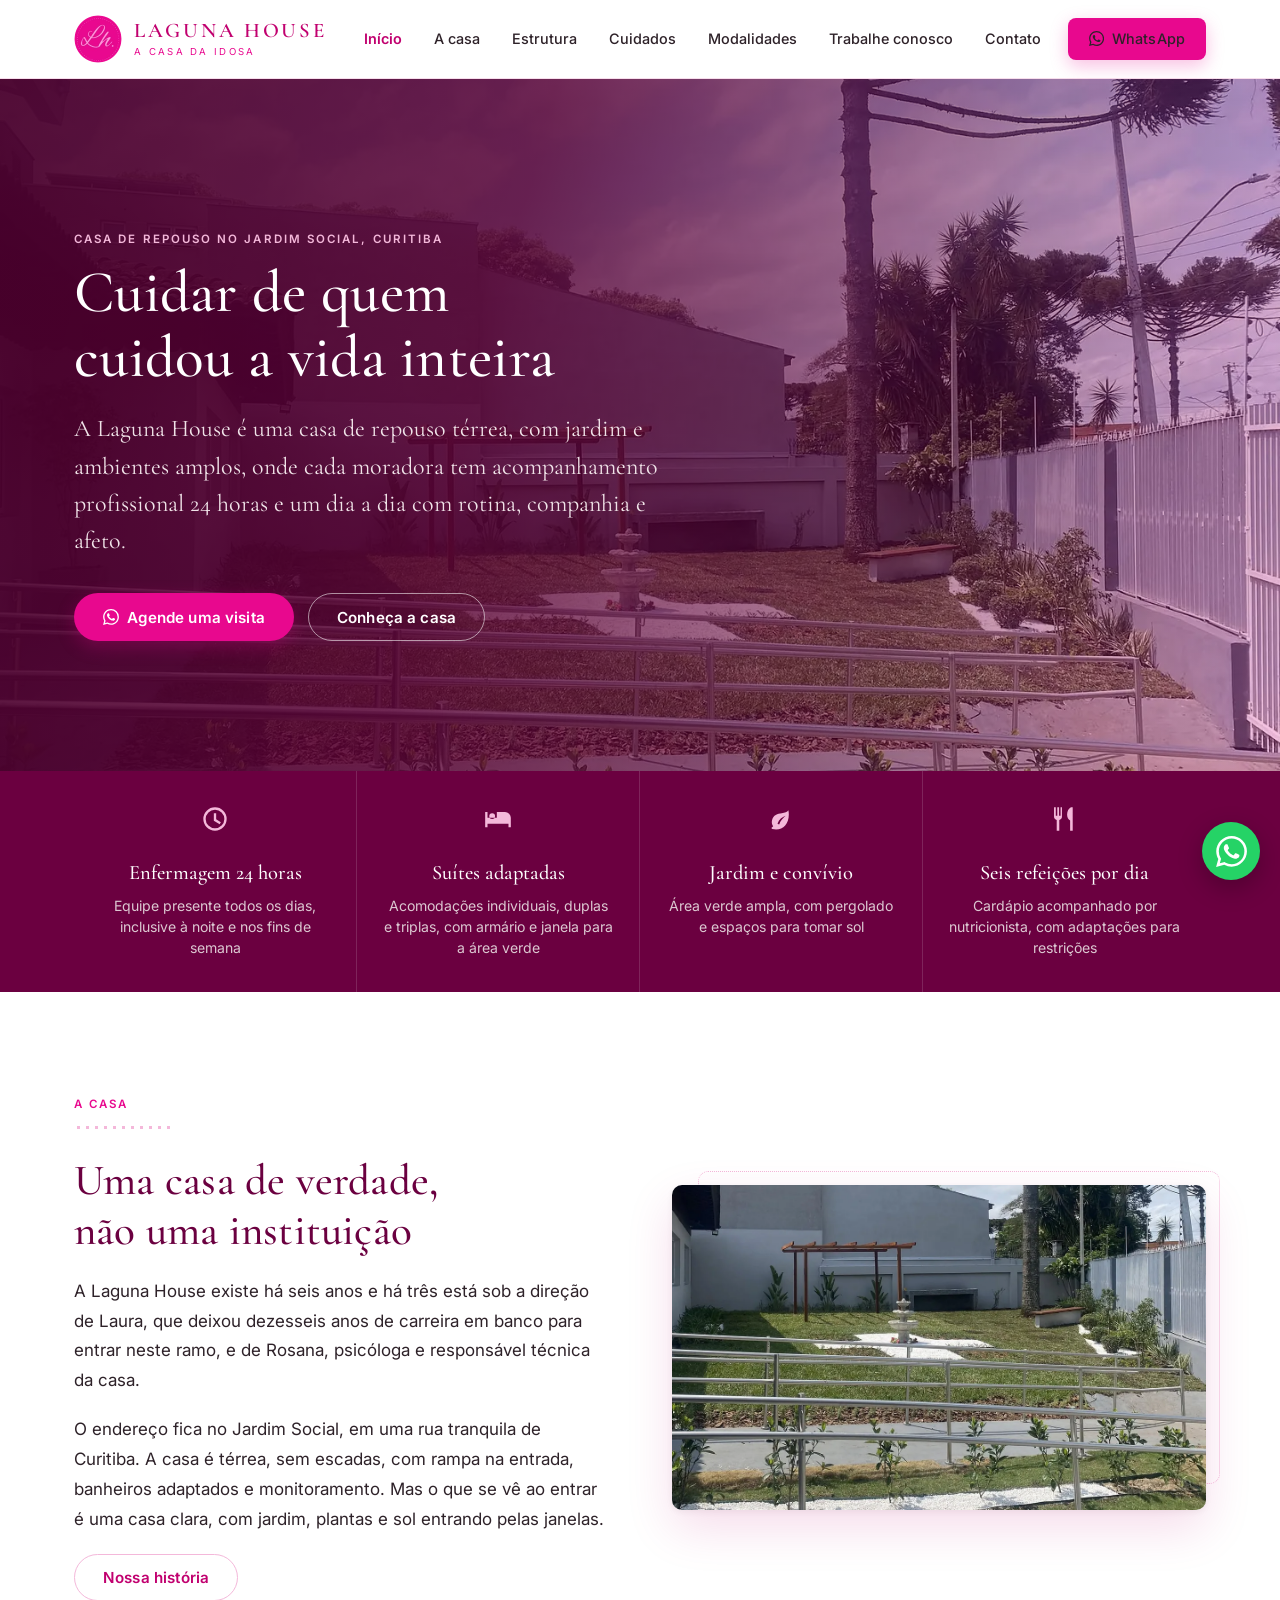
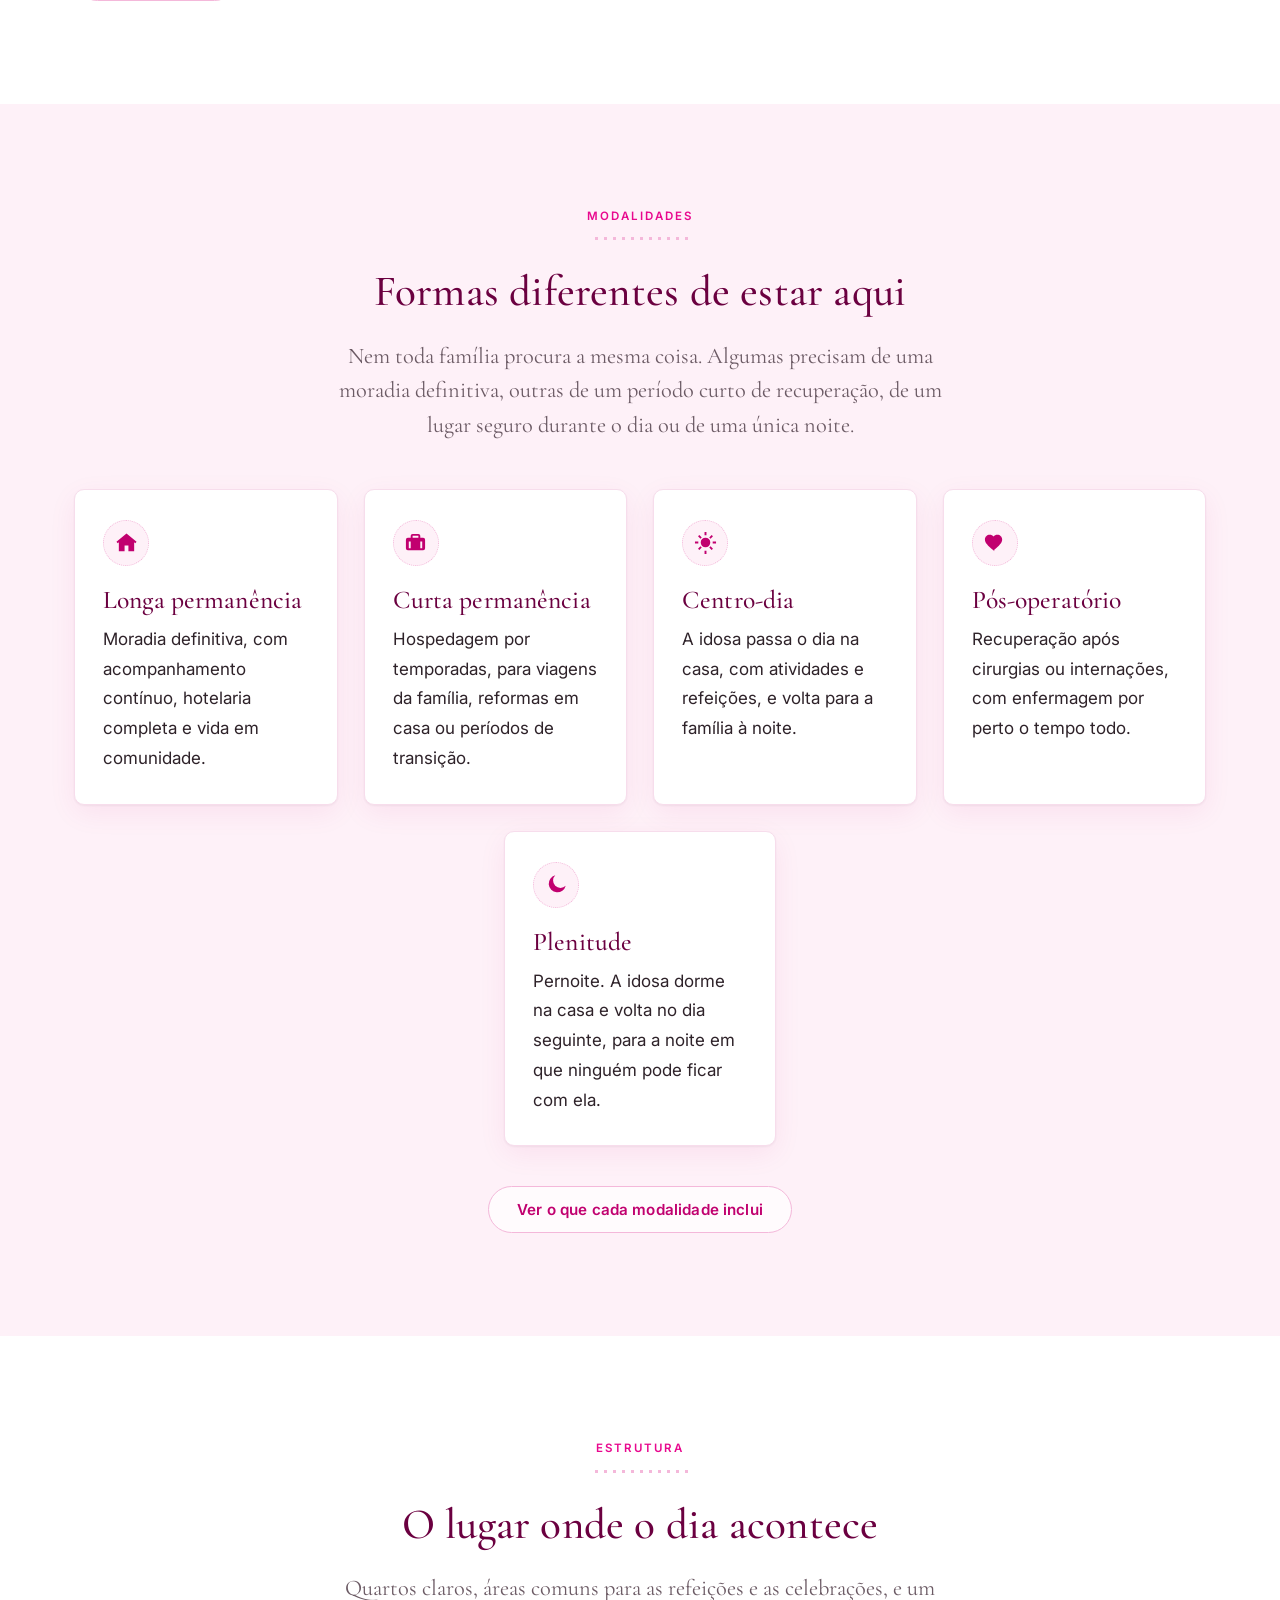
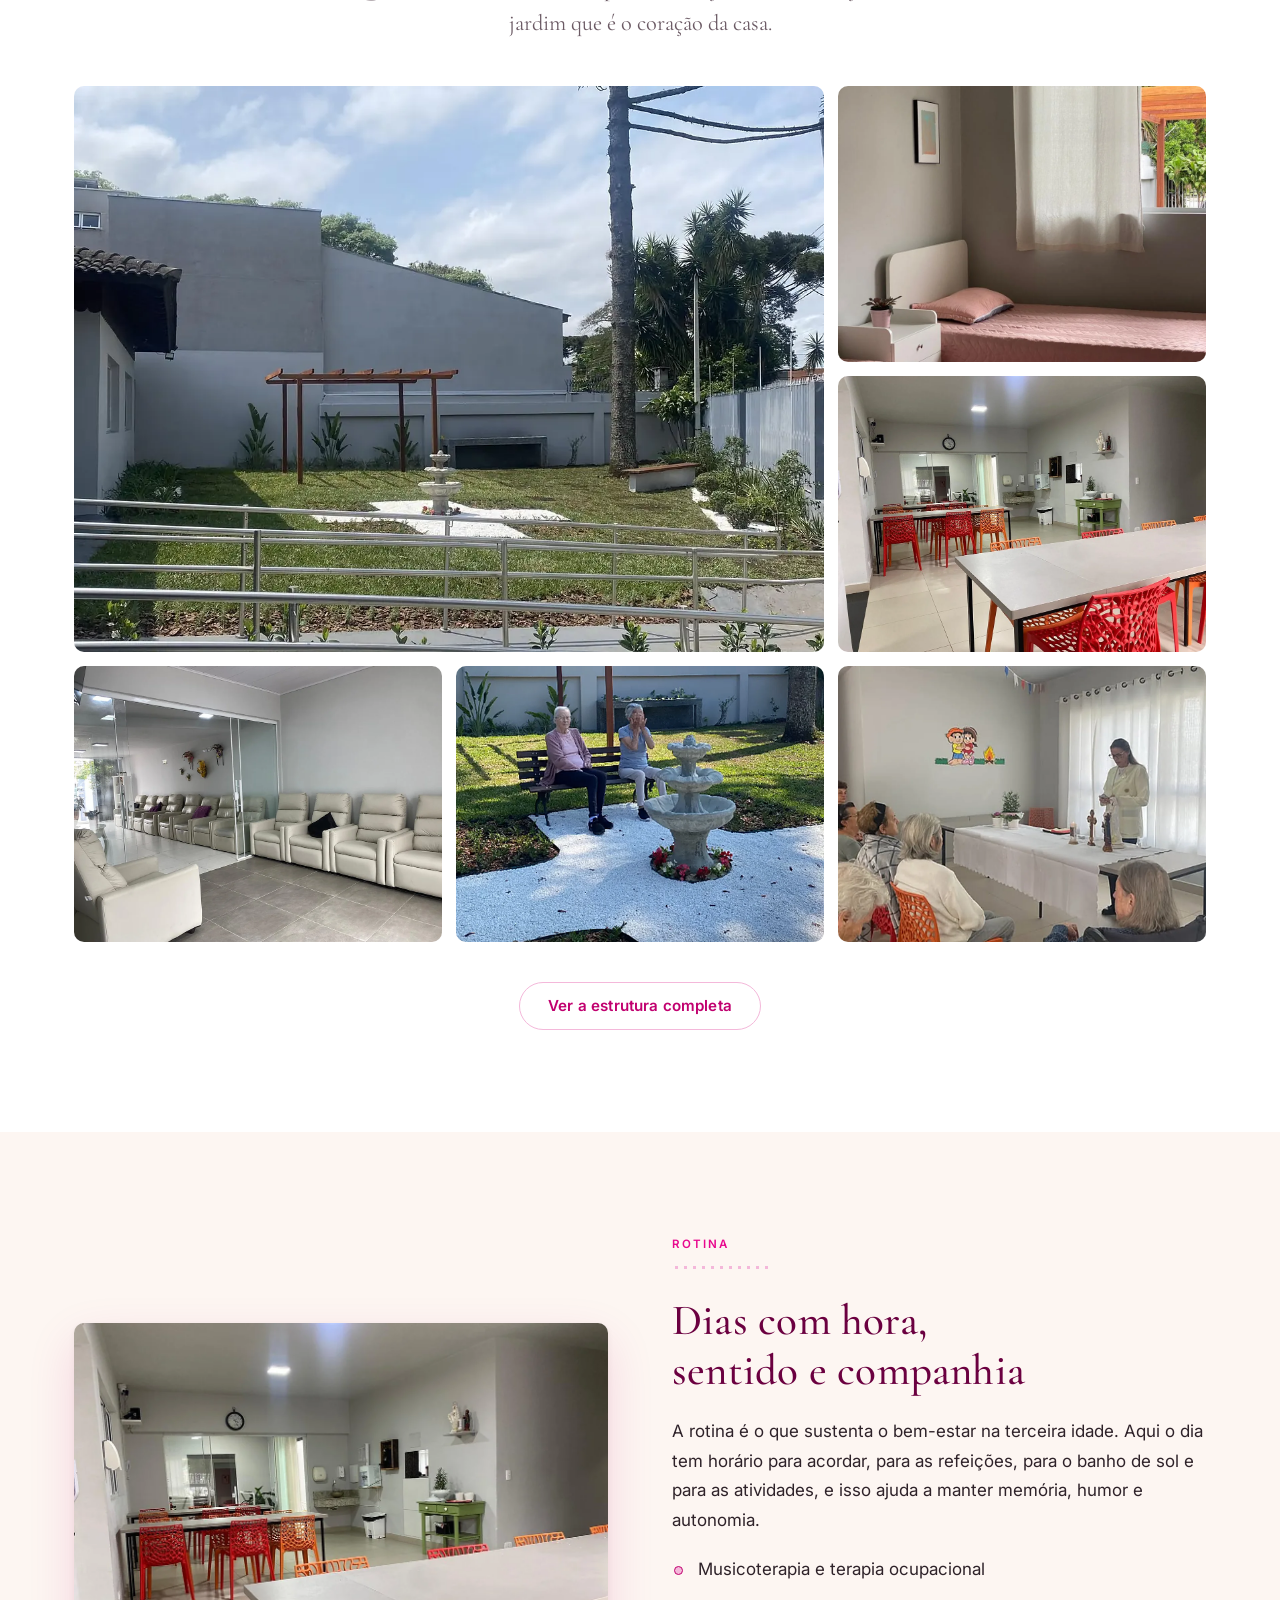
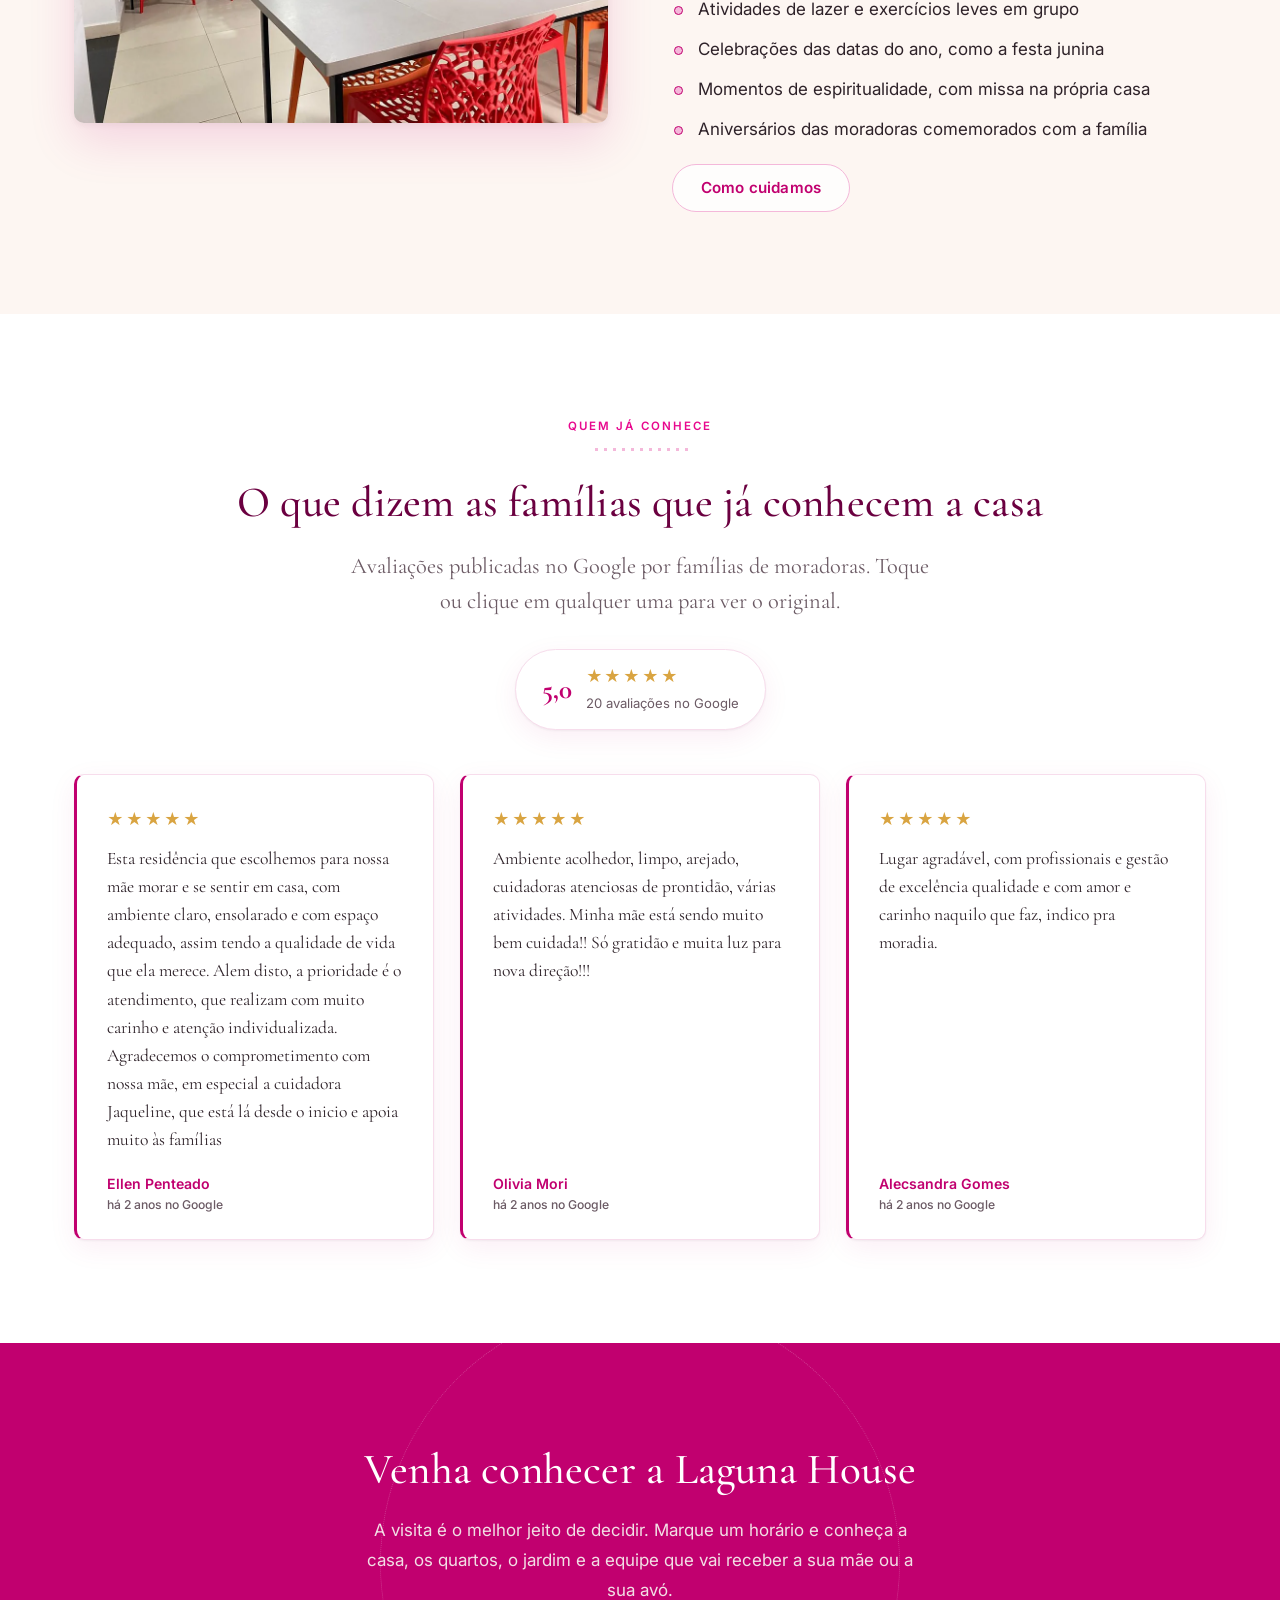
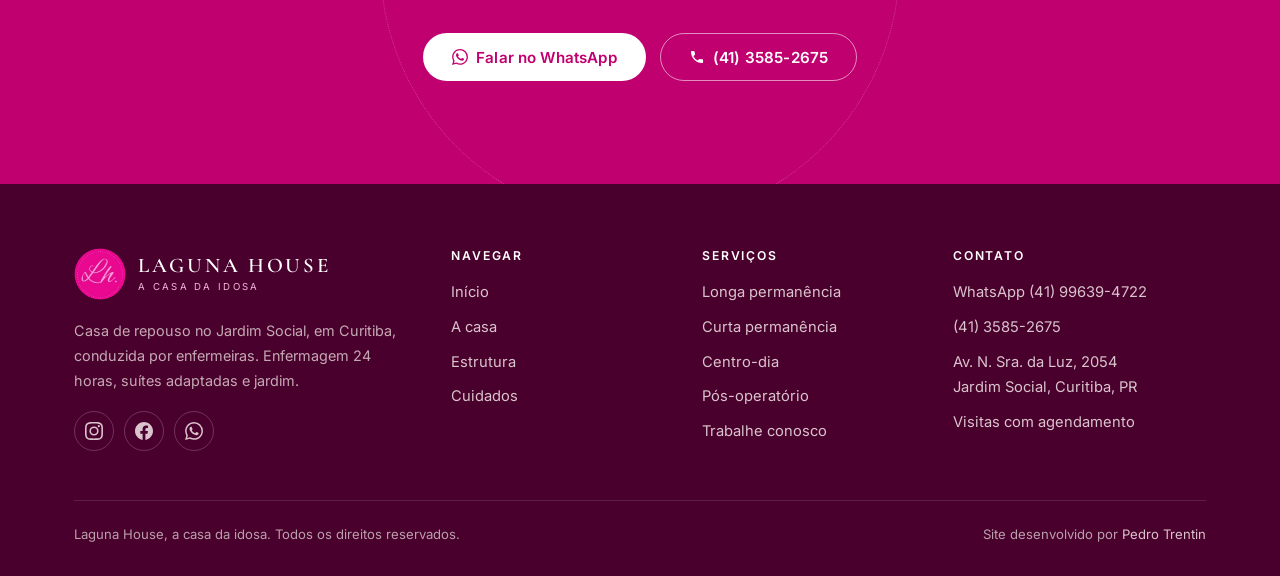
<file: index.html>
<!doctype html>
<html lang="pt-BR">
<head>
<meta charset="utf-8">
<meta name="viewport" content="width=device-width,initial-scale=1">
<title>Laguna House, casa de repouso no Jardim Social, Curitiba</title>
<meta name="description" content="Casa de repouso feminina no Jardim Social, em Curitiba. Enfermagem 24 horas, suítes adaptadas, jardim e seis refeições por dia. Agende uma visita.">
<meta name="author" content="Laguna House">
<meta name="robots" content="index,follow">
<link rel="canonical" href="https://casaderepousolaguna.com.br/">
<meta property="og:type" content="website">
<meta property="og:locale" content="pt_BR">
<meta property="og:site_name" content="Laguna House">
<meta property="og:title" content="Laguna House, casa de repouso no Jardim Social, Curitiba">
<meta property="og:description" content="Casa de repouso feminina no Jardim Social, em Curitiba. Enfermagem 24 horas, suítes adaptadas, jardim e seis refeições por dia. Agende uma visita.">
<meta property="og:url" content="https://casaderepousolaguna.com.br/">
<meta property="og:image" content="https://casaderepousolaguna.com.br/img/og-rosa.jpg">
<meta property="og:image:width" content="1200">
<meta property="og:image:height" content="630">
<meta name="twitter:card" content="summary_large_image">
<meta name="geo.region" content="BR-PR">
<meta name="geo.placename" content="Curitiba">
<meta name="theme-color" content="#82002D">
<link rel="icon" href="/favicon.ico" sizes="any"><link rel="apple-touch-icon" href="/img/apple-touch-icon-rosa.png"><script type="application/ld+json">
{"@context":"https://schema.org","@type":"AssistedLivingResidence","name":"Laguna House",
"alternateName":"A Casa da Idosa","url":"https://casaderepousolaguna.com.br","image":"https://casaderepousolaguna.com.br/img/og-rosa.jpg","telephone":"+55 41 3585-2675",
"priceRange":"$$","address":{"@type":"PostalAddress","streetAddress":"Av. Nossa Senhora da Luz, 2054",
"addressLocality":"Curitiba","addressRegion":"PR","addressCountry":"BR"},
"areaServed":"Curitiba e Região Metropolitana","sameAs":["https://www.instagram.com/lagunahousecasadaidosa","https://www.facebook.com/profile.php?id=61567400305772"]}
</script>
<link rel="preconnect" href="https://fonts.googleapis.com">
<link rel="preconnect" href="https://fonts.gstatic.com" crossorigin>
<link href="https://fonts.googleapis.com/css2?family=Cormorant+Garamond:wght@400;500;600&family=Inter:wght@400;500;600&display=swap" rel="stylesheet">
<link rel="stylesheet" href="assets/site.css">
</head>
<body>
<a class="pular" href="#conteudo">Pular para o conteúdo</a>
<header class="topo">
  <div class="wrap topo-in">
    <a class="marca" href="index.html" aria-label="Laguna House, página inicial">
      <img src="img/selo-rosa-96.webp" alt="" width="48" height="48">
      <span class="marca-txt"><span class="marca-nome">Laguna House</span><span class="marca-sub">A casa da idosa</span></span>
    </a>
    <button class="menu-btn" aria-label="Abrir menu" aria-expanded="false" aria-controls="menu">
      <svg viewBox="0 0 24 24" aria-hidden="true"><path d="M3 6h18v2H3V6zm0 5h18v2H3v-2zm0 5h18v2H3v-2z"/></svg>
    </button>
    <nav class="nav" id="menu" aria-label="Menu principal">
      <a href="index.html" data-rota="index" class="ativo">Início</a>
      <a href="sobre.html" data-rota="sobre">A casa</a>
      <a href="estrutura.html" data-rota="estrutura">Estrutura</a>
      <a href="cuidados.html" data-rota="cuidados">Cuidados</a>
      <a href="modalidades.html" data-rota="modalidades">Modalidades</a>
      <a href="trabalhe-conosco.html" data-rota="trabalhe-conosco">Trabalhe conosco</a>
      <a href="contato.html" data-rota="contato">Contato</a>
      <a class="btn btn-primario" href="https://wa.me/5541996394722?text=Ol%C3%A1%21%20Vim%20pelo%20site%20e%20gostaria%20de%20informa%C3%A7%C3%B5es%20sobre%20a%20Laguna%20House." target="_blank" rel="noopener"><svg class="ico" viewBox="0 0 24 24" aria-hidden="true" focusable="false"><path d="M17.5 14.4c-.3-.15-1.76-.87-2.03-.97-.27-.1-.47-.15-.67.15-.2.3-.77.97-.94 1.16-.17.2-.35.22-.64.08-.3-.15-1.26-.47-2.4-1.48-.88-.79-1.48-1.76-1.65-2.06-.17-.3-.02-.46.13-.6.13-.14.3-.35.44-.53.15-.17.2-.3.3-.5.1-.19.05-.37-.02-.52-.08-.15-.67-1.61-.92-2.2-.24-.58-.49-.5-.67-.51h-.57c-.2 0-.52.07-.79.37-.27.3-1.04 1.02-1.04 2.48s1.07 2.87 1.21 3.07c.15.2 2.1 3.2 5.08 4.49.71.3 1.26.49 1.7.62.71.23 1.36.2 1.87.12.57-.09 1.75-.72 2-1.41.25-.7.25-1.29.18-1.42-.08-.12-.28-.2-.57-.34m-5.42 7.4a9.87 9.87 0 0 1-5.03-1.38l-.36-.21-3.74.98 1-3.65-.24-.37A9.86 9.86 0 0 1 2.2 11.9C2.2 6.45 6.63 2.02 12.08 2.02a9.82 9.82 0 0 1 6.99 2.9 9.83 9.83 0 0 1 2.89 6.99c0 5.45-4.44 9.88-9.88 9.88m8.41-18.3A11.82 11.82 0 0 0 12.08 0C5.52 0 .19 5.34.18 11.9c0 2.1.55 4.14 1.59 5.95L.08 24l6.3-1.65a11.88 11.88 0 0 0 5.69 1.45h.01c6.55 0 11.89-5.34 11.89-11.9a11.82 11.82 0 0 0-3.48-8.4z"/></svg> WhatsApp</a>
    </nav>
  </div>
</header><main id="conteudo"><section class="hero">
  <img class="fundo" src="img/fachada.webp" alt="Jardim da Laguna House, com araucária, pergolado de madeira e chafariz, visto da rampa de acesso" fetchpriority="high" width="1800" height="1012">
  <div class="wrap">
    <div class="hero-in">
      <span class="etiqueta">Casa de repouso no Jardim Social, Curitiba</span>
      <h1>Cuidar de quem cuidou a vida inteira</h1>
      <p>A Laguna House é uma casa de repouso térrea, com jardim e ambientes amplos, onde cada moradora tem acompanhamento profissional 24 horas e um dia a dia com rotina, companhia e afeto.</p>
      <div class="btns">
        <a class="btn btn-primario" href="https://wa.me/5541996394722?text=Ol%C3%A1%21%20Vim%20pelo%20site%20e%20gostaria%20de%20informa%C3%A7%C3%B5es%20sobre%20a%20Laguna%20House." target="_blank" rel="noopener"><svg class="ico" viewBox="0 0 24 24" aria-hidden="true" focusable="false"><path d="M17.5 14.4c-.3-.15-1.76-.87-2.03-.97-.27-.1-.47-.15-.67.15-.2.3-.77.97-.94 1.16-.17.2-.35.22-.64.08-.3-.15-1.26-.47-2.4-1.48-.88-.79-1.48-1.76-1.65-2.06-.17-.3-.02-.46.13-.6.13-.14.3-.35.44-.53.15-.17.2-.3.3-.5.1-.19.05-.37-.02-.52-.08-.15-.67-1.61-.92-2.2-.24-.58-.49-.5-.67-.51h-.57c-.2 0-.52.07-.79.37-.27.3-1.04 1.02-1.04 2.48s1.07 2.87 1.21 3.07c.15.2 2.1 3.2 5.08 4.49.71.3 1.26.49 1.7.62.71.23 1.36.2 1.87.12.57-.09 1.75-.72 2-1.41.25-.7.25-1.29.18-1.42-.08-.12-.28-.2-.57-.34m-5.42 7.4a9.87 9.87 0 0 1-5.03-1.38l-.36-.21-3.74.98 1-3.65-.24-.37A9.86 9.86 0 0 1 2.2 11.9C2.2 6.45 6.63 2.02 12.08 2.02a9.82 9.82 0 0 1 6.99 2.9 9.83 9.83 0 0 1 2.89 6.99c0 5.45-4.44 9.88-9.88 9.88m8.41-18.3A11.82 11.82 0 0 0 12.08 0C5.52 0 .19 5.34.18 11.9c0 2.1.55 4.14 1.59 5.95L.08 24l6.3-1.65a11.88 11.88 0 0 0 5.69 1.45h.01c6.55 0 11.89-5.34 11.89-11.9a11.82 11.82 0 0 0-3.48-8.4z"/></svg> Agende uma visita</a>
        <a class="btn btn-vazado-claro" href="estrutura.html">Conheça a casa</a>
      </div>
    </div>
  </div>
</section>

<section class="faixa">
  <div class="wrap">
    <div class="grade g4">
      <div class="item"><svg class="ico" viewBox="0 0 24 24" aria-hidden="true" focusable="false"><path d="M12 2a10 10 0 1 0 0 20 10 10 0 0 0 0-20zm0 18a8 8 0 1 1 0-16 8 8 0 0 1 0 16zm1-13h-2v6.4l5 3 1-1.7-4-2.4V7z"/></svg><strong>Enfermagem 24 horas</strong><span>Equipe presente todos os dias, inclusive à noite e nos fins de semana</span></div>
      <div class="item"><svg class="ico" viewBox="0 0 24 24" aria-hidden="true" focusable="false"><path d="M3 6H1v13h2v-3h18v3h2v-8a5 5 0 0 0-5-5h-7v5H3V6zm4 1a2.5 2.5 0 1 1 0 5 2.5 2.5 0 0 1 0-5z"/></svg><strong>Suítes adaptadas</strong><span>Acomodações individuais, duplas e triplas, com armário e janela para a área verde</span></div>
      <div class="item"><svg class="ico" viewBox="0 0 24 24" aria-hidden="true" focusable="false"><path d="M4.5 20.5c7.9 2 14.2-3.2 14.2-12.4 0-1.2-.1-2.4-.4-3.5-1.1 1.7-2.9 2.2-5.6 2.5C9 7.6 5.4 8.6 4.3 13c-.5 2 0 3.9 1 5.2l-1.6 1.5.8.8zM9 16c1.3-3.6 3.9-5.8 7-6.8-2.2 1.9-4.4 4.2-5.6 7.6L9 16z"/></svg><strong>Jardim e convívio</strong><span>Área verde ampla, com pergolado e espaços para tomar sol</span></div>
      <div class="item"><svg class="ico" viewBox="0 0 24 24" aria-hidden="true" focusable="false"><path d="M8.2 2v7.2H6.9V2H5.4v7.2H4.1V2H2.6v8.1c0 1.4 1 2.5 2.3 2.8V22h2.2v-9.1c1.3-.3 2.3-1.4 2.3-2.8V2H8.2zm8.9 0c-2 1-3.3 3.4-3.3 6.2 0 2.4 1 4.3 2.6 5.1V22h2.2V2h-1.5z"/></svg><strong>Seis refeições por dia</strong><span>Cardápio acompanhado por nutricionista, com adaptações para restrições</span></div>
    </div>
  </div>
</section>

<section class="sec">
  <div class="wrap">
    <div class="duo">
      <div class="duo-txt">
        <span class="etiqueta">A casa</span>
        <div class="fio"></div>
        <h2>Uma casa de verdade, não uma instituição</h2>
        <p>A Laguna House existe há seis anos e há três está sob a direção de Laura, que deixou dezesseis anos de carreira em banco para entrar neste ramo, e de Rosana, psicóloga e responsável técnica da casa.</p>
        <p>O endereço fica no Jardim Social, em uma rua tranquila de Curitiba. A casa é térrea, sem escadas, com rampa na entrada, banheiros adaptados e monitoramento. Mas o que se vê ao entrar é uma casa clara, com jardim, plantas e sol entrando pelas janelas.</p>
        
        <div class="btns"><a class="btn btn-secundario" href="sobre.html">Nossa história</a></div>
      </div>
      <div class="moldura">
        <img src="img/jardim.webp" alt="Jardim da Laguna House com araucária, pergolado de madeira e chafariz" loading="lazy" width="1400" height="852">
      </div>
    </div>
  </div>
</section>

<section class="sec sec-lilas">
  <div class="wrap">
    <div class="centro" style="max-width:640px;margin:0 auto 46px">
      <span class="etiqueta">Modalidades</span>
      <div class="fio"></div>
      <h2>Formas diferentes de estar aqui</h2>
      <p class="chamada">Nem toda família procura a mesma coisa. Algumas precisam de uma moradia definitiva, outras de um período curto de recuperação, de um lugar seguro durante o dia ou de uma única noite.</p>
    </div>
    <div class="grade fluida">
      <article class="cartao">
        <div class="cartao-selo"><svg class="ico" viewBox="0 0 24 24" aria-hidden="true" focusable="false"><path d="M12 2.7 1.5 11.3l1.3 1.5L4 11.8V21h6v-6h4v6h6v-9.2l1.2 1 1.3-1.5L12 2.7z"/></svg></div>
        <h3>Longa permanência</h3>
        <p>Moradia definitiva, com acompanhamento contínuo, hotelaria completa e vida em comunidade.</p>
      </article>
      <article class="cartao">
        <div class="cartao-selo"><svg class="ico" viewBox="0 0 24 24" aria-hidden="true" focusable="false"><path d="M9 3h6a2 2 0 0 1 2 2v2h3a2 2 0 0 1 2 2v9a2 2 0 0 1-2 2H4a2 2 0 0 1-2-2V9a2 2 0 0 1 2-2h3V5a2 2 0 0 1 2-2zm0 4h6V5H9v2zm-2 4H5v7h2v-7zm12 0h-2v7h2v-7z"/></svg></div>
        <h3>Curta permanência</h3>
        <p>Hospedagem por temporadas, para viagens da família, reformas em casa ou períodos de transição.</p>
      </article>
      <article class="cartao">
        <div class="cartao-selo"><svg class="ico" viewBox="0 0 24 24" aria-hidden="true" focusable="false"><path d="M12 7a5 5 0 1 0 0 10 5 5 0 0 0 0-10zm-1-6h2v3.5h-2V1zm0 19.5h2V24h-2v-3.5zM1 11h3.5v2H1v-2zm18.5 0H23v2h-3.5v-2zM4.2 5.6l1.4-1.4 2.5 2.5-1.4 1.4-2.5-2.5zm11.7 11.7 1.4-1.4 2.5 2.5-1.4 1.4-2.5-2.5zM18.4 4.2l1.4 1.4-2.5 2.5-1.4-1.4 2.5-2.5zM6.7 15.9l1.4 1.4-2.5 2.5-1.4-1.4 2.5-2.5z"/></svg></div>
        <h3>Centro-dia</h3>
        <p>A idosa passa o dia na casa, com atividades e refeições, e volta para a família à noite.</p>
      </article>
      <article class="cartao">
        <div class="cartao-selo"><svg class="ico" viewBox="0 0 24 24" aria-hidden="true" focusable="false"><path d="M12 21.2 10.5 19.9C5.1 15.1 2 12.3 2 8.8 2 6 4.2 3.8 7 3.8c1.6 0 3.1.7 4 1.9.9-1.2 2.4-1.9 4-1.9 2.8 0 5 2.2 5 5 0 3.5-3.1 6.3-8.5 11.1L12 21.2z"/></svg></div>
        <h3>Pós-operatório</h3>
        <p>Recuperação após cirurgias ou internações, com enfermagem por perto o tempo todo.</p>
      </article>
      <article class="cartao">
        <div class="cartao-selo"><svg class="ico" viewBox="0 0 24 24" aria-hidden="true" focusable="false"><path d="M21.6 13.3A9 9 0 1 1 10.7 2.4a7 7 0 0 0 10.9 10.9z"/></svg></div>
        <h3>Plenitude</h3>
        <p>Pernoite. A idosa dorme na casa e volta no dia seguinte, para a noite em que ninguém pode ficar com ela.</p>
      </article>
    </div>
    <div class="centro" style="margin-top:40px"><a class="btn btn-secundario" href="modalidades.html">Ver o que cada modalidade inclui</a></div>
  </div>
</section>

<section class="sec">
  <div class="wrap">
    <div class="centro" style="max-width:640px;margin:0 auto 46px">
      <span class="etiqueta">Estrutura</span>
      <div class="fio"></div>
      <h2>O lugar onde o dia acontece</h2>
      <p class="chamada">Quartos claros, áreas comuns para as refeições e as celebrações, e um jardim que é o coração da casa.</p>
    </div>
    <div class="galeria">
      <figure class="g-destaque"><img src="img/fachada.webp" alt="Jardim visto da rampa de acesso, com araucária e chafariz" loading="lazy"><figcaption>O jardim, visto da rampa de acesso</figcaption></figure>
      <figure><img src="img/quarto-duplo-card.webp" alt="Suíte com duas camas e janela para a área verde" loading="lazy"><figcaption>Suíte com vista para o jardim</figcaption></figure>
      <figure><img src="img/refeitorio-card.webp" alt="Refeitório com mesas amplas e cadeiras coloridas" loading="lazy"><figcaption>Refeitório</figcaption></figure>
      <figure><img src="img/convivencia-card.webp" alt="Sala de convivência com poltronas reclináveis" loading="lazy"><figcaption>Sala de convivência</figcaption></figure>
      <figure><img src="img/convivio-jardim.webp" alt="Moradoras sentadas em banco no jardim, ao lado do chafariz" loading="lazy"><figcaption>Manhã de sol no jardim</figcaption></figure>
      <figure><img src="img/festa-junina.webp" alt="Festa junina na sala de convivência" loading="lazy"><figcaption>Festa junina na sala de convivência</figcaption></figure>
    </div>
    <div class="centro" style="margin-top:40px"><a class="btn btn-secundario" href="estrutura.html">Ver a estrutura completa</a></div>
  </div>
</section>

<section class="sec sec-creme">
  <div class="wrap">
    <div class="duo inverso">
      <div class="duo-txt">
        <span class="etiqueta">Rotina</span>
        <div class="fio"></div>
        <h2>Dias com hora, sentido e companhia</h2>
        <p>A rotina é o que sustenta o bem-estar na terceira idade. Aqui o dia tem horário para acordar, para as refeições, para o banho de sol e para as atividades, e isso ajuda a manter memória, humor e autonomia.</p>
        <ul class="lista">
          <li>Musicoterapia e terapia ocupacional</li>
          <li>Atividades de lazer e exercícios leves em grupo</li>
          <li>Celebrações das datas do ano, como a festa junina</li>
          <li>Momentos de espiritualidade, com missa na própria casa</li>
          <li>Aniversários das moradoras comemorados com a família</li>
        </ul>
        
        <div class="btns"><a class="btn btn-secundario" href="cuidados.html">Como cuidamos</a></div>
      </div>
      <div class="moldura">
        <img src="img/refeitorio-card.webp" alt="Refeitório da casa, com mesas amplas e espaço de circulação" loading="lazy" width="1100" height="825">
      </div>
    </div>
  </div>
</section>

<section class="sec">
  <div class="wrap centro">
    <span class="etiqueta">Quem já conhece</span>
    <div class="fio"></div>
    <h2>O que dizem as famílias que já conhecem a casa</h2>
    <p class="chamada" style="max-width:600px;margin:0 auto 30px">Avaliações publicadas no Google por famílias de moradoras. Toque ou clique em qualquer uma para ver o original.</p>
    <div style="margin:0 0 44px"><a class="nota-google" href="https://maps.app.goo.gl/RefsH612ohSBY5xH7" target="_blank" rel="noopener"><strong>5,0</strong><span><span class="estrelas" aria-hidden="true">★★★★★</span><br><span class="nota-total">20 avaliações no Google</span></span></a></div>
    <div class="grade g3"><a class="citacao" href="https://maps.app.goo.gl/RefsH612ohSBY5xH7" target="_blank" rel="noopener"><div class="estrelas" aria-hidden="true">★★★★★</div><p>Esta residência que escolhemos para nossa mãe morar e se sentir em casa, com ambiente claro, ensolarado e com espaço adequado, assim tendo a qualidade de vida que ela merece. Alem disto, a prioridade é o atendimento, que realizam com muito carinho e atenção individualizada. Agradecemos o comprometimento com nossa mãe, em especial a cuidadora Jaqueline, que está lá desde o inicio e apoia muito às famílias</p><div class="autor">Ellen Penteado <span>há 2 anos no Google</span></div></a><a class="citacao" href="https://maps.app.goo.gl/AbohMbVJFXfRyCQq6" target="_blank" rel="noopener"><div class="estrelas" aria-hidden="true">★★★★★</div><p>Ambiente acolhedor, limpo, arejado, cuidadoras atenciosas de prontidão, várias atividades. Minha mãe está sendo muito bem cuidada!! Só gratidão e muita luz para nova direção!!!</p><div class="autor">Olivia Mori <span>há 2 anos no Google</span></div></a><a class="citacao" href="https://maps.app.goo.gl/1jtPCSABnLnyJkj8A" target="_blank" rel="noopener"><div class="estrelas" aria-hidden="true">★★★★★</div><p>Lugar agradável, com profissionais e gestão de excelência qualidade e com amor e carinho naquilo que faz, indico pra moradia.</p><div class="autor">Alecsandra Gomes <span>há 2 anos no Google</span></div></a></div>
    
  </div>
</section>

<section class="sec cta-final">
  <div class="wrap">
    <h2>Venha conhecer a Laguna House</h2>
    <p>A visita é o melhor jeito de decidir. Marque um horário e conheça a casa, os quartos, o jardim e a equipe que vai receber a sua mãe ou a sua avó.</p>
    <div class="btns centro" style="justify-content:center;margin-top:28px">
      <a class="btn btn-claro" href="https://wa.me/5541996394722?text=Ol%C3%A1%21%20Vim%20pelo%20site%20e%20gostaria%20de%20informa%C3%A7%C3%B5es%20sobre%20a%20Laguna%20House." target="_blank" rel="noopener"><svg class="ico" viewBox="0 0 24 24" aria-hidden="true" focusable="false"><path d="M17.5 14.4c-.3-.15-1.76-.87-2.03-.97-.27-.1-.47-.15-.67.15-.2.3-.77.97-.94 1.16-.17.2-.35.22-.64.08-.3-.15-1.26-.47-2.4-1.48-.88-.79-1.48-1.76-1.65-2.06-.17-.3-.02-.46.13-.6.13-.14.3-.35.44-.53.15-.17.2-.3.3-.5.1-.19.05-.37-.02-.52-.08-.15-.67-1.61-.92-2.2-.24-.58-.49-.5-.67-.51h-.57c-.2 0-.52.07-.79.37-.27.3-1.04 1.02-1.04 2.48s1.07 2.87 1.21 3.07c.15.2 2.1 3.2 5.08 4.49.71.3 1.26.49 1.7.62.71.23 1.36.2 1.87.12.57-.09 1.75-.72 2-1.41.25-.7.25-1.29.18-1.42-.08-.12-.28-.2-.57-.34m-5.42 7.4a9.87 9.87 0 0 1-5.03-1.38l-.36-.21-3.74.98 1-3.65-.24-.37A9.86 9.86 0 0 1 2.2 11.9C2.2 6.45 6.63 2.02 12.08 2.02a9.82 9.82 0 0 1 6.99 2.9 9.83 9.83 0 0 1 2.89 6.99c0 5.45-4.44 9.88-9.88 9.88m8.41-18.3A11.82 11.82 0 0 0 12.08 0C5.52 0 .19 5.34.18 11.9c0 2.1.55 4.14 1.59 5.95L.08 24l6.3-1.65a11.88 11.88 0 0 0 5.69 1.45h.01c6.55 0 11.89-5.34 11.89-11.9a11.82 11.82 0 0 0-3.48-8.4z"/></svg> Falar no WhatsApp</a>
      <a class="btn btn-vazado-claro" href="tel:+554135852675"><svg class="ico" viewBox="0 0 24 24" aria-hidden="true" focusable="false"><path d="M6.6 10.8a15.1 15.1 0 0 0 6.6 6.6l2.2-2.2c.3-.3.7-.4 1.1-.2 1.2.4 2.4.6 3.7.6.6 0 1 .4 1 1V20c0 .6-.4 1-1 1A17 17 0 0 1 3 4c0-.6.4-1 1-1h3.5c.6 0 1 .4 1 1 0 1.3.2 2.5.6 3.7.1.4 0 .8-.2 1.1l-2.3 2z"/></svg> (41) 3585-2675</a>
    </div>
  </div>
</section>
</main><footer class="rodape">
  <div class="wrap">
    <div class="rodape-grade">
      <div>
        <a class="marca" href="index.html">
          <img src="img/selo-rosa-96.webp" alt="" width="52" height="52">
          <span class="marca-txt"><span class="marca-nome">Laguna House</span><span class="marca-sub">A casa da idosa</span></span>
        </a>
        <p class="rodape-sobre">Casa de repouso no Jardim Social, em Curitiba, conduzida por enfermeiras. Enfermagem 24 horas, suítes adaptadas e jardim.</p>
        <div class="redes">
          <a href="https://www.instagram.com/lagunahousecasadaidosa" target="_blank" rel="noopener" aria-label="Instagram da Laguna House"><svg class="" viewBox="0 0 24 24" aria-hidden="true" focusable="false"><path d="M12 2.16c3.2 0 3.58.01 4.85.07 3.25.15 4.77 1.7 4.92 4.92.06 1.27.07 1.65.07 4.85 0 3.2-.01 3.58-.07 4.85-.15 3.23-1.66 4.77-4.92 4.92-1.27.06-1.64.07-4.85.07-3.2 0-3.58-.01-4.85-.07-3.26-.15-4.77-1.7-4.92-4.92-.06-1.27-.07-1.64-.07-4.85 0-3.2.01-3.58.07-4.85.15-3.23 1.66-4.77 4.92-4.92 1.27-.06 1.65-.07 4.85-.07zm0-2.16C8.74 0 8.33.01 7.05.07 2.7.27.28 2.69.07 7.05.01 8.33 0 8.74 0 12s.01 3.67.07 4.95c.2 4.36 2.62 6.78 6.98 6.98 1.28.06 1.69.07 4.95.07s3.67-.01 4.95-.07c4.35-.2 6.78-2.62 6.98-6.98.06-1.28.07-1.69.07-4.95s-.01-3.67-.07-4.95c-.2-4.35-2.62-6.78-6.98-6.98C15.67.01 15.26 0 12 0zm0 5.84a6.16 6.16 0 1 0 0 12.32 6.16 6.16 0 0 0 0-12.32zM12 16a4 4 0 1 1 0-8 4 4 0 0 1 0 8zm6.4-11.85a1.44 1.44 0 1 0 0 2.89 1.44 1.44 0 0 0 0-2.89z"/></svg></a>
          <a href="https://www.facebook.com/profile.php?id=61567400305772" target="_blank" rel="noopener" aria-label="Facebook da Laguna House"><svg class="" viewBox="0 0 24 24" aria-hidden="true" focusable="false"><path d="M24 12.07C24 5.44 18.63.07 12 .07S0 5.44 0 12.07c0 5.99 4.39 10.95 10.13 11.85v-8.38H7.08v-3.47h3.05V9.43c0-3.01 1.79-4.67 4.53-4.67 1.31 0 2.69.24 2.69.24v2.95h-1.52c-1.49 0-1.95.93-1.95 1.87v2.25h3.33l-.54 3.47h-2.8v8.38C19.61 23.02 24 18.06 24 12.07z"/></svg></a>
          <a href="https://wa.me/5541996394722?text=Ol%C3%A1%21%20Vim%20pelo%20site%20e%20gostaria%20de%20informa%C3%A7%C3%B5es%20sobre%20a%20Laguna%20House." target="_blank" rel="noopener" aria-label="WhatsApp da Laguna House"><svg class="" viewBox="0 0 24 24" aria-hidden="true" focusable="false"><path d="M17.5 14.4c-.3-.15-1.76-.87-2.03-.97-.27-.1-.47-.15-.67.15-.2.3-.77.97-.94 1.16-.17.2-.35.22-.64.08-.3-.15-1.26-.47-2.4-1.48-.88-.79-1.48-1.76-1.65-2.06-.17-.3-.02-.46.13-.6.13-.14.3-.35.44-.53.15-.17.2-.3.3-.5.1-.19.05-.37-.02-.52-.08-.15-.67-1.61-.92-2.2-.24-.58-.49-.5-.67-.51h-.57c-.2 0-.52.07-.79.37-.27.3-1.04 1.02-1.04 2.48s1.07 2.87 1.21 3.07c.15.2 2.1 3.2 5.08 4.49.71.3 1.26.49 1.7.62.71.23 1.36.2 1.87.12.57-.09 1.75-.72 2-1.41.25-.7.25-1.29.18-1.42-.08-.12-.28-.2-.57-.34m-5.42 7.4a9.87 9.87 0 0 1-5.03-1.38l-.36-.21-3.74.98 1-3.65-.24-.37A9.86 9.86 0 0 1 2.2 11.9C2.2 6.45 6.63 2.02 12.08 2.02a9.82 9.82 0 0 1 6.99 2.9 9.83 9.83 0 0 1 2.89 6.99c0 5.45-4.44 9.88-9.88 9.88m8.41-18.3A11.82 11.82 0 0 0 12.08 0C5.52 0 .19 5.34.18 11.9c0 2.1.55 4.14 1.59 5.95L.08 24l6.3-1.65a11.88 11.88 0 0 0 5.69 1.45h.01c6.55 0 11.89-5.34 11.89-11.9a11.82 11.82 0 0 0-3.48-8.4z"/></svg></a>
        </div>
      </div>
      <div>
        <h4>Navegar</h4>
        <ul>
          <li><a href="index.html">Início</a></li>
          <li><a href="sobre.html">A casa</a></li>
          <li><a href="estrutura.html">Estrutura</a></li>
          <li><a href="cuidados.html">Cuidados</a></li>
        </ul>
      </div>
      <div>
        <h4>Serviços</h4>
        <ul>
          <li><a href="modalidades.html">Longa permanência</a></li>
          <li><a href="modalidades.html">Curta permanência</a></li>
          <li><a href="modalidades.html">Centro-dia</a></li>
          <li><a href="modalidades.html">Pós-operatório</a></li>
          <li><a href="trabalhe-conosco.html">Trabalhe conosco</a></li>
        </ul>
      </div>
      <div>
        <h4>Contato</h4>
        <ul>
          <li><a href="https://wa.me/5541996394722?text=Ol%C3%A1%21%20Vim%20pelo%20site%20e%20gostaria%20de%20informa%C3%A7%C3%B5es%20sobre%20a%20Laguna%20House." target="_blank" rel="noopener">WhatsApp (41) 99639-4722</a></li>
          <li><a href="tel:+554135852675">(41) 3585-2675</a></li>
          <li><a href="https://www.google.com/maps/search/?api=1&query=Av.+Nossa+Senhora+da+Luz,+2054,+Jardim+Social,+Curitiba+PR" target="_blank" rel="noopener">Av. N. Sra. da Luz, 2054<br>Jardim Social, Curitiba, PR</a></li>
          <li>Visitas com agendamento</li>
        </ul>
      </div>
    </div>
    <div class="rodape-base">
      <span>Laguna House, a casa da idosa. Todos os direitos reservados.</span>
      <span>Site desenvolvido por <a href="https://www.instagram.com/ph.trentin" target="_blank" rel="noopener">Pedro Trentin</a></span>
    </div>
  </div>
</footer>
<a class="zap" href="https://wa.me/5541996394722?text=Ol%C3%A1%21%20Vim%20pelo%20site%20e%20gostaria%20de%20informa%C3%A7%C3%B5es%20sobre%20a%20Laguna%20House." target="_blank" rel="noopener" aria-label="Falar no WhatsApp"><svg class="" viewBox="0 0 24 24" aria-hidden="true" focusable="false"><path d="M17.5 14.4c-.3-.15-1.76-.87-2.03-.97-.27-.1-.47-.15-.67.15-.2.3-.77.97-.94 1.16-.17.2-.35.22-.64.08-.3-.15-1.26-.47-2.4-1.48-.88-.79-1.48-1.76-1.65-2.06-.17-.3-.02-.46.13-.6.13-.14.3-.35.44-.53.15-.17.2-.3.3-.5.1-.19.05-.37-.02-.52-.08-.15-.67-1.61-.92-2.2-.24-.58-.49-.5-.67-.51h-.57c-.2 0-.52.07-.79.37-.27.3-1.04 1.02-1.04 2.48s1.07 2.87 1.21 3.07c.15.2 2.1 3.2 5.08 4.49.71.3 1.26.49 1.7.62.71.23 1.36.2 1.87.12.57-.09 1.75-.72 2-1.41.25-.7.25-1.29.18-1.42-.08-.12-.28-.2-.57-.34m-5.42 7.4a9.87 9.87 0 0 1-5.03-1.38l-.36-.21-3.74.98 1-3.65-.24-.37A9.86 9.86 0 0 1 2.2 11.9C2.2 6.45 6.63 2.02 12.08 2.02a9.82 9.82 0 0 1 6.99 2.9 9.83 9.83 0 0 1 2.89 6.99c0 5.45-4.44 9.88-9.88 9.88m8.41-18.3A11.82 11.82 0 0 0 12.08 0C5.52 0 .19 5.34.18 11.9c0 2.1.55 4.14 1.59 5.95L.08 24l6.3-1.65a11.88 11.88 0 0 0 5.69 1.45h.01c6.55 0 11.89-5.34 11.89-11.9a11.82 11.82 0 0 0-3.48-8.4z"/></svg></a>
<script src="assets/site.js"></script></body></html>
</file>
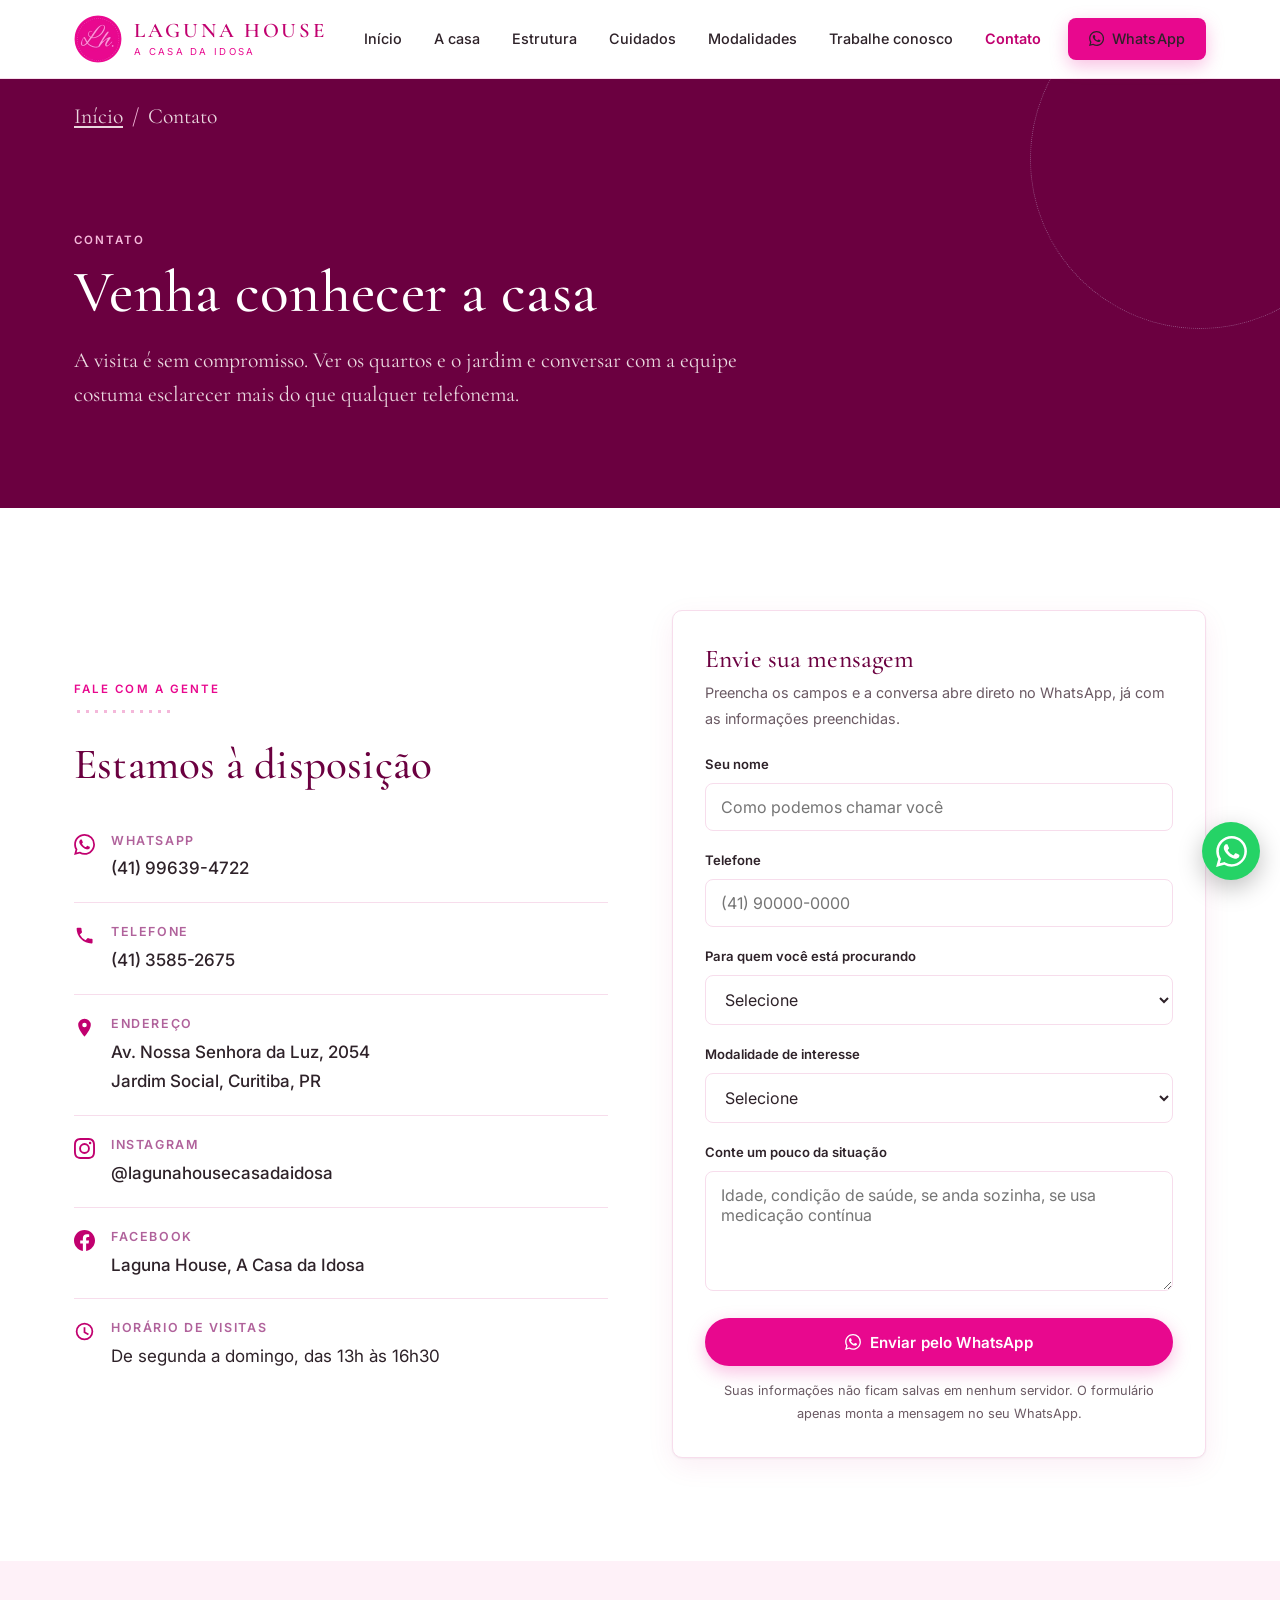
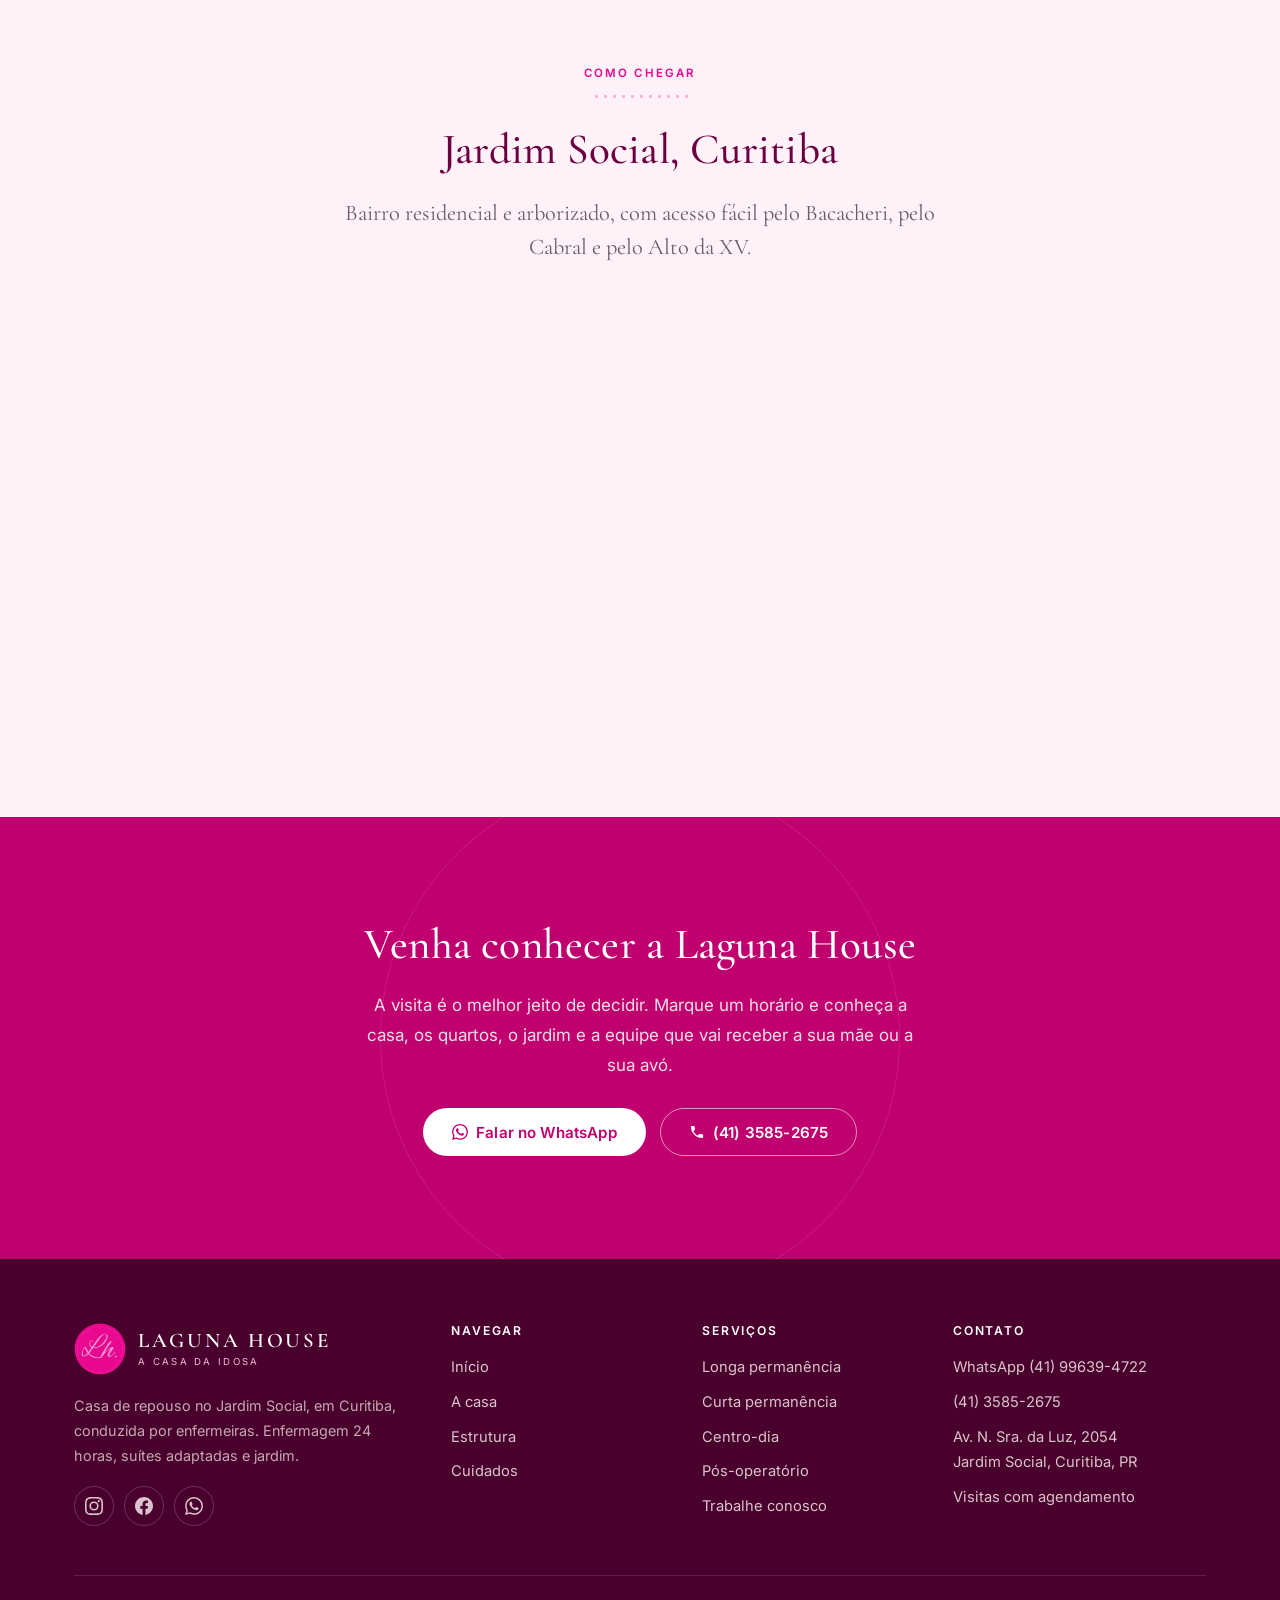
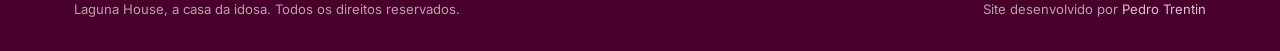
<file: contato.html>
<!doctype html>
<html lang="pt-BR">
<head>
<meta charset="utf-8">
<meta name="viewport" content="width=device-width,initial-scale=1">
<title>Contato e localização | Laguna House</title>
<meta name="description" content="WhatsApp (41) 99639-4722, telefone (41) 3585-2675 e endereço na Av. Nossa Senhora da Luz, 2054, Jardim Social, Curitiba. Agende uma visita.">
<meta name="author" content="Laguna House">
<meta name="robots" content="index,follow">
<link rel="canonical" href="https://casaderepousolaguna.com.br/contato.html">
<meta property="og:type" content="website">
<meta property="og:locale" content="pt_BR">
<meta property="og:site_name" content="Laguna House">
<meta property="og:title" content="Contato e localização | Laguna House">
<meta property="og:description" content="WhatsApp (41) 99639-4722, telefone (41) 3585-2675 e endereço na Av. Nossa Senhora da Luz, 2054, Jardim Social, Curitiba. Agende uma visita.">
<meta property="og:url" content="https://casaderepousolaguna.com.br/contato.html">
<meta property="og:image" content="https://casaderepousolaguna.com.br/img/og-rosa.jpg">
<meta property="og:image:width" content="1200">
<meta property="og:image:height" content="630">
<meta name="twitter:card" content="summary_large_image">
<meta name="geo.region" content="BR-PR">
<meta name="geo.placename" content="Curitiba">
<meta name="theme-color" content="#82002D">
<link rel="icon" href="/favicon.ico" sizes="any"><link rel="apple-touch-icon" href="/img/apple-touch-icon-rosa.png">
<link rel="preconnect" href="https://fonts.googleapis.com">
<link rel="preconnect" href="https://fonts.gstatic.com" crossorigin>
<link href="https://fonts.googleapis.com/css2?family=Cormorant+Garamond:wght@400;500;600&family=Inter:wght@400;500;600&display=swap" rel="stylesheet">
<link rel="stylesheet" href="assets/site.css">
</head>
<body>
<a class="pular" href="#conteudo">Pular para o conteúdo</a>
<header class="topo">
  <div class="wrap topo-in">
    <a class="marca" href="index.html" aria-label="Laguna House, página inicial">
      <img src="img/selo-rosa-96.webp" alt="" width="48" height="48">
      <span class="marca-txt"><span class="marca-nome">Laguna House</span><span class="marca-sub">A casa da idosa</span></span>
    </a>
    <button class="menu-btn" aria-label="Abrir menu" aria-expanded="false" aria-controls="menu">
      <svg viewBox="0 0 24 24" aria-hidden="true"><path d="M3 6h18v2H3V6zm0 5h18v2H3v-2zm0 5h18v2H3v-2z"/></svg>
    </button>
    <nav class="nav" id="menu" aria-label="Menu principal">
      <a href="index.html" data-rota="index">Início</a>
      <a href="sobre.html" data-rota="sobre">A casa</a>
      <a href="estrutura.html" data-rota="estrutura">Estrutura</a>
      <a href="cuidados.html" data-rota="cuidados">Cuidados</a>
      <a href="modalidades.html" data-rota="modalidades">Modalidades</a>
      <a href="trabalhe-conosco.html" data-rota="trabalhe-conosco">Trabalhe conosco</a>
      <a href="contato.html" data-rota="contato" class="ativo">Contato</a>
      <a class="btn btn-primario" href="https://wa.me/5541996394722?text=Ol%C3%A1%21%20Vim%20pelo%20site%20e%20gostaria%20de%20informa%C3%A7%C3%B5es%20sobre%20a%20Laguna%20House." target="_blank" rel="noopener"><svg class="ico" viewBox="0 0 24 24" aria-hidden="true" focusable="false"><path d="M17.5 14.4c-.3-.15-1.76-.87-2.03-.97-.27-.1-.47-.15-.67.15-.2.3-.77.97-.94 1.16-.17.2-.35.22-.64.08-.3-.15-1.26-.47-2.4-1.48-.88-.79-1.48-1.76-1.65-2.06-.17-.3-.02-.46.13-.6.13-.14.3-.35.44-.53.15-.17.2-.3.3-.5.1-.19.05-.37-.02-.52-.08-.15-.67-1.61-.92-2.2-.24-.58-.49-.5-.67-.51h-.57c-.2 0-.52.07-.79.37-.27.3-1.04 1.02-1.04 2.48s1.07 2.87 1.21 3.07c.15.2 2.1 3.2 5.08 4.49.71.3 1.26.49 1.7.62.71.23 1.36.2 1.87.12.57-.09 1.75-.72 2-1.41.25-.7.25-1.29.18-1.42-.08-.12-.28-.2-.57-.34m-5.42 7.4a9.87 9.87 0 0 1-5.03-1.38l-.36-.21-3.74.98 1-3.65-.24-.37A9.86 9.86 0 0 1 2.2 11.9C2.2 6.45 6.63 2.02 12.08 2.02a9.82 9.82 0 0 1 6.99 2.9 9.83 9.83 0 0 1 2.89 6.99c0 5.45-4.44 9.88-9.88 9.88m8.41-18.3A11.82 11.82 0 0 0 12.08 0C5.52 0 .19 5.34.18 11.9c0 2.1.55 4.14 1.59 5.95L.08 24l6.3-1.65a11.88 11.88 0 0 0 5.69 1.45h.01c6.55 0 11.89-5.34 11.89-11.9a11.82 11.82 0 0 0-3.48-8.4z"/></svg> WhatsApp</a>
    </nav>
  </div>
</header><main id="conteudo"><section class="hero-int">
  <div class="wrap">
    <p class="trilha"><a href="index.html">Início</a> <span>/</span> Contato</p>
    <div class="hero-int-in">
      <span class="etiqueta">Contato</span>
      <h1>Venha conhecer a casa</h1>
      <p>A visita é sem compromisso. Ver os quartos e o jardim e conversar com a equipe costuma esclarecer mais do que qualquer telefonema.</p>
    </div>
  </div>
</section>

<section class="sec">
  <div class="wrap">
    <div class="duo">
      <div class="duo-txt">
        <span class="etiqueta">Fale com a gente</span>
        <div class="fio"></div>
        <h2>Estamos à disposição</h2>
        <ul class="linhas-contato">
          <li><svg class="ico" viewBox="0 0 24 24" aria-hidden="true" focusable="false"><path d="M17.5 14.4c-.3-.15-1.76-.87-2.03-.97-.27-.1-.47-.15-.67.15-.2.3-.77.97-.94 1.16-.17.2-.35.22-.64.08-.3-.15-1.26-.47-2.4-1.48-.88-.79-1.48-1.76-1.65-2.06-.17-.3-.02-.46.13-.6.13-.14.3-.35.44-.53.15-.17.2-.3.3-.5.1-.19.05-.37-.02-.52-.08-.15-.67-1.61-.92-2.2-.24-.58-.49-.5-.67-.51h-.57c-.2 0-.52.07-.79.37-.27.3-1.04 1.02-1.04 2.48s1.07 2.87 1.21 3.07c.15.2 2.1 3.2 5.08 4.49.71.3 1.26.49 1.7.62.71.23 1.36.2 1.87.12.57-.09 1.75-.72 2-1.41.25-.7.25-1.29.18-1.42-.08-.12-.28-.2-.57-.34m-5.42 7.4a9.87 9.87 0 0 1-5.03-1.38l-.36-.21-3.74.98 1-3.65-.24-.37A9.86 9.86 0 0 1 2.2 11.9C2.2 6.45 6.63 2.02 12.08 2.02a9.82 9.82 0 0 1 6.99 2.9 9.83 9.83 0 0 1 2.89 6.99c0 5.45-4.44 9.88-9.88 9.88m8.41-18.3A11.82 11.82 0 0 0 12.08 0C5.52 0 .19 5.34.18 11.9c0 2.1.55 4.14 1.59 5.95L.08 24l6.3-1.65a11.88 11.88 0 0 0 5.69 1.45h.01c6.55 0 11.89-5.34 11.89-11.9a11.82 11.82 0 0 0-3.48-8.4z"/></svg><div><strong>WhatsApp</strong><a href="https://wa.me/5541996394722?text=Ol%C3%A1%21%20Vim%20pelo%20site%20e%20gostaria%20de%20informa%C3%A7%C3%B5es%20sobre%20a%20Laguna%20House." target="_blank" rel="noopener">(41) 99639-4722</a></div></li>
          <li><svg class="ico" viewBox="0 0 24 24" aria-hidden="true" focusable="false"><path d="M6.6 10.8a15.1 15.1 0 0 0 6.6 6.6l2.2-2.2c.3-.3.7-.4 1.1-.2 1.2.4 2.4.6 3.7.6.6 0 1 .4 1 1V20c0 .6-.4 1-1 1A17 17 0 0 1 3 4c0-.6.4-1 1-1h3.5c.6 0 1 .4 1 1 0 1.3.2 2.5.6 3.7.1.4 0 .8-.2 1.1l-2.3 2z"/></svg><div><strong>Telefone</strong><a href="tel:+554135852675">(41) 3585-2675</a></div></li>
          <li><svg class="ico" viewBox="0 0 24 24" aria-hidden="true" focusable="false"><path d="M12 2a7.2 7.2 0 0 0-7.2 7.2C4.8 14.6 12 22.5 12 22.5s7.2-7.9 7.2-13.3A7.2 7.2 0 0 0 12 2zm0 9.8a2.6 2.6 0 1 1 0-5.2 2.6 2.6 0 0 1 0 5.2z"/></svg><div><strong>Endereço</strong><a href="https://www.google.com/maps/search/?api=1&query=Av.+Nossa+Senhora+da+Luz,+2054,+Jardim+Social,+Curitiba+PR" target="_blank" rel="noopener">Av. Nossa Senhora da Luz, 2054<br>Jardim Social, Curitiba, PR</a></div></li>
          <li><svg class="ico" viewBox="0 0 24 24" aria-hidden="true" focusable="false"><path d="M12 2.16c3.2 0 3.58.01 4.85.07 3.25.15 4.77 1.7 4.92 4.92.06 1.27.07 1.65.07 4.85 0 3.2-.01 3.58-.07 4.85-.15 3.23-1.66 4.77-4.92 4.92-1.27.06-1.64.07-4.85.07-3.2 0-3.58-.01-4.85-.07-3.26-.15-4.77-1.7-4.92-4.92-.06-1.27-.07-1.64-.07-4.85 0-3.2.01-3.58.07-4.85.15-3.23 1.66-4.77 4.92-4.92 1.27-.06 1.65-.07 4.85-.07zm0-2.16C8.74 0 8.33.01 7.05.07 2.7.27.28 2.69.07 7.05.01 8.33 0 8.74 0 12s.01 3.67.07 4.95c.2 4.36 2.62 6.78 6.98 6.98 1.28.06 1.69.07 4.95.07s3.67-.01 4.95-.07c4.35-.2 6.78-2.62 6.98-6.98.06-1.28.07-1.69.07-4.95s-.01-3.67-.07-4.95c-.2-4.35-2.62-6.78-6.98-6.98C15.67.01 15.26 0 12 0zm0 5.84a6.16 6.16 0 1 0 0 12.32 6.16 6.16 0 0 0 0-12.32zM12 16a4 4 0 1 1 0-8 4 4 0 0 1 0 8zm6.4-11.85a1.44 1.44 0 1 0 0 2.89 1.44 1.44 0 0 0 0-2.89z"/></svg><div><strong>Instagram</strong><a href="https://www.instagram.com/lagunahousecasadaidosa" target="_blank" rel="noopener">@lagunahousecasadaidosa</a></div></li>
          <li><svg class="ico" viewBox="0 0 24 24" aria-hidden="true" focusable="false"><path d="M24 12.07C24 5.44 18.63.07 12 .07S0 5.44 0 12.07c0 5.99 4.39 10.95 10.13 11.85v-8.38H7.08v-3.47h3.05V9.43c0-3.01 1.79-4.67 4.53-4.67 1.31 0 2.69.24 2.69.24v2.95h-1.52c-1.49 0-1.95.93-1.95 1.87v2.25h3.33l-.54 3.47h-2.8v8.38C19.61 23.02 24 18.06 24 12.07z"/></svg><div><strong>Facebook</strong><a href="https://www.facebook.com/profile.php?id=61567400305772" target="_blank" rel="noopener">Laguna House, A Casa da Idosa</a></div></li>
          <li><svg class="ico" viewBox="0 0 24 24" aria-hidden="true" focusable="false"><path d="M12 2a10 10 0 1 0 0 20 10 10 0 0 0 0-20zm0 18a8 8 0 1 1 0-16 8 8 0 0 1 0 16zm1-13h-2v6.4l5 3 1-1.7-4-2.4V7z"/></svg><div><strong>Horário de visitas</strong><span>De segunda a domingo, das 13h às 16h30</span></div></li>
        </ul>
        
      </div>
      <div>
        <form class="form" data-zap="5541996394722" data-titulo="Contato pelo site da Laguna House">
          <h3 style="margin-bottom:.2em">Envie sua mensagem</h3>
          <p style="font-size:.9rem;color:var(--tinta-suave);margin-bottom:22px">Preencha os campos e a conversa abre direto no WhatsApp, já com as informações preenchidas.</p>
          <div class="campo">
            <label for="c-nome">Seu nome</label>
            <input id="c-nome" name="nome" type="text" required placeholder="Como podemos chamar você">
          </div>
          <div class="campo">
            <label for="c-tel">Telefone</label>
            <input id="c-tel" name="telefone" type="tel" placeholder="(41) 90000-0000">
          </div>
          <div class="campo">
            <label for="c-parentesco">Para quem você está procurando</label>
            <select id="c-parentesco" name="parentesco">
              <option value="">Selecione</option>
              <option>Minha mãe</option>
              <option>Minha avó</option>
              <option>Minha tia</option>
              <option>Para mim</option>
              <option>Outro</option>
            </select>
          </div>
          <div class="campo">
            <label for="c-modalidade">Modalidade de interesse</label>
            <select id="c-modalidade" name="modalidade">
              <option value="">Selecione</option>
              <option>Longa permanência</option>
              <option>Curta permanência</option>
              <option>Centro-dia</option>
              <option>Pós-operatório</option>
              <option>Ainda não sei</option>
            </select>
          </div>
          <div class="campo">
            <label for="c-msg">Conte um pouco da situação</label>
            <textarea id="c-msg" name="mensagem" placeholder="Idade, condição de saúde, se anda sozinha, se usa medicação contínua"></textarea>
          </div>
          <button class="btn btn-primario" type="submit"><svg class="ico" viewBox="0 0 24 24" aria-hidden="true" focusable="false"><path d="M17.5 14.4c-.3-.15-1.76-.87-2.03-.97-.27-.1-.47-.15-.67.15-.2.3-.77.97-.94 1.16-.17.2-.35.22-.64.08-.3-.15-1.26-.47-2.4-1.48-.88-.79-1.48-1.76-1.65-2.06-.17-.3-.02-.46.13-.6.13-.14.3-.35.44-.53.15-.17.2-.3.3-.5.1-.19.05-.37-.02-.52-.08-.15-.67-1.61-.92-2.2-.24-.58-.49-.5-.67-.51h-.57c-.2 0-.52.07-.79.37-.27.3-1.04 1.02-1.04 2.48s1.07 2.87 1.21 3.07c.15.2 2.1 3.2 5.08 4.49.71.3 1.26.49 1.7.62.71.23 1.36.2 1.87.12.57-.09 1.75-.72 2-1.41.25-.7.25-1.29.18-1.42-.08-.12-.28-.2-.57-.34m-5.42 7.4a9.87 9.87 0 0 1-5.03-1.38l-.36-.21-3.74.98 1-3.65-.24-.37A9.86 9.86 0 0 1 2.2 11.9C2.2 6.45 6.63 2.02 12.08 2.02a9.82 9.82 0 0 1 6.99 2.9 9.83 9.83 0 0 1 2.89 6.99c0 5.45-4.44 9.88-9.88 9.88m8.41-18.3A11.82 11.82 0 0 0 12.08 0C5.52 0 .19 5.34.18 11.9c0 2.1.55 4.14 1.59 5.95L.08 24l6.3-1.65a11.88 11.88 0 0 0 5.69 1.45h.01c6.55 0 11.89-5.34 11.89-11.9a11.82 11.82 0 0 0-3.48-8.4z"/></svg> Enviar pelo WhatsApp</button>
          <p class="aviso-form">Suas informações não ficam salvas em nenhum servidor. O formulário apenas monta a mensagem no seu WhatsApp.</p>
        </form>
        
      </div>
    </div>
  </div>
</section>

<section class="sec sec-lilas">
  <div class="wrap">
    <div class="centro" style="max-width:620px;margin:0 auto 40px">
      <span class="etiqueta">Como chegar</span>
      <div class="fio"></div>
      <h2>Jardim Social, Curitiba</h2>
      <p class="chamada">Bairro residencial e arborizado, com acesso fácil pelo Bacacheri, pelo Cabral e pelo Alto da XV.</p>
    </div>
    <iframe class="mapa" loading="lazy" title="Mapa com a localização da Laguna House" referrerpolicy="no-referrer-when-downgrade" allowfullscreen src="https://www.google.com/maps?q=Av.+Nossa+Senhora+da+Luz,+2054,+Jardim+Social,+Curitiba+-+PR&output=embed"></iframe>
  </div>
</section>

<section class="sec cta-final">
  <div class="wrap">
    <h2>Venha conhecer a Laguna House</h2>
    <p>A visita é o melhor jeito de decidir. Marque um horário e conheça a casa, os quartos, o jardim e a equipe que vai receber a sua mãe ou a sua avó.</p>
    <div class="btns centro" style="justify-content:center;margin-top:28px">
      <a class="btn btn-claro" href="https://wa.me/5541996394722?text=Ol%C3%A1%21%20Vim%20pelo%20site%20e%20gostaria%20de%20informa%C3%A7%C3%B5es%20sobre%20a%20Laguna%20House." target="_blank" rel="noopener"><svg class="ico" viewBox="0 0 24 24" aria-hidden="true" focusable="false"><path d="M17.5 14.4c-.3-.15-1.76-.87-2.03-.97-.27-.1-.47-.15-.67.15-.2.3-.77.97-.94 1.16-.17.2-.35.22-.64.08-.3-.15-1.26-.47-2.4-1.48-.88-.79-1.48-1.76-1.65-2.06-.17-.3-.02-.46.13-.6.13-.14.3-.35.44-.53.15-.17.2-.3.3-.5.1-.19.05-.37-.02-.52-.08-.15-.67-1.61-.92-2.2-.24-.58-.49-.5-.67-.51h-.57c-.2 0-.52.07-.79.37-.27.3-1.04 1.02-1.04 2.48s1.07 2.87 1.21 3.07c.15.2 2.1 3.2 5.08 4.49.71.3 1.26.49 1.7.62.71.23 1.36.2 1.87.12.57-.09 1.75-.72 2-1.41.25-.7.25-1.29.18-1.42-.08-.12-.28-.2-.57-.34m-5.42 7.4a9.87 9.87 0 0 1-5.03-1.38l-.36-.21-3.74.98 1-3.65-.24-.37A9.86 9.86 0 0 1 2.2 11.9C2.2 6.45 6.63 2.02 12.08 2.02a9.82 9.82 0 0 1 6.99 2.9 9.83 9.83 0 0 1 2.89 6.99c0 5.45-4.44 9.88-9.88 9.88m8.41-18.3A11.82 11.82 0 0 0 12.08 0C5.52 0 .19 5.34.18 11.9c0 2.1.55 4.14 1.59 5.95L.08 24l6.3-1.65a11.88 11.88 0 0 0 5.69 1.45h.01c6.55 0 11.89-5.34 11.89-11.9a11.82 11.82 0 0 0-3.48-8.4z"/></svg> Falar no WhatsApp</a>
      <a class="btn btn-vazado-claro" href="tel:+554135852675"><svg class="ico" viewBox="0 0 24 24" aria-hidden="true" focusable="false"><path d="M6.6 10.8a15.1 15.1 0 0 0 6.6 6.6l2.2-2.2c.3-.3.7-.4 1.1-.2 1.2.4 2.4.6 3.7.6.6 0 1 .4 1 1V20c0 .6-.4 1-1 1A17 17 0 0 1 3 4c0-.6.4-1 1-1h3.5c.6 0 1 .4 1 1 0 1.3.2 2.5.6 3.7.1.4 0 .8-.2 1.1l-2.3 2z"/></svg> (41) 3585-2675</a>
    </div>
  </div>
</section>
</main><footer class="rodape">
  <div class="wrap">
    <div class="rodape-grade">
      <div>
        <a class="marca" href="index.html">
          <img src="img/selo-rosa-96.webp" alt="" width="52" height="52">
          <span class="marca-txt"><span class="marca-nome">Laguna House</span><span class="marca-sub">A casa da idosa</span></span>
        </a>
        <p class="rodape-sobre">Casa de repouso no Jardim Social, em Curitiba, conduzida por enfermeiras. Enfermagem 24 horas, suítes adaptadas e jardim.</p>
        <div class="redes">
          <a href="https://www.instagram.com/lagunahousecasadaidosa" target="_blank" rel="noopener" aria-label="Instagram da Laguna House"><svg class="" viewBox="0 0 24 24" aria-hidden="true" focusable="false"><path d="M12 2.16c3.2 0 3.58.01 4.85.07 3.25.15 4.77 1.7 4.92 4.92.06 1.27.07 1.65.07 4.85 0 3.2-.01 3.58-.07 4.85-.15 3.23-1.66 4.77-4.92 4.92-1.27.06-1.64.07-4.85.07-3.2 0-3.58-.01-4.85-.07-3.26-.15-4.77-1.7-4.92-4.92-.06-1.27-.07-1.64-.07-4.85 0-3.2.01-3.58.07-4.85.15-3.23 1.66-4.77 4.92-4.92 1.27-.06 1.65-.07 4.85-.07zm0-2.16C8.74 0 8.33.01 7.05.07 2.7.27.28 2.69.07 7.05.01 8.33 0 8.74 0 12s.01 3.67.07 4.95c.2 4.36 2.62 6.78 6.98 6.98 1.28.06 1.69.07 4.95.07s3.67-.01 4.95-.07c4.35-.2 6.78-2.62 6.98-6.98.06-1.28.07-1.69.07-4.95s-.01-3.67-.07-4.95c-.2-4.35-2.62-6.78-6.98-6.98C15.67.01 15.26 0 12 0zm0 5.84a6.16 6.16 0 1 0 0 12.32 6.16 6.16 0 0 0 0-12.32zM12 16a4 4 0 1 1 0-8 4 4 0 0 1 0 8zm6.4-11.85a1.44 1.44 0 1 0 0 2.89 1.44 1.44 0 0 0 0-2.89z"/></svg></a>
          <a href="https://www.facebook.com/profile.php?id=61567400305772" target="_blank" rel="noopener" aria-label="Facebook da Laguna House"><svg class="" viewBox="0 0 24 24" aria-hidden="true" focusable="false"><path d="M24 12.07C24 5.44 18.63.07 12 .07S0 5.44 0 12.07c0 5.99 4.39 10.95 10.13 11.85v-8.38H7.08v-3.47h3.05V9.43c0-3.01 1.79-4.67 4.53-4.67 1.31 0 2.69.24 2.69.24v2.95h-1.52c-1.49 0-1.95.93-1.95 1.87v2.25h3.33l-.54 3.47h-2.8v8.38C19.61 23.02 24 18.06 24 12.07z"/></svg></a>
          <a href="https://wa.me/5541996394722?text=Ol%C3%A1%21%20Vim%20pelo%20site%20e%20gostaria%20de%20informa%C3%A7%C3%B5es%20sobre%20a%20Laguna%20House." target="_blank" rel="noopener" aria-label="WhatsApp da Laguna House"><svg class="" viewBox="0 0 24 24" aria-hidden="true" focusable="false"><path d="M17.5 14.4c-.3-.15-1.76-.87-2.03-.97-.27-.1-.47-.15-.67.15-.2.3-.77.97-.94 1.16-.17.2-.35.22-.64.08-.3-.15-1.26-.47-2.4-1.48-.88-.79-1.48-1.76-1.65-2.06-.17-.3-.02-.46.13-.6.13-.14.3-.35.44-.53.15-.17.2-.3.3-.5.1-.19.05-.37-.02-.52-.08-.15-.67-1.61-.92-2.2-.24-.58-.49-.5-.67-.51h-.57c-.2 0-.52.07-.79.37-.27.3-1.04 1.02-1.04 2.48s1.07 2.87 1.21 3.07c.15.2 2.1 3.2 5.08 4.49.71.3 1.26.49 1.7.62.71.23 1.36.2 1.87.12.57-.09 1.75-.72 2-1.41.25-.7.25-1.29.18-1.42-.08-.12-.28-.2-.57-.34m-5.42 7.4a9.87 9.87 0 0 1-5.03-1.38l-.36-.21-3.74.98 1-3.65-.24-.37A9.86 9.86 0 0 1 2.2 11.9C2.2 6.45 6.63 2.02 12.08 2.02a9.82 9.82 0 0 1 6.99 2.9 9.83 9.83 0 0 1 2.89 6.99c0 5.45-4.44 9.88-9.88 9.88m8.41-18.3A11.82 11.82 0 0 0 12.08 0C5.52 0 .19 5.34.18 11.9c0 2.1.55 4.14 1.59 5.95L.08 24l6.3-1.65a11.88 11.88 0 0 0 5.69 1.45h.01c6.55 0 11.89-5.34 11.89-11.9a11.82 11.82 0 0 0-3.48-8.4z"/></svg></a>
        </div>
      </div>
      <div>
        <h4>Navegar</h4>
        <ul>
          <li><a href="index.html">Início</a></li>
          <li><a href="sobre.html">A casa</a></li>
          <li><a href="estrutura.html">Estrutura</a></li>
          <li><a href="cuidados.html">Cuidados</a></li>
        </ul>
      </div>
      <div>
        <h4>Serviços</h4>
        <ul>
          <li><a href="modalidades.html">Longa permanência</a></li>
          <li><a href="modalidades.html">Curta permanência</a></li>
          <li><a href="modalidades.html">Centro-dia</a></li>
          <li><a href="modalidades.html">Pós-operatório</a></li>
          <li><a href="trabalhe-conosco.html">Trabalhe conosco</a></li>
        </ul>
      </div>
      <div>
        <h4>Contato</h4>
        <ul>
          <li><a href="https://wa.me/5541996394722?text=Ol%C3%A1%21%20Vim%20pelo%20site%20e%20gostaria%20de%20informa%C3%A7%C3%B5es%20sobre%20a%20Laguna%20House." target="_blank" rel="noopener">WhatsApp (41) 99639-4722</a></li>
          <li><a href="tel:+554135852675">(41) 3585-2675</a></li>
          <li><a href="https://www.google.com/maps/search/?api=1&query=Av.+Nossa+Senhora+da+Luz,+2054,+Jardim+Social,+Curitiba+PR" target="_blank" rel="noopener">Av. N. Sra. da Luz, 2054<br>Jardim Social, Curitiba, PR</a></li>
          <li>Visitas com agendamento</li>
        </ul>
      </div>
    </div>
    <div class="rodape-base">
      <span>Laguna House, a casa da idosa. Todos os direitos reservados.</span>
      <span>Site desenvolvido por <a href="https://www.instagram.com/ph.trentin" target="_blank" rel="noopener">Pedro Trentin</a></span>
    </div>
  </div>
</footer>
<a class="zap" href="https://wa.me/5541996394722?text=Ol%C3%A1%21%20Vim%20pelo%20site%20e%20gostaria%20de%20informa%C3%A7%C3%B5es%20sobre%20a%20Laguna%20House." target="_blank" rel="noopener" aria-label="Falar no WhatsApp"><svg class="" viewBox="0 0 24 24" aria-hidden="true" focusable="false"><path d="M17.5 14.4c-.3-.15-1.76-.87-2.03-.97-.27-.1-.47-.15-.67.15-.2.3-.77.97-.94 1.16-.17.2-.35.22-.64.08-.3-.15-1.26-.47-2.4-1.48-.88-.79-1.48-1.76-1.65-2.06-.17-.3-.02-.46.13-.6.13-.14.3-.35.44-.53.15-.17.2-.3.3-.5.1-.19.05-.37-.02-.52-.08-.15-.67-1.61-.92-2.2-.24-.58-.49-.5-.67-.51h-.57c-.2 0-.52.07-.79.37-.27.3-1.04 1.02-1.04 2.48s1.07 2.87 1.21 3.07c.15.2 2.1 3.2 5.08 4.49.71.3 1.26.49 1.7.62.71.23 1.36.2 1.87.12.57-.09 1.75-.72 2-1.41.25-.7.25-1.29.18-1.42-.08-.12-.28-.2-.57-.34m-5.42 7.4a9.87 9.87 0 0 1-5.03-1.38l-.36-.21-3.74.98 1-3.65-.24-.37A9.86 9.86 0 0 1 2.2 11.9C2.2 6.45 6.63 2.02 12.08 2.02a9.82 9.82 0 0 1 6.99 2.9 9.83 9.83 0 0 1 2.89 6.99c0 5.45-4.44 9.88-9.88 9.88m8.41-18.3A11.82 11.82 0 0 0 12.08 0C5.52 0 .19 5.34.18 11.9c0 2.1.55 4.14 1.59 5.95L.08 24l6.3-1.65a11.88 11.88 0 0 0 5.69 1.45h.01c6.55 0 11.89-5.34 11.89-11.9a11.82 11.82 0 0 0-3.48-8.4z"/></svg></a>
<script src="assets/site.js"></script></body></html>
</file>
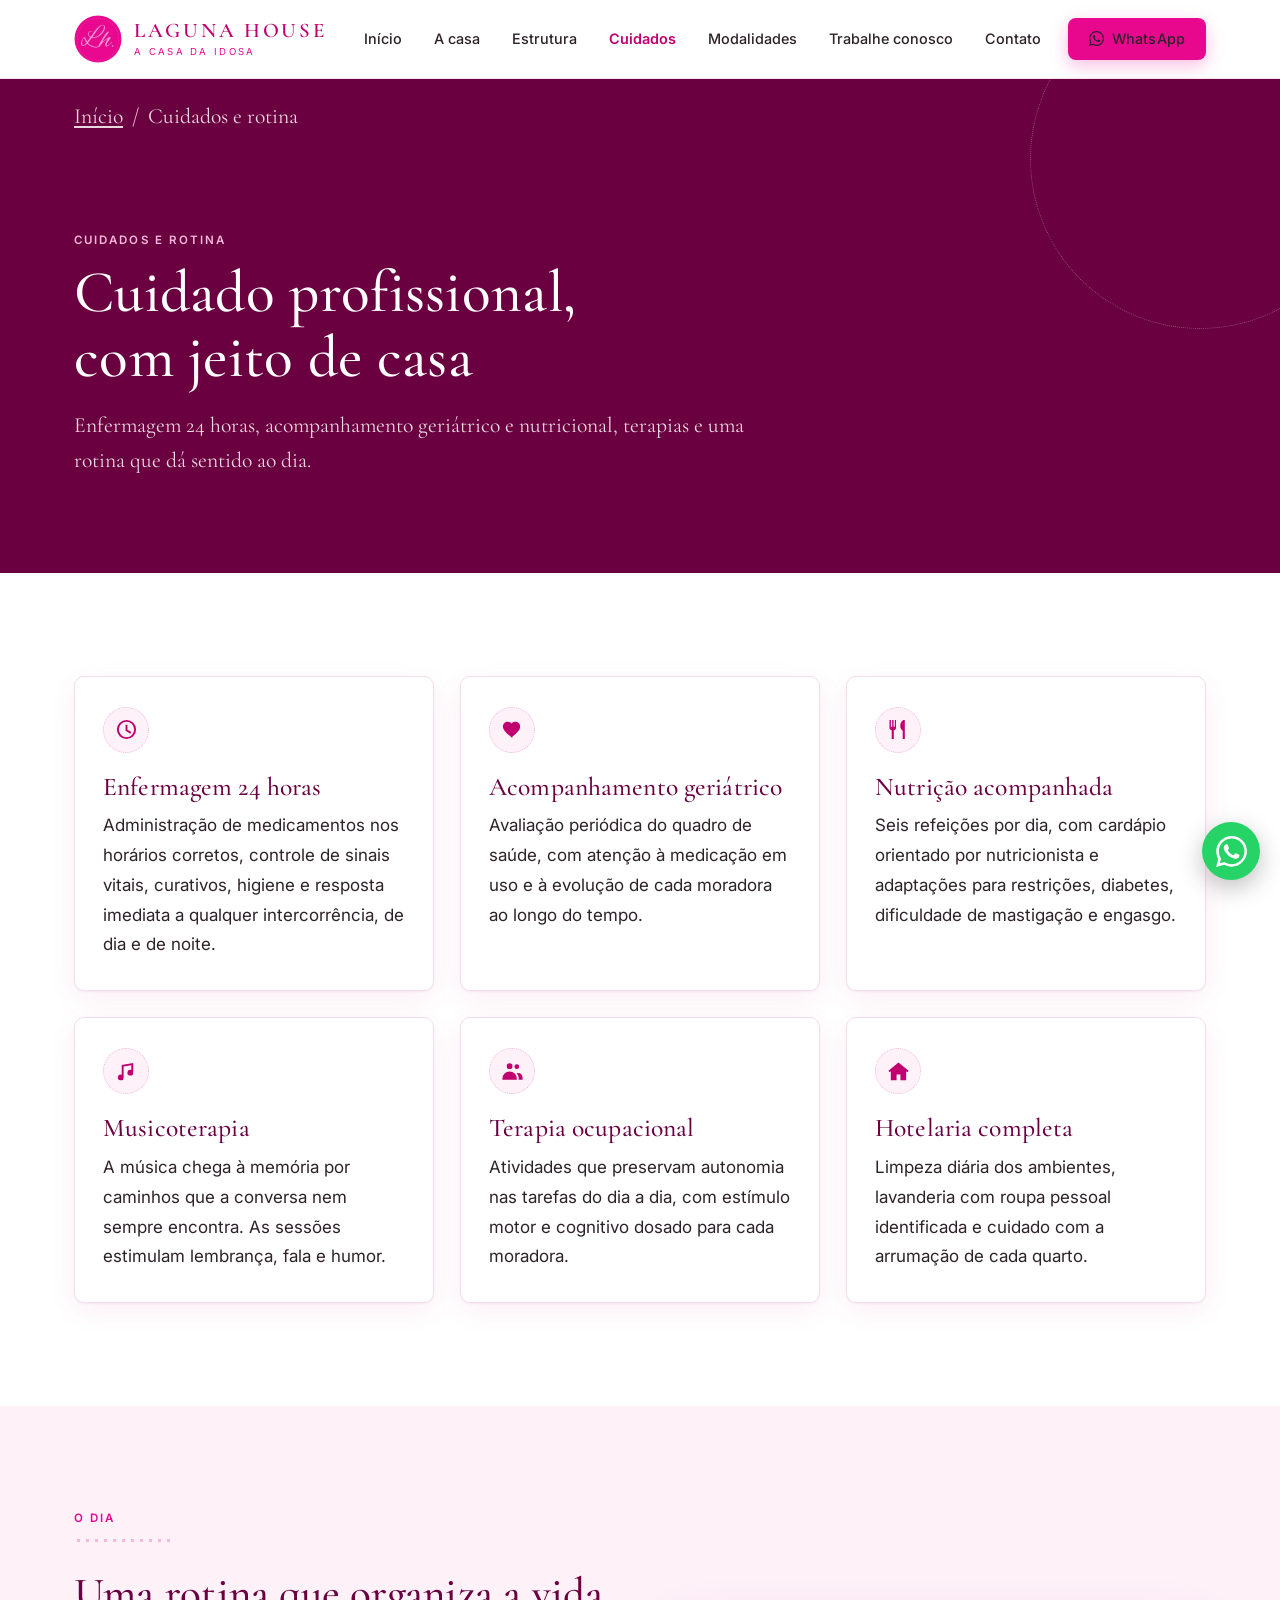
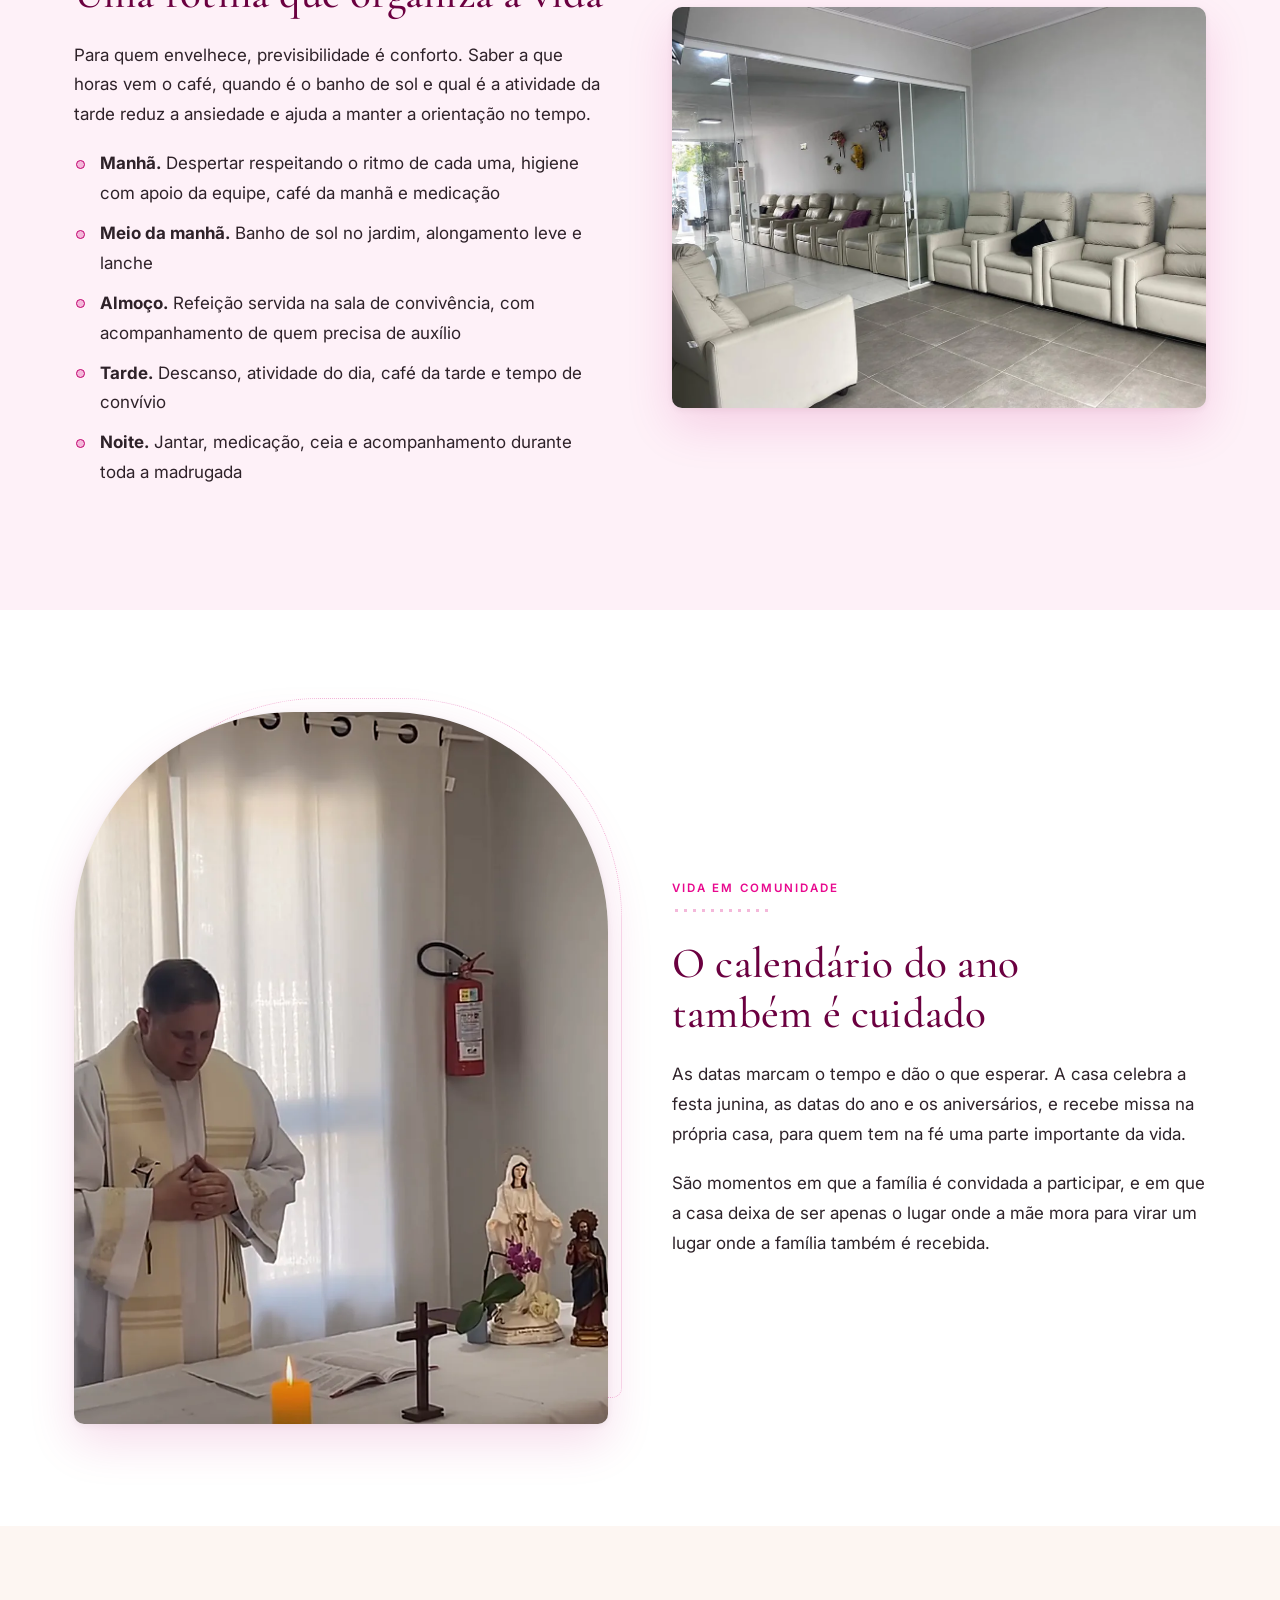
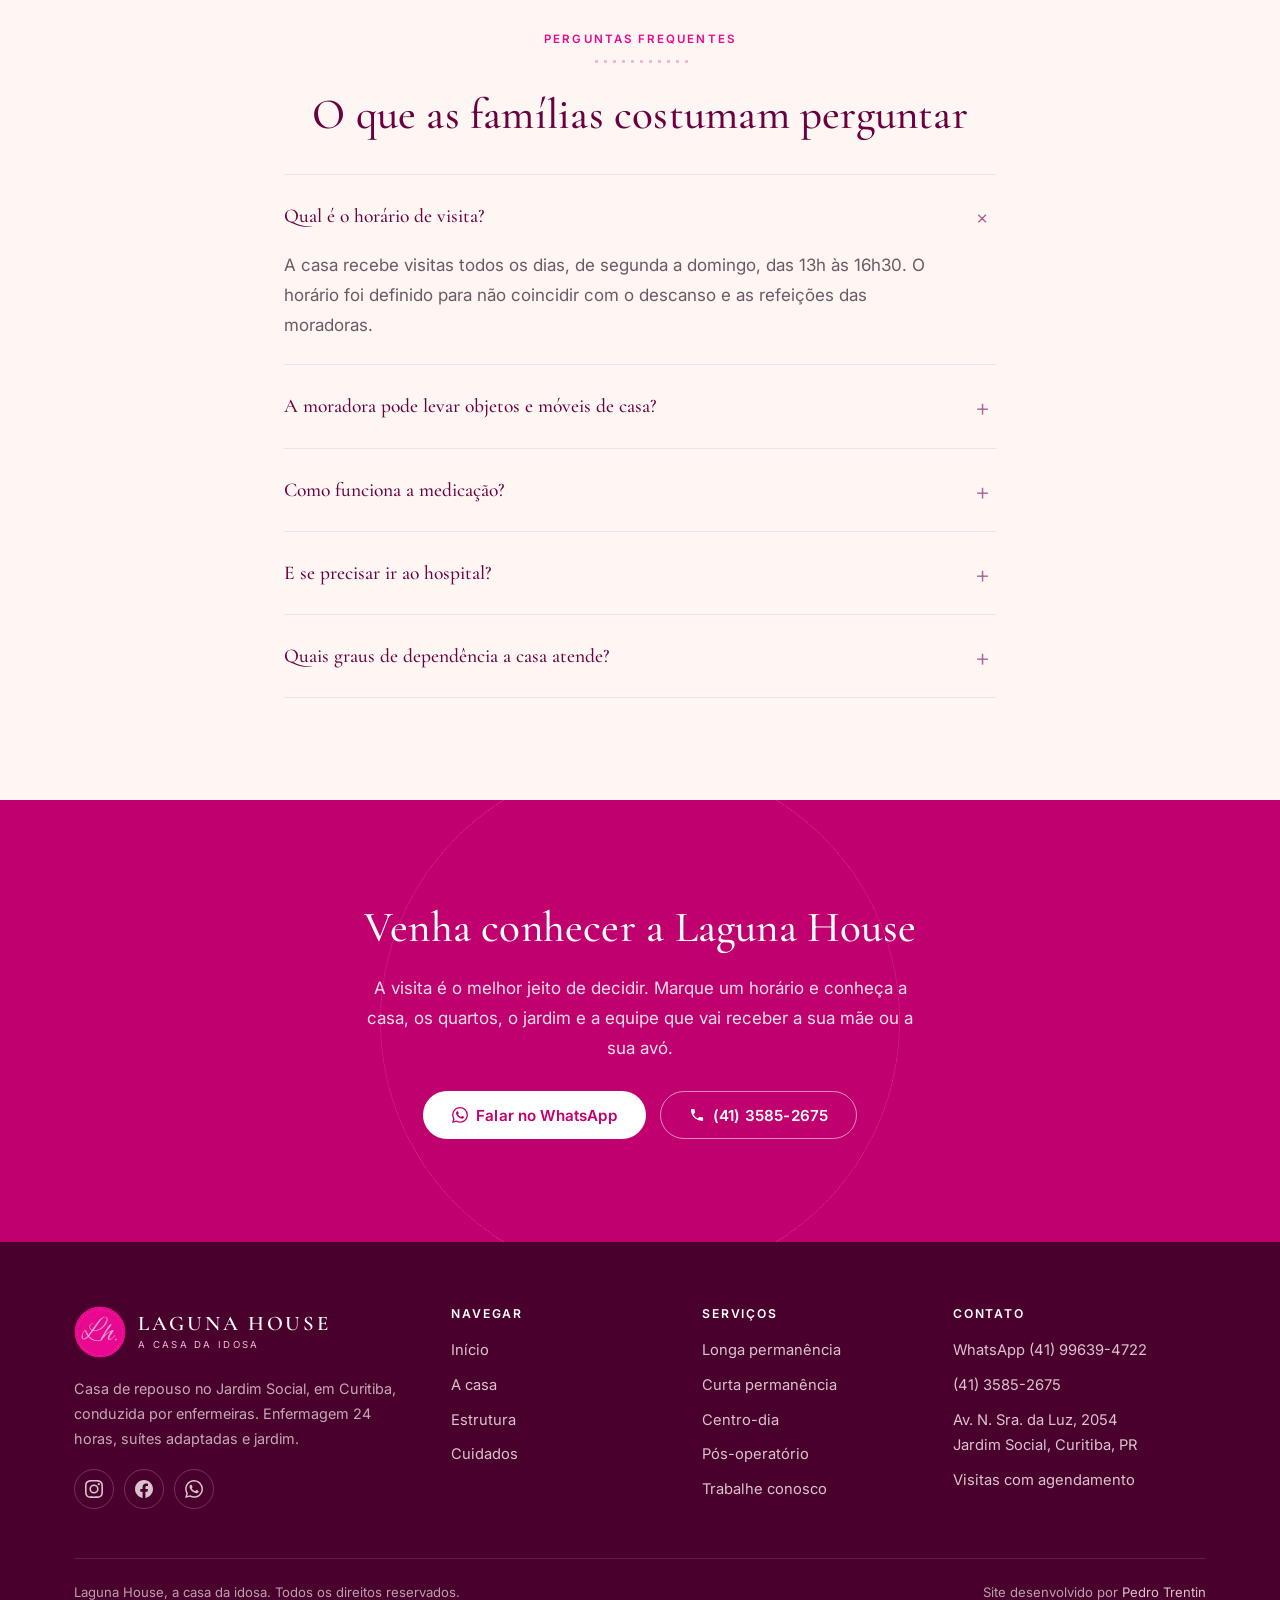
<file: cuidados.html>
<!doctype html>
<html lang="pt-BR">
<head>
<meta charset="utf-8">
<meta name="viewport" content="width=device-width,initial-scale=1">
<title>Cuidados e rotina | Laguna House</title>
<meta name="description" content="Enfermagem 24 horas, acompanhamento geriátrico e nutricional, musicoterapia, terapia ocupacional e uma rotina pensada para a terceira idade.">
<meta name="author" content="Laguna House">
<meta name="robots" content="index,follow">
<link rel="canonical" href="https://casaderepousolaguna.com.br/cuidados.html">
<meta property="og:type" content="website">
<meta property="og:locale" content="pt_BR">
<meta property="og:site_name" content="Laguna House">
<meta property="og:title" content="Cuidados e rotina | Laguna House">
<meta property="og:description" content="Enfermagem 24 horas, acompanhamento geriátrico e nutricional, musicoterapia, terapia ocupacional e uma rotina pensada para a terceira idade.">
<meta property="og:url" content="https://casaderepousolaguna.com.br/cuidados.html">
<meta property="og:image" content="https://casaderepousolaguna.com.br/img/og-rosa.jpg">
<meta property="og:image:width" content="1200">
<meta property="og:image:height" content="630">
<meta name="twitter:card" content="summary_large_image">
<meta name="geo.region" content="BR-PR">
<meta name="geo.placename" content="Curitiba">
<meta name="theme-color" content="#82002D">
<link rel="icon" href="/favicon.ico" sizes="any"><link rel="apple-touch-icon" href="/img/apple-touch-icon-rosa.png">
<link rel="preconnect" href="https://fonts.googleapis.com">
<link rel="preconnect" href="https://fonts.gstatic.com" crossorigin>
<link href="https://fonts.googleapis.com/css2?family=Cormorant+Garamond:wght@400;500;600&family=Inter:wght@400;500;600&display=swap" rel="stylesheet">
<link rel="stylesheet" href="assets/site.css">
</head>
<body>
<a class="pular" href="#conteudo">Pular para o conteúdo</a>
<header class="topo">
  <div class="wrap topo-in">
    <a class="marca" href="index.html" aria-label="Laguna House, página inicial">
      <img src="img/selo-rosa-96.webp" alt="" width="48" height="48">
      <span class="marca-txt"><span class="marca-nome">Laguna House</span><span class="marca-sub">A casa da idosa</span></span>
    </a>
    <button class="menu-btn" aria-label="Abrir menu" aria-expanded="false" aria-controls="menu">
      <svg viewBox="0 0 24 24" aria-hidden="true"><path d="M3 6h18v2H3V6zm0 5h18v2H3v-2zm0 5h18v2H3v-2z"/></svg>
    </button>
    <nav class="nav" id="menu" aria-label="Menu principal">
      <a href="index.html" data-rota="index">Início</a>
      <a href="sobre.html" data-rota="sobre">A casa</a>
      <a href="estrutura.html" data-rota="estrutura">Estrutura</a>
      <a href="cuidados.html" data-rota="cuidados" class="ativo">Cuidados</a>
      <a href="modalidades.html" data-rota="modalidades">Modalidades</a>
      <a href="trabalhe-conosco.html" data-rota="trabalhe-conosco">Trabalhe conosco</a>
      <a href="contato.html" data-rota="contato">Contato</a>
      <a class="btn btn-primario" href="https://wa.me/5541996394722?text=Ol%C3%A1%21%20Vim%20pelo%20site%20e%20gostaria%20de%20informa%C3%A7%C3%B5es%20sobre%20a%20Laguna%20House." target="_blank" rel="noopener"><svg class="ico" viewBox="0 0 24 24" aria-hidden="true" focusable="false"><path d="M17.5 14.4c-.3-.15-1.76-.87-2.03-.97-.27-.1-.47-.15-.67.15-.2.3-.77.97-.94 1.16-.17.2-.35.22-.64.08-.3-.15-1.26-.47-2.4-1.48-.88-.79-1.48-1.76-1.65-2.06-.17-.3-.02-.46.13-.6.13-.14.3-.35.44-.53.15-.17.2-.3.3-.5.1-.19.05-.37-.02-.52-.08-.15-.67-1.61-.92-2.2-.24-.58-.49-.5-.67-.51h-.57c-.2 0-.52.07-.79.37-.27.3-1.04 1.02-1.04 2.48s1.07 2.87 1.21 3.07c.15.2 2.1 3.2 5.08 4.49.71.3 1.26.49 1.7.62.71.23 1.36.2 1.87.12.57-.09 1.75-.72 2-1.41.25-.7.25-1.29.18-1.42-.08-.12-.28-.2-.57-.34m-5.42 7.4a9.87 9.87 0 0 1-5.03-1.38l-.36-.21-3.74.98 1-3.65-.24-.37A9.86 9.86 0 0 1 2.2 11.9C2.2 6.45 6.63 2.02 12.08 2.02a9.82 9.82 0 0 1 6.99 2.9 9.83 9.83 0 0 1 2.89 6.99c0 5.45-4.44 9.88-9.88 9.88m8.41-18.3A11.82 11.82 0 0 0 12.08 0C5.52 0 .19 5.34.18 11.9c0 2.1.55 4.14 1.59 5.95L.08 24l6.3-1.65a11.88 11.88 0 0 0 5.69 1.45h.01c6.55 0 11.89-5.34 11.89-11.9a11.82 11.82 0 0 0-3.48-8.4z"/></svg> WhatsApp</a>
    </nav>
  </div>
</header><main id="conteudo"><section class="hero-int">
  <div class="wrap">
    <p class="trilha"><a href="index.html">Início</a> <span>/</span> Cuidados e rotina</p>
    <div class="hero-int-in">
      <span class="etiqueta">Cuidados e rotina</span>
      <h1>Cuidado profissional, com jeito de casa</h1>
      <p>Enfermagem 24 horas, acompanhamento geriátrico e nutricional, terapias e uma rotina que dá sentido ao dia.</p>
    </div>
  </div>
</section>

<section class="sec">
  <div class="wrap">
    <div class="grade g3">
      <article class="cartao">
        <div class="cartao-selo"><svg class="ico" viewBox="0 0 24 24" aria-hidden="true" focusable="false"><path d="M12 2a10 10 0 1 0 0 20 10 10 0 0 0 0-20zm0 18a8 8 0 1 1 0-16 8 8 0 0 1 0 16zm1-13h-2v6.4l5 3 1-1.7-4-2.4V7z"/></svg></div>
        <h3>Enfermagem 24 horas</h3>
        <p>Administração de medicamentos nos horários corretos, controle de sinais vitais, curativos, higiene e resposta imediata a qualquer intercorrência, de dia e de noite.</p>
      </article>
      <article class="cartao">
        <div class="cartao-selo"><svg class="ico" viewBox="0 0 24 24" aria-hidden="true" focusable="false"><path d="M12 21.2 10.5 19.9C5.1 15.1 2 12.3 2 8.8 2 6 4.2 3.8 7 3.8c1.6 0 3.1.7 4 1.9.9-1.2 2.4-1.9 4-1.9 2.8 0 5 2.2 5 5 0 3.5-3.1 6.3-8.5 11.1L12 21.2z"/></svg></div>
        <h3>Acompanhamento geriátrico</h3>
        <p>Avaliação periódica do quadro de saúde, com atenção à medicação em uso e à evolução de cada moradora ao longo do tempo.</p>
      </article>
      <article class="cartao">
        <div class="cartao-selo"><svg class="ico" viewBox="0 0 24 24" aria-hidden="true" focusable="false"><path d="M8.2 2v7.2H6.9V2H5.4v7.2H4.1V2H2.6v8.1c0 1.4 1 2.5 2.3 2.8V22h2.2v-9.1c1.3-.3 2.3-1.4 2.3-2.8V2H8.2zm8.9 0c-2 1-3.3 3.4-3.3 6.2 0 2.4 1 4.3 2.6 5.1V22h2.2V2h-1.5z"/></svg></div>
        <h3>Nutrição acompanhada</h3>
        <p>Seis refeições por dia, com cardápio orientado por nutricionista e adaptações para restrições, diabetes, dificuldade de mastigação e engasgo.</p>
      </article>
      <article class="cartao">
        <div class="cartao-selo"><svg class="ico" viewBox="0 0 24 24" aria-hidden="true" focusable="false"><path d="M9 18.2a3 3 0 1 1-2-2.83V5.1l12-2v10.1a3 3 0 1 1-2-2.83V5.4L9 6.9v11.3z"/></svg></div>
        <h3>Musicoterapia</h3>
        <p>A música chega à memória por caminhos que a conversa nem sempre encontra. As sessões estimulam lembrança, fala e humor.</p>
      </article>
      <article class="cartao">
        <div class="cartao-selo"><svg class="ico" viewBox="0 0 24 24" aria-hidden="true" focusable="false"><path d="M9 3.5a3 3 0 1 1 0 6 3 3 0 0 1 0-6zm7.5 1a2.5 2.5 0 1 1 0 5 2.5 2.5 0 0 1 0-5zM1.5 19.5A7.5 7.5 0 0 1 9 12a7.5 7.5 0 0 1 7.5 7.5v1h-15v-1zm16.4-6a4.6 4.6 0 0 1 4.6 4.6v2.4h-4v-1c0-2.2-.8-4.2-2.1-5.8a4.6 4.6 0 0 1 1.5-.2z"/></svg></div>
        <h3>Terapia ocupacional</h3>
        <p>Atividades que preservam autonomia nas tarefas do dia a dia, com estímulo motor e cognitivo dosado para cada moradora.</p>
      </article>
      <article class="cartao">
        <div class="cartao-selo"><svg class="ico" viewBox="0 0 24 24" aria-hidden="true" focusable="false"><path d="M12 2.7 1.5 11.3l1.3 1.5L4 11.8V21h6v-6h4v6h6v-9.2l1.2 1 1.3-1.5L12 2.7z"/></svg></div>
        <h3>Hotelaria completa</h3>
        <p>Limpeza diária dos ambientes, lavanderia com roupa pessoal identificada e cuidado com a arrumação de cada quarto.</p>
      </article>
    </div>
    
  </div>
</section>

<section class="sec sec-lilas">
  <div class="wrap">
    <div class="duo">
      <div class="duo-txt">
        <span class="etiqueta">O dia</span>
        <div class="fio"></div>
        <h2>Uma rotina que organiza a vida</h2>
        <p>Para quem envelhece, previsibilidade é conforto. Saber a que horas vem o café, quando é o banho de sol e qual é a atividade da tarde reduz a ansiedade e ajuda a manter a orientação no tempo.</p>
        <ul class="lista">
          <li><strong>Manhã.</strong> Despertar respeitando o ritmo de cada uma, higiene com apoio da equipe, café da manhã e medicação</li>
          <li><strong>Meio da manhã.</strong> Banho de sol no jardim, alongamento leve e lanche</li>
          <li><strong>Almoço.</strong> Refeição servida na sala de convivência, com acompanhamento de quem precisa de auxílio</li>
          <li><strong>Tarde.</strong> Descanso, atividade do dia, café da tarde e tempo de convívio</li>
          <li><strong>Noite.</strong> Jantar, medicação, ceia e acompanhamento durante toda a madrugada</li>
        </ul>
        
      </div>
      <div class="moldura">
        <img src="img/convivencia-card.webp" alt="Sala de convivência com poltronas reclináveis e vista para a área externa" loading="lazy" width="1100" height="825">
      </div>
    </div>
  </div>
</section>

<section class="sec">
  <div class="wrap">
    <div class="duo inverso">
      <div class="duo-txt">
        <span class="etiqueta">Vida em comunidade</span>
        <div class="fio"></div>
        <h2>O calendário do ano também é cuidado</h2>
        <p>As datas marcam o tempo e dão o que esperar. A casa celebra a festa junina, as datas do ano e os aniversários, e recebe missa na própria casa, para quem tem na fé uma parte importante da vida.</p>
        <p>São momentos em que a família é convidada a participar, e em que a casa deixa de ser apenas o lugar onde a mãe mora para virar um lugar onde a família também é recebida.</p>
      </div>
      <div class="moldura arco">
        <img src="img/espiritualidade.webp" alt="Celebração religiosa na casa, com altar montado na sala de convivência" loading="lazy" width="900" height="1200">
      </div>
    </div>
  </div>
</section>

<section class="sec sec-creme">
  <div class="wrap-estreito">
    <div class="centro" style="margin-bottom:34px">
      <span class="etiqueta">Perguntas frequentes</span>
      <div class="fio"></div>
      <h2>O que as famílias costumam perguntar</h2>
    </div>
    <div class="faq">
      <details open>
        <summary>Qual é o horário de visita?</summary>
        <p>A casa recebe visitas todos os dias, de segunda a domingo, das 13h às 16h30. O horário foi definido para não coincidir com o descanso e as refeições das moradoras.</p>
      </details>
      <details>
        <summary>A moradora pode levar objetos e móveis de casa?</summary>
        <p>Sim. Trazer o que é familiar, de fotos a um móvel querido, ajuda muito na adaptação das primeiras semanas.</p>
      </details>
      <details>
        <summary>Como funciona a medicação?</summary>
        <p>A equipe de enfermagem organiza e administra a medicação prescrita nos horários corretos, com registro de tudo o que é dado.</p>
      </details>
      <details>
        <summary>E se precisar ir ao hospital?</summary>
        <p>A casa aciona o serviço de emergência e comunica a família imediatamente, acompanhando a moradora até que alguém chegue.</p>
      </details>
      <details>
        <summary>Quais graus de dependência a casa atende?</summary>
        <p>A Laguna House atende do grau 1 ao grau 3. Cada caso passa por uma avaliação antes da admissão, em conversa com a família.</p>
      </details>
    </div>
    
  </div>
</section>

<section class="sec cta-final">
  <div class="wrap">
    <h2>Venha conhecer a Laguna House</h2>
    <p>A visita é o melhor jeito de decidir. Marque um horário e conheça a casa, os quartos, o jardim e a equipe que vai receber a sua mãe ou a sua avó.</p>
    <div class="btns centro" style="justify-content:center;margin-top:28px">
      <a class="btn btn-claro" href="https://wa.me/5541996394722?text=Ol%C3%A1%21%20Vim%20pelo%20site%20e%20gostaria%20de%20informa%C3%A7%C3%B5es%20sobre%20a%20Laguna%20House." target="_blank" rel="noopener"><svg class="ico" viewBox="0 0 24 24" aria-hidden="true" focusable="false"><path d="M17.5 14.4c-.3-.15-1.76-.87-2.03-.97-.27-.1-.47-.15-.67.15-.2.3-.77.97-.94 1.16-.17.2-.35.22-.64.08-.3-.15-1.26-.47-2.4-1.48-.88-.79-1.48-1.76-1.65-2.06-.17-.3-.02-.46.13-.6.13-.14.3-.35.44-.53.15-.17.2-.3.3-.5.1-.19.05-.37-.02-.52-.08-.15-.67-1.61-.92-2.2-.24-.58-.49-.5-.67-.51h-.57c-.2 0-.52.07-.79.37-.27.3-1.04 1.02-1.04 2.48s1.07 2.87 1.21 3.07c.15.2 2.1 3.2 5.08 4.49.71.3 1.26.49 1.7.62.71.23 1.36.2 1.87.12.57-.09 1.75-.72 2-1.41.25-.7.25-1.29.18-1.42-.08-.12-.28-.2-.57-.34m-5.42 7.4a9.87 9.87 0 0 1-5.03-1.38l-.36-.21-3.74.98 1-3.65-.24-.37A9.86 9.86 0 0 1 2.2 11.9C2.2 6.45 6.63 2.02 12.08 2.02a9.82 9.82 0 0 1 6.99 2.9 9.83 9.83 0 0 1 2.89 6.99c0 5.45-4.44 9.88-9.88 9.88m8.41-18.3A11.82 11.82 0 0 0 12.08 0C5.52 0 .19 5.34.18 11.9c0 2.1.55 4.14 1.59 5.95L.08 24l6.3-1.65a11.88 11.88 0 0 0 5.69 1.45h.01c6.55 0 11.89-5.34 11.89-11.9a11.82 11.82 0 0 0-3.48-8.4z"/></svg> Falar no WhatsApp</a>
      <a class="btn btn-vazado-claro" href="tel:+554135852675"><svg class="ico" viewBox="0 0 24 24" aria-hidden="true" focusable="false"><path d="M6.6 10.8a15.1 15.1 0 0 0 6.6 6.6l2.2-2.2c.3-.3.7-.4 1.1-.2 1.2.4 2.4.6 3.7.6.6 0 1 .4 1 1V20c0 .6-.4 1-1 1A17 17 0 0 1 3 4c0-.6.4-1 1-1h3.5c.6 0 1 .4 1 1 0 1.3.2 2.5.6 3.7.1.4 0 .8-.2 1.1l-2.3 2z"/></svg> (41) 3585-2675</a>
    </div>
  </div>
</section>
</main><footer class="rodape">
  <div class="wrap">
    <div class="rodape-grade">
      <div>
        <a class="marca" href="index.html">
          <img src="img/selo-rosa-96.webp" alt="" width="52" height="52">
          <span class="marca-txt"><span class="marca-nome">Laguna House</span><span class="marca-sub">A casa da idosa</span></span>
        </a>
        <p class="rodape-sobre">Casa de repouso no Jardim Social, em Curitiba, conduzida por enfermeiras. Enfermagem 24 horas, suítes adaptadas e jardim.</p>
        <div class="redes">
          <a href="https://www.instagram.com/lagunahousecasadaidosa" target="_blank" rel="noopener" aria-label="Instagram da Laguna House"><svg class="" viewBox="0 0 24 24" aria-hidden="true" focusable="false"><path d="M12 2.16c3.2 0 3.58.01 4.85.07 3.25.15 4.77 1.7 4.92 4.92.06 1.27.07 1.65.07 4.85 0 3.2-.01 3.58-.07 4.85-.15 3.23-1.66 4.77-4.92 4.92-1.27.06-1.64.07-4.85.07-3.2 0-3.58-.01-4.85-.07-3.26-.15-4.77-1.7-4.92-4.92-.06-1.27-.07-1.64-.07-4.85 0-3.2.01-3.58.07-4.85.15-3.23 1.66-4.77 4.92-4.92 1.27-.06 1.65-.07 4.85-.07zm0-2.16C8.74 0 8.33.01 7.05.07 2.7.27.28 2.69.07 7.05.01 8.33 0 8.74 0 12s.01 3.67.07 4.95c.2 4.36 2.62 6.78 6.98 6.98 1.28.06 1.69.07 4.95.07s3.67-.01 4.95-.07c4.35-.2 6.78-2.62 6.98-6.98.06-1.28.07-1.69.07-4.95s-.01-3.67-.07-4.95c-.2-4.35-2.62-6.78-6.98-6.98C15.67.01 15.26 0 12 0zm0 5.84a6.16 6.16 0 1 0 0 12.32 6.16 6.16 0 0 0 0-12.32zM12 16a4 4 0 1 1 0-8 4 4 0 0 1 0 8zm6.4-11.85a1.44 1.44 0 1 0 0 2.89 1.44 1.44 0 0 0 0-2.89z"/></svg></a>
          <a href="https://www.facebook.com/profile.php?id=61567400305772" target="_blank" rel="noopener" aria-label="Facebook da Laguna House"><svg class="" viewBox="0 0 24 24" aria-hidden="true" focusable="false"><path d="M24 12.07C24 5.44 18.63.07 12 .07S0 5.44 0 12.07c0 5.99 4.39 10.95 10.13 11.85v-8.38H7.08v-3.47h3.05V9.43c0-3.01 1.79-4.67 4.53-4.67 1.31 0 2.69.24 2.69.24v2.95h-1.52c-1.49 0-1.95.93-1.95 1.87v2.25h3.33l-.54 3.47h-2.8v8.38C19.61 23.02 24 18.06 24 12.07z"/></svg></a>
          <a href="https://wa.me/5541996394722?text=Ol%C3%A1%21%20Vim%20pelo%20site%20e%20gostaria%20de%20informa%C3%A7%C3%B5es%20sobre%20a%20Laguna%20House." target="_blank" rel="noopener" aria-label="WhatsApp da Laguna House"><svg class="" viewBox="0 0 24 24" aria-hidden="true" focusable="false"><path d="M17.5 14.4c-.3-.15-1.76-.87-2.03-.97-.27-.1-.47-.15-.67.15-.2.3-.77.97-.94 1.16-.17.2-.35.22-.64.08-.3-.15-1.26-.47-2.4-1.48-.88-.79-1.48-1.76-1.65-2.06-.17-.3-.02-.46.13-.6.13-.14.3-.35.44-.53.15-.17.2-.3.3-.5.1-.19.05-.37-.02-.52-.08-.15-.67-1.61-.92-2.2-.24-.58-.49-.5-.67-.51h-.57c-.2 0-.52.07-.79.37-.27.3-1.04 1.02-1.04 2.48s1.07 2.87 1.21 3.07c.15.2 2.1 3.2 5.08 4.49.71.3 1.26.49 1.7.62.71.23 1.36.2 1.87.12.57-.09 1.75-.72 2-1.41.25-.7.25-1.29.18-1.42-.08-.12-.28-.2-.57-.34m-5.42 7.4a9.87 9.87 0 0 1-5.03-1.38l-.36-.21-3.74.98 1-3.65-.24-.37A9.86 9.86 0 0 1 2.2 11.9C2.2 6.45 6.63 2.02 12.08 2.02a9.82 9.82 0 0 1 6.99 2.9 9.83 9.83 0 0 1 2.89 6.99c0 5.45-4.44 9.88-9.88 9.88m8.41-18.3A11.82 11.82 0 0 0 12.08 0C5.52 0 .19 5.34.18 11.9c0 2.1.55 4.14 1.59 5.95L.08 24l6.3-1.65a11.88 11.88 0 0 0 5.69 1.45h.01c6.55 0 11.89-5.34 11.89-11.9a11.82 11.82 0 0 0-3.48-8.4z"/></svg></a>
        </div>
      </div>
      <div>
        <h4>Navegar</h4>
        <ul>
          <li><a href="index.html">Início</a></li>
          <li><a href="sobre.html">A casa</a></li>
          <li><a href="estrutura.html">Estrutura</a></li>
          <li><a href="cuidados.html">Cuidados</a></li>
        </ul>
      </div>
      <div>
        <h4>Serviços</h4>
        <ul>
          <li><a href="modalidades.html">Longa permanência</a></li>
          <li><a href="modalidades.html">Curta permanência</a></li>
          <li><a href="modalidades.html">Centro-dia</a></li>
          <li><a href="modalidades.html">Pós-operatório</a></li>
          <li><a href="trabalhe-conosco.html">Trabalhe conosco</a></li>
        </ul>
      </div>
      <div>
        <h4>Contato</h4>
        <ul>
          <li><a href="https://wa.me/5541996394722?text=Ol%C3%A1%21%20Vim%20pelo%20site%20e%20gostaria%20de%20informa%C3%A7%C3%B5es%20sobre%20a%20Laguna%20House." target="_blank" rel="noopener">WhatsApp (41) 99639-4722</a></li>
          <li><a href="tel:+554135852675">(41) 3585-2675</a></li>
          <li><a href="https://www.google.com/maps/search/?api=1&query=Av.+Nossa+Senhora+da+Luz,+2054,+Jardim+Social,+Curitiba+PR" target="_blank" rel="noopener">Av. N. Sra. da Luz, 2054<br>Jardim Social, Curitiba, PR</a></li>
          <li>Visitas com agendamento</li>
        </ul>
      </div>
    </div>
    <div class="rodape-base">
      <span>Laguna House, a casa da idosa. Todos os direitos reservados.</span>
      <span>Site desenvolvido por <a href="https://www.instagram.com/ph.trentin" target="_blank" rel="noopener">Pedro Trentin</a></span>
    </div>
  </div>
</footer>
<a class="zap" href="https://wa.me/5541996394722?text=Ol%C3%A1%21%20Vim%20pelo%20site%20e%20gostaria%20de%20informa%C3%A7%C3%B5es%20sobre%20a%20Laguna%20House." target="_blank" rel="noopener" aria-label="Falar no WhatsApp"><svg class="" viewBox="0 0 24 24" aria-hidden="true" focusable="false"><path d="M17.5 14.4c-.3-.15-1.76-.87-2.03-.97-.27-.1-.47-.15-.67.15-.2.3-.77.97-.94 1.16-.17.2-.35.22-.64.08-.3-.15-1.26-.47-2.4-1.48-.88-.79-1.48-1.76-1.65-2.06-.17-.3-.02-.46.13-.6.13-.14.3-.35.44-.53.15-.17.2-.3.3-.5.1-.19.05-.37-.02-.52-.08-.15-.67-1.61-.92-2.2-.24-.58-.49-.5-.67-.51h-.57c-.2 0-.52.07-.79.37-.27.3-1.04 1.02-1.04 2.48s1.07 2.87 1.21 3.07c.15.2 2.1 3.2 5.08 4.49.71.3 1.26.49 1.7.62.71.23 1.36.2 1.87.12.57-.09 1.75-.72 2-1.41.25-.7.25-1.29.18-1.42-.08-.12-.28-.2-.57-.34m-5.42 7.4a9.87 9.87 0 0 1-5.03-1.38l-.36-.21-3.74.98 1-3.65-.24-.37A9.86 9.86 0 0 1 2.2 11.9C2.2 6.45 6.63 2.02 12.08 2.02a9.82 9.82 0 0 1 6.99 2.9 9.83 9.83 0 0 1 2.89 6.99c0 5.45-4.44 9.88-9.88 9.88m8.41-18.3A11.82 11.82 0 0 0 12.08 0C5.52 0 .19 5.34.18 11.9c0 2.1.55 4.14 1.59 5.95L.08 24l6.3-1.65a11.88 11.88 0 0 0 5.69 1.45h.01c6.55 0 11.89-5.34 11.89-11.9a11.82 11.82 0 0 0-3.48-8.4z"/></svg></a>
<script src="assets/site.js"></script></body></html>
</file>
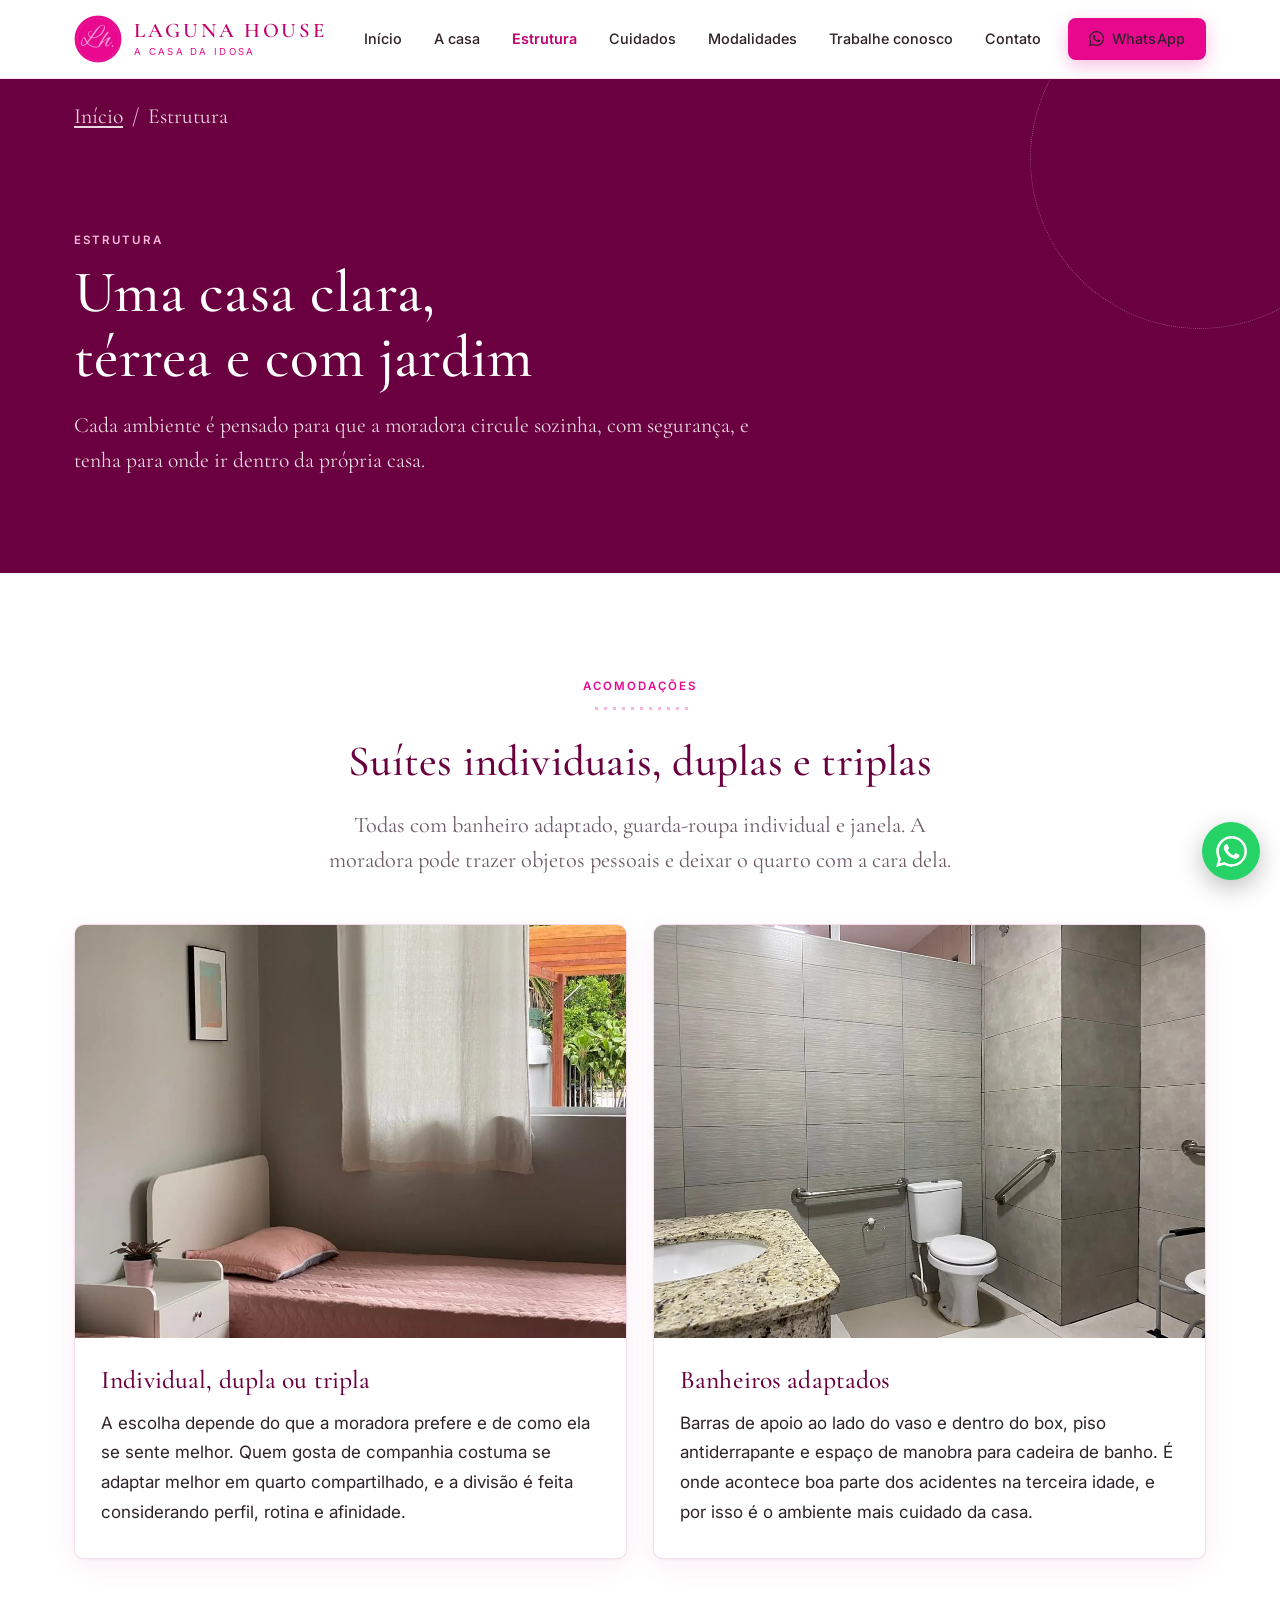
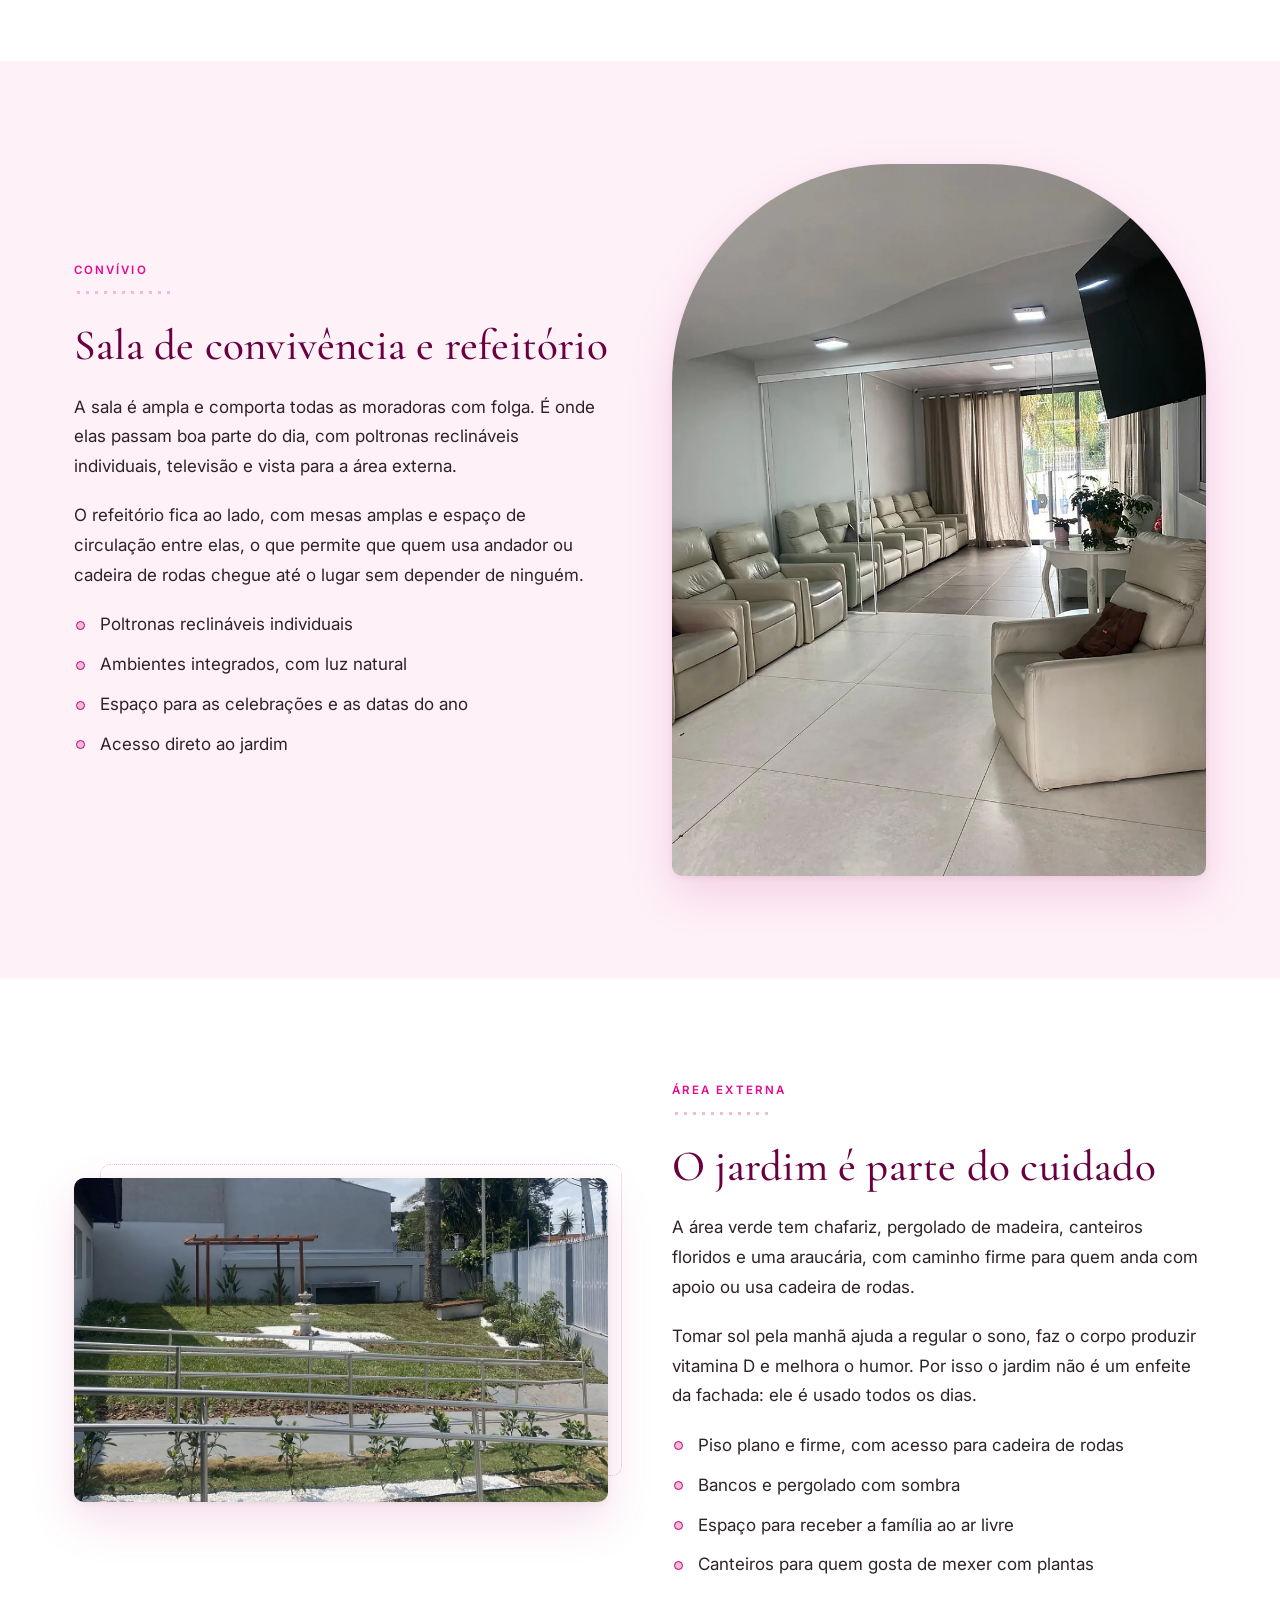
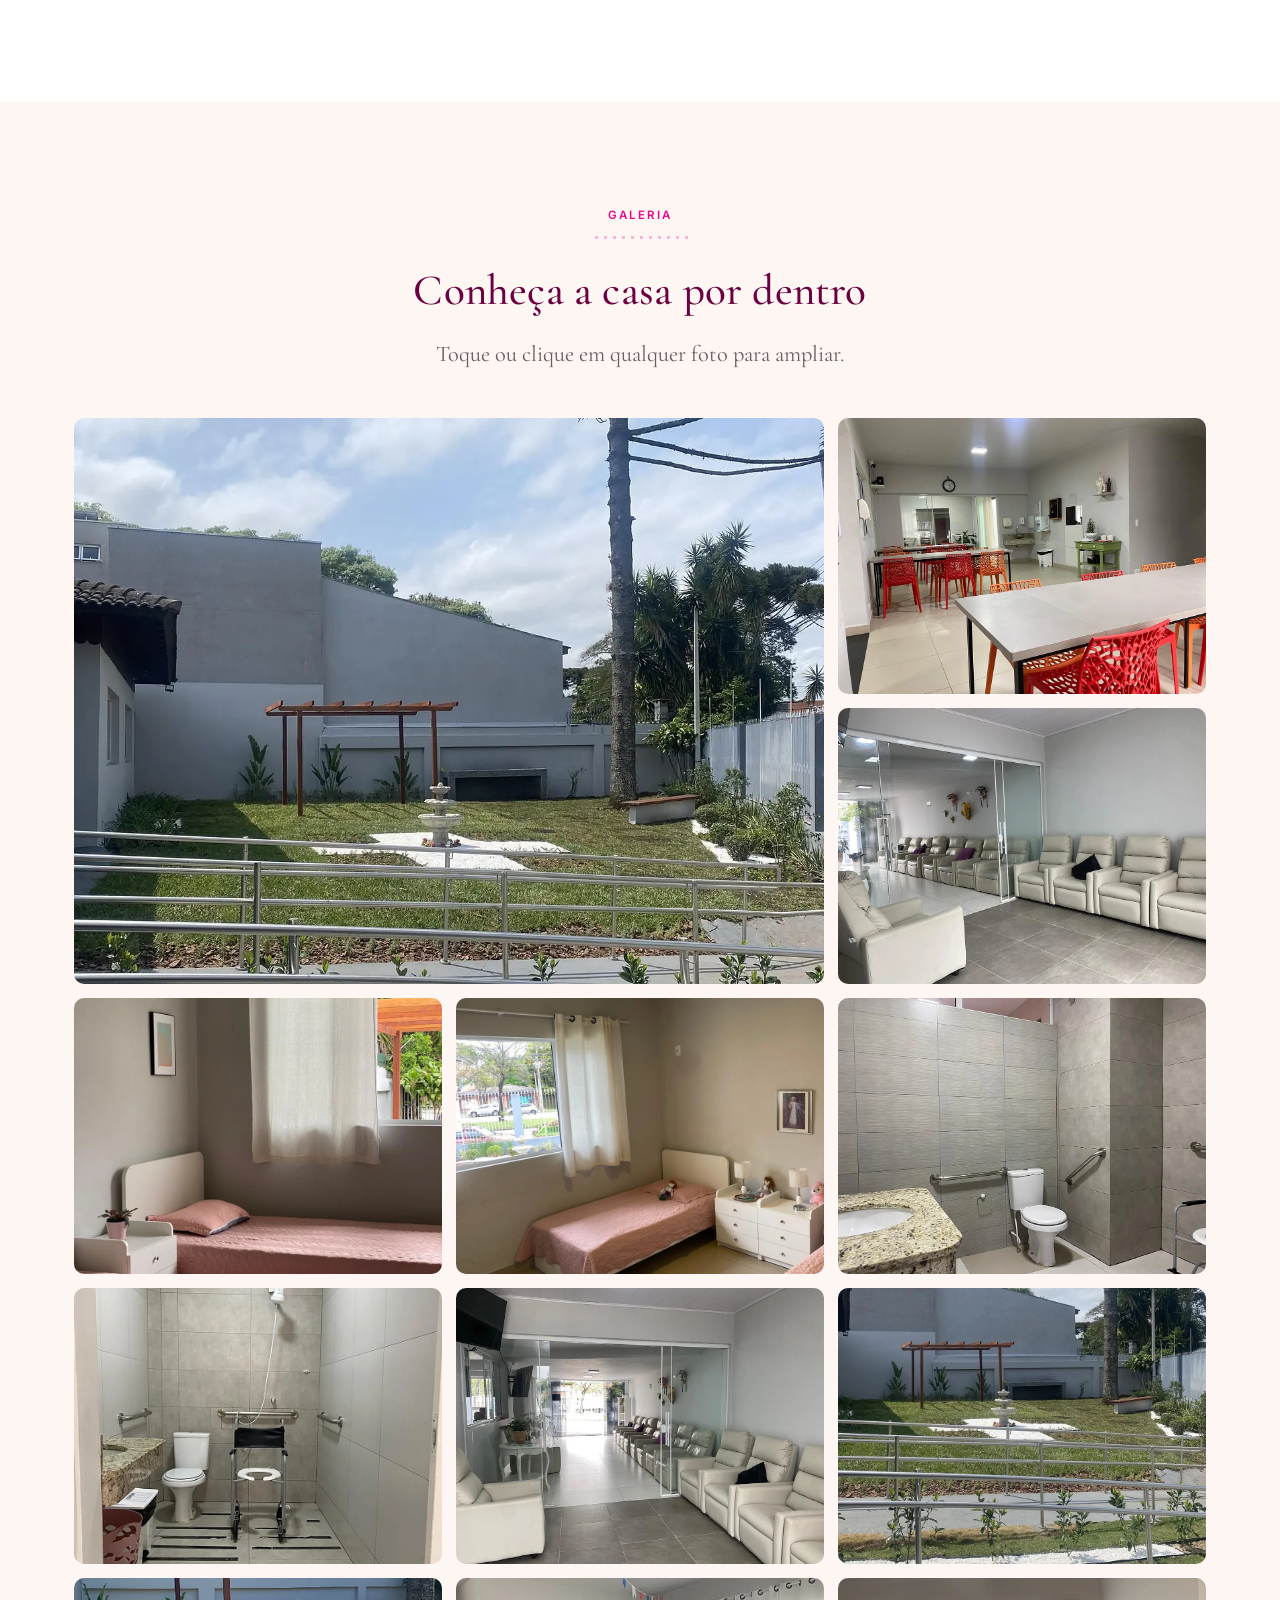
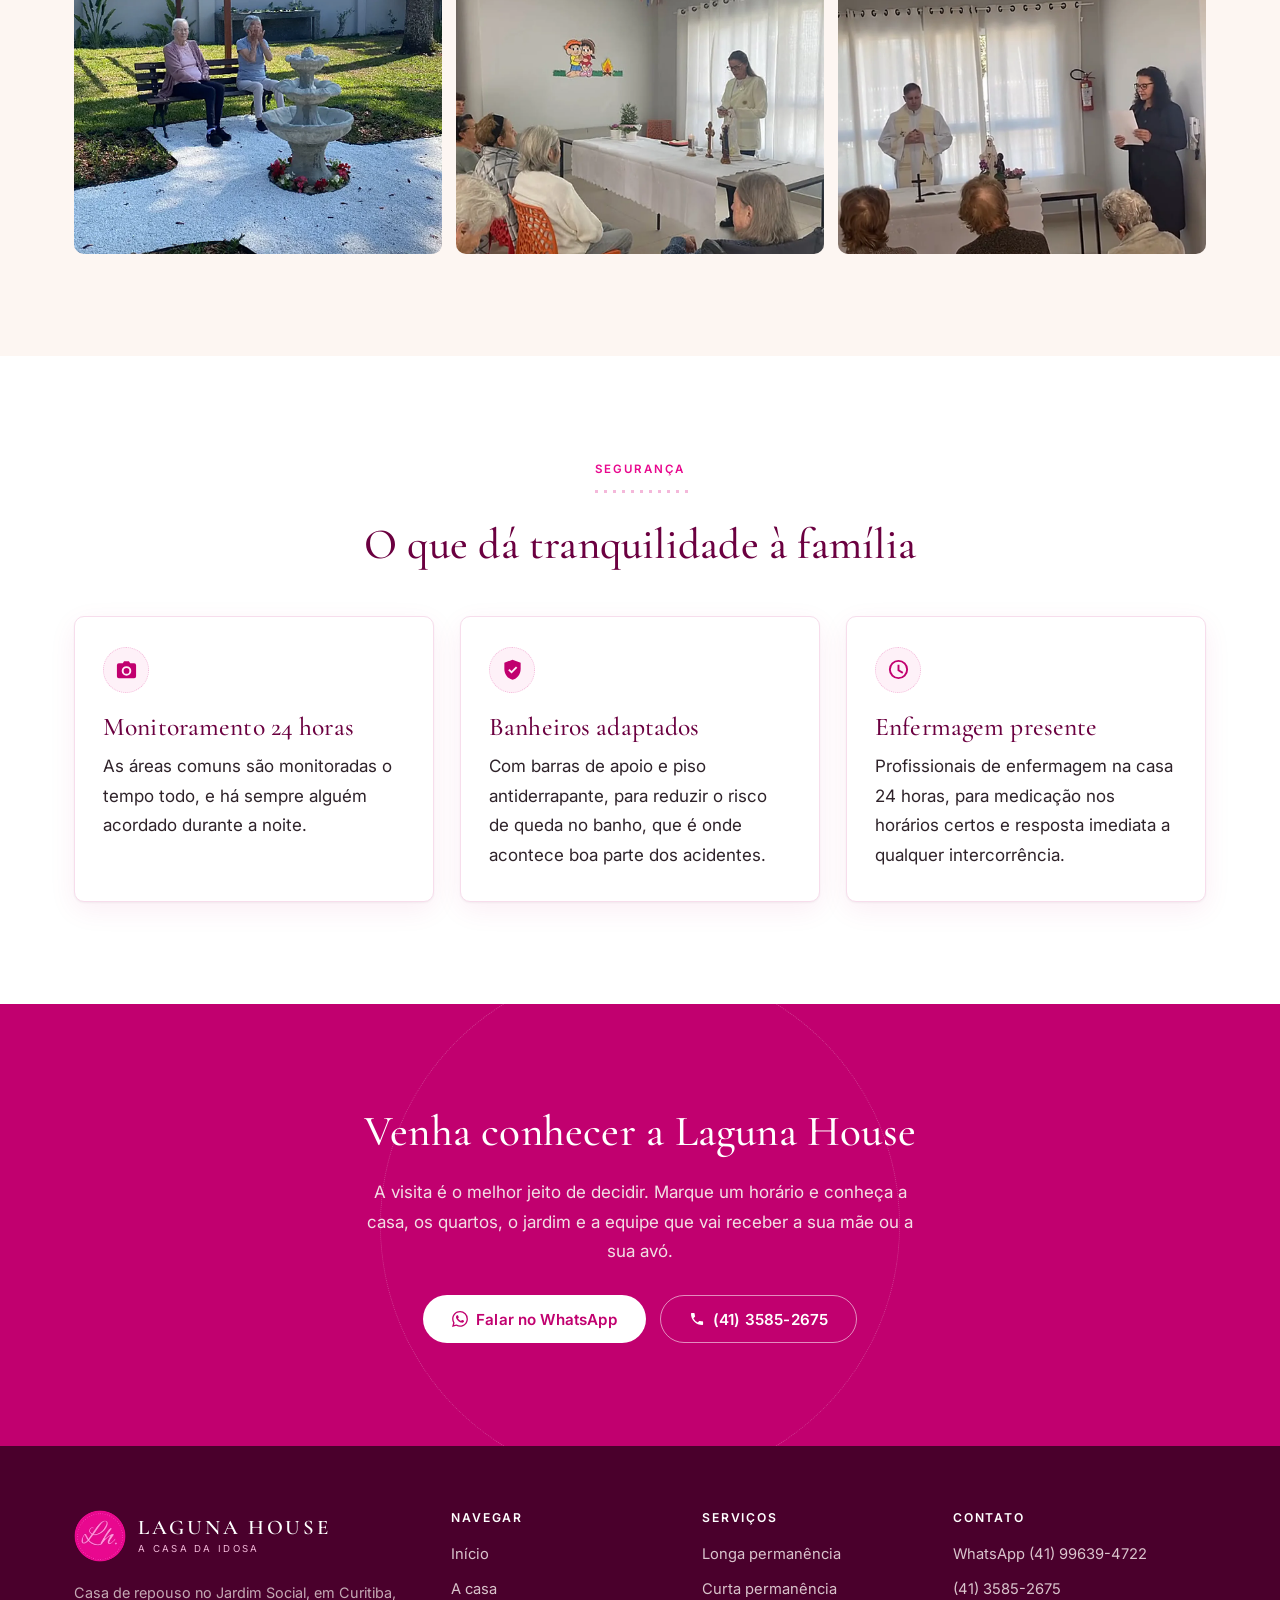
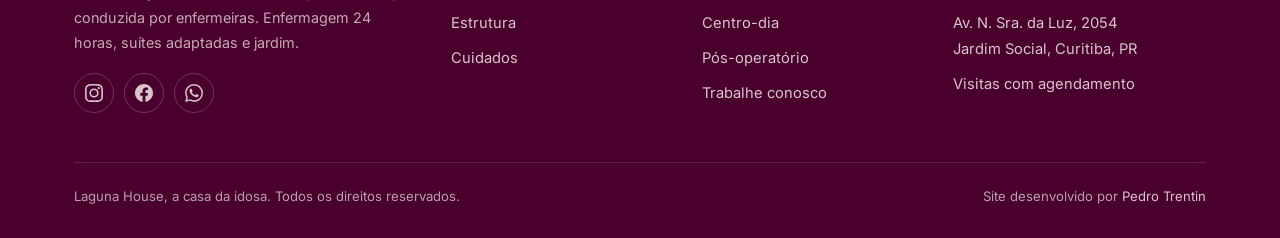
<file: estrutura.html>
<!doctype html>
<html lang="pt-BR">
<head>
<meta charset="utf-8">
<meta name="viewport" content="width=device-width,initial-scale=1">
<title>Estrutura e acomodações | Laguna House</title>
<meta name="description" content="Suítes individuais, duplas e triplas com banheiro adaptado, áreas de convívio e um jardim amplo na casa de repouso Laguna House, em Curitiba.">
<meta name="author" content="Laguna House">
<meta name="robots" content="index,follow">
<link rel="canonical" href="https://casaderepousolaguna.com.br/estrutura.html">
<meta property="og:type" content="website">
<meta property="og:locale" content="pt_BR">
<meta property="og:site_name" content="Laguna House">
<meta property="og:title" content="Estrutura e acomodações | Laguna House">
<meta property="og:description" content="Suítes individuais, duplas e triplas com banheiro adaptado, áreas de convívio e um jardim amplo na casa de repouso Laguna House, em Curitiba.">
<meta property="og:url" content="https://casaderepousolaguna.com.br/estrutura.html">
<meta property="og:image" content="https://casaderepousolaguna.com.br/img/og-rosa.jpg">
<meta property="og:image:width" content="1200">
<meta property="og:image:height" content="630">
<meta name="twitter:card" content="summary_large_image">
<meta name="geo.region" content="BR-PR">
<meta name="geo.placename" content="Curitiba">
<meta name="theme-color" content="#82002D">
<link rel="icon" href="/favicon.ico" sizes="any"><link rel="apple-touch-icon" href="/img/apple-touch-icon-rosa.png">
<link rel="preconnect" href="https://fonts.googleapis.com">
<link rel="preconnect" href="https://fonts.gstatic.com" crossorigin>
<link href="https://fonts.googleapis.com/css2?family=Cormorant+Garamond:wght@400;500;600&family=Inter:wght@400;500;600&display=swap" rel="stylesheet">
<link rel="stylesheet" href="assets/site.css">
</head>
<body>
<a class="pular" href="#conteudo">Pular para o conteúdo</a>
<header class="topo">
  <div class="wrap topo-in">
    <a class="marca" href="index.html" aria-label="Laguna House, página inicial">
      <img src="img/selo-rosa-96.webp" alt="" width="48" height="48">
      <span class="marca-txt"><span class="marca-nome">Laguna House</span><span class="marca-sub">A casa da idosa</span></span>
    </a>
    <button class="menu-btn" aria-label="Abrir menu" aria-expanded="false" aria-controls="menu">
      <svg viewBox="0 0 24 24" aria-hidden="true"><path d="M3 6h18v2H3V6zm0 5h18v2H3v-2zm0 5h18v2H3v-2z"/></svg>
    </button>
    <nav class="nav" id="menu" aria-label="Menu principal">
      <a href="index.html" data-rota="index">Início</a>
      <a href="sobre.html" data-rota="sobre">A casa</a>
      <a href="estrutura.html" data-rota="estrutura" class="ativo">Estrutura</a>
      <a href="cuidados.html" data-rota="cuidados">Cuidados</a>
      <a href="modalidades.html" data-rota="modalidades">Modalidades</a>
      <a href="trabalhe-conosco.html" data-rota="trabalhe-conosco">Trabalhe conosco</a>
      <a href="contato.html" data-rota="contato">Contato</a>
      <a class="btn btn-primario" href="https://wa.me/5541996394722?text=Ol%C3%A1%21%20Vim%20pelo%20site%20e%20gostaria%20de%20informa%C3%A7%C3%B5es%20sobre%20a%20Laguna%20House." target="_blank" rel="noopener"><svg class="ico" viewBox="0 0 24 24" aria-hidden="true" focusable="false"><path d="M17.5 14.4c-.3-.15-1.76-.87-2.03-.97-.27-.1-.47-.15-.67.15-.2.3-.77.97-.94 1.16-.17.2-.35.22-.64.08-.3-.15-1.26-.47-2.4-1.48-.88-.79-1.48-1.76-1.65-2.06-.17-.3-.02-.46.13-.6.13-.14.3-.35.44-.53.15-.17.2-.3.3-.5.1-.19.05-.37-.02-.52-.08-.15-.67-1.61-.92-2.2-.24-.58-.49-.5-.67-.51h-.57c-.2 0-.52.07-.79.37-.27.3-1.04 1.02-1.04 2.48s1.07 2.87 1.21 3.07c.15.2 2.1 3.2 5.08 4.49.71.3 1.26.49 1.7.62.71.23 1.36.2 1.87.12.57-.09 1.75-.72 2-1.41.25-.7.25-1.29.18-1.42-.08-.12-.28-.2-.57-.34m-5.42 7.4a9.87 9.87 0 0 1-5.03-1.38l-.36-.21-3.74.98 1-3.65-.24-.37A9.86 9.86 0 0 1 2.2 11.9C2.2 6.45 6.63 2.02 12.08 2.02a9.82 9.82 0 0 1 6.99 2.9 9.83 9.83 0 0 1 2.89 6.99c0 5.45-4.44 9.88-9.88 9.88m8.41-18.3A11.82 11.82 0 0 0 12.08 0C5.52 0 .19 5.34.18 11.9c0 2.1.55 4.14 1.59 5.95L.08 24l6.3-1.65a11.88 11.88 0 0 0 5.69 1.45h.01c6.55 0 11.89-5.34 11.89-11.9a11.82 11.82 0 0 0-3.48-8.4z"/></svg> WhatsApp</a>
    </nav>
  </div>
</header><main id="conteudo"><section class="hero-int">
  <div class="wrap">
    <p class="trilha"><a href="index.html">Início</a> <span>/</span> Estrutura</p>
    <div class="hero-int-in">
      <span class="etiqueta">Estrutura</span>
      <h1>Uma casa clara, térrea e com jardim</h1>
      <p>Cada ambiente é pensado para que a moradora circule sozinha, com segurança, e tenha para onde ir dentro da própria casa.</p>
    </div>
  </div>
</section>

<section class="sec">
  <div class="wrap">
    <div class="centro" style="max-width:660px;margin:0 auto 46px">
      <span class="etiqueta">Acomodações</span>
      <div class="fio"></div>
      <h2>Suítes individuais, duplas e triplas</h2>
      <p class="chamada">Todas com banheiro adaptado, guarda-roupa individual e janela. A moradora pode trazer objetos pessoais e deixar o quarto com a cara dela.</p>
    </div>
    <div class="grade g2">
      <article class="cartao-foto">
        <img src="img/quarto-duplo-card.webp" alt="Suíte com duas camas, criado-mudo e janela para a área verde" loading="lazy">
        <div class="corpo">
          <h3>Individual, dupla ou tripla</h3>
          <p>A escolha depende do que a moradora prefere e de como ela se sente melhor. Quem gosta de companhia costuma se adaptar melhor em quarto compartilhado, e a divisão é feita considerando perfil, rotina e afinidade.</p>
        </div>
      </article>
      <article class="cartao-foto">
        <img src="img/banheiro-card.webp" alt="Banheiro adaptado com barras de apoio ao lado do vaso e no box" loading="lazy">
        <div class="corpo">
          <h3>Banheiros adaptados</h3>
          <p>Barras de apoio ao lado do vaso e dentro do box, piso antiderrapante e espaço de manobra para cadeira de banho. É onde acontece boa parte dos acidentes na terceira idade, e por isso é o ambiente mais cuidado da casa.</p>
        </div>
      </article>
    </div>
    
  </div>
</section>

<section class="sec sec-lilas">
  <div class="wrap">
    <div class="duo">
      <div class="duo-txt">
        <span class="etiqueta">Convívio</span>
        <div class="fio"></div>
        <h2>Sala de convivência e refeitório</h2>
        <p>A sala é ampla e comporta todas as moradoras com folga. É onde elas passam boa parte do dia, com poltronas reclináveis individuais, televisão e vista para a área externa.</p>
        <p>O refeitório fica ao lado, com mesas amplas e espaço de circulação entre elas, o que permite que quem usa andador ou cadeira de rodas chegue até o lugar sem depender de ninguém.</p>
        <ul class="lista">
          <li>Poltronas reclináveis individuais</li>
          <li>Ambientes integrados, com luz natural</li>
          <li>Espaço para as celebrações e as datas do ano</li>
          <li>Acesso direto ao jardim</li>
        </ul>
      </div>
      <div class="moldura arco">
        <img src="img/convivencia-alta.webp" alt="Sala de convivência com poltronas reclináveis e porta de vidro para a área externa" loading="lazy" width="900" height="1200">
      </div>
    </div>
  </div>
</section>

<section class="sec">
  <div class="wrap">
    <div class="duo inverso">
      <div class="duo-txt">
        <span class="etiqueta">Área externa</span>
        <div class="fio"></div>
        <h2>O jardim é parte do cuidado</h2>
        <p>A área verde tem chafariz, pergolado de madeira, canteiros floridos e uma araucária, com caminho firme para quem anda com apoio ou usa cadeira de rodas.</p>
        <p>Tomar sol pela manhã ajuda a regular o sono, faz o corpo produzir vitamina D e melhora o humor. Por isso o jardim não é um enfeite da fachada: ele é usado todos os dias.</p>
        <ul class="lista">
          <li>Piso plano e firme, com acesso para cadeira de rodas</li>
          <li>Bancos e pergolado com sombra</li>
          <li>Espaço para receber a família ao ar livre</li>
          <li>Canteiros para quem gosta de mexer com plantas</li>
        </ul>
      </div>
      <div class="moldura">
        <img src="img/jardim.webp" alt="Jardim com araucária, chafariz e pergolado de madeira" loading="lazy" width="1400" height="852">
      </div>
    </div>
  </div>
</section>

<section class="sec sec-creme">
  <div class="wrap">
    <div class="centro" style="max-width:640px;margin:0 auto 46px">
      <span class="etiqueta">Galeria</span>
      <div class="fio"></div>
      <h2>Conheça a casa por dentro</h2>
      <p class="chamada">Toque ou clique em qualquer foto para ampliar.</p>
    </div>
    <div class="galeria">
      <figure class="g-destaque"><img src="img/fachada.webp" alt="Jardim visto da rampa de acesso, com araucária, pergolado e chafariz" loading="lazy"><figcaption>O jardim, visto da rampa de acesso</figcaption></figure>
      <figure><img src="img/refeitorio-card.webp" alt="Refeitório com mesas amplas e cadeiras coloridas" loading="lazy"><figcaption>Refeitório</figcaption></figure>
      <figure><img src="img/convivencia-card.webp" alt="Sala de convivência com poltronas reclináveis" loading="lazy"><figcaption>Sala de convivência</figcaption></figure>
      <figure><img src="img/quarto-duplo-card.webp" alt="Suíte com duas camas e janela para a área verde" loading="lazy"><figcaption>Suíte com vista para o jardim</figcaption></figure>
      <figure><img src="img/quarto-vista-card.webp" alt="Suíte com janela para a frente da casa" loading="lazy"><figcaption>Suíte com vista para a frente</figcaption></figure>
      <figure><img src="img/banheiro-card.webp" alt="Banheiro adaptado com barras de apoio" loading="lazy"><figcaption>Banheiro adaptado</figcaption></figure>
      <figure><img src="img/banheiro-cadeira.webp" alt="Banheiro com cadeira de banho e piso antiderrapante" loading="lazy"><figcaption>Espaço para cadeira de banho</figcaption></figure>
      <figure><img src="img/convivencia2.webp" alt="Sala de convivência vista a partir da entrada" loading="lazy"><figcaption>Ambientes integrados</figcaption></figure>
      <figure><img src="img/jardim-card.webp" alt="Chafariz e pergolado no gramado" loading="lazy"><figcaption>Chafariz e pergolado</figcaption></figure>
      <figure><img src="img/convivio-jardim.webp" alt="Moradoras no jardim, sentadas em banco ao lado do chafariz" loading="lazy"><figcaption>Convívio no jardim</figcaption></figure>
      <figure><img src="img/festa-junina.webp" alt="Festa junina na sala de convivência, com bandeirinhas" loading="lazy"><figcaption>Festa junina na casa</figcaption></figure>
      <figure><img src="img/missa.webp" alt="Missa celebrada na sala de convivência da casa" loading="lazy"><figcaption>Missa celebrada na casa</figcaption></figure>
    </div>
    
  </div>
</section>

<section class="sec">
  <div class="wrap">
    <div class="centro" style="max-width:640px;margin:0 auto 46px">
      <span class="etiqueta">Segurança</span>
      <div class="fio"></div>
      <h2>O que dá tranquilidade à família</h2>
    </div>
    <div class="grade g3">
      <article class="cartao">
        <div class="cartao-selo"><svg class="ico" viewBox="0 0 24 24" aria-hidden="true" focusable="false"><path d="M9.5 3.5h5l1.4 2H20a2 2 0 0 1 2 2V19a2 2 0 0 1-2 2H4a2 2 0 0 1-2-2V7.5a2 2 0 0 1 2-2h4.1l1.4-2zM12 8.5a5 5 0 1 0 0 10 5 5 0 0 0 0-10zm0 2a3 3 0 1 1 0 6 3 3 0 0 1 0-6z"/></svg></div>
        <h3>Monitoramento 24 horas</h3>
        <p>As áreas comuns são monitoradas o tempo todo, e há sempre alguém acordado durante a noite.</p>
      </article>
      <article class="cartao">
        <div class="cartao-selo"><svg class="ico" viewBox="0 0 24 24" aria-hidden="true" focusable="false"><path d="M12 1.7 3.5 5v6.4c0 5.3 3.6 10.2 8.5 11.4 4.9-1.2 8.5-6.1 8.5-11.4V5L12 1.7zm-1 14.6-3.5-3.5 1.4-1.4L11 13.5l4.6-4.6 1.4 1.4-6 6z"/></svg></div>
        <h3>Banheiros adaptados</h3>
        <p>Com barras de apoio e piso antiderrapante, para reduzir o risco de queda no banho, que é onde acontece boa parte dos acidentes.</p>
      </article>
      <article class="cartao">
        <div class="cartao-selo"><svg class="ico" viewBox="0 0 24 24" aria-hidden="true" focusable="false"><path d="M12 2a10 10 0 1 0 0 20 10 10 0 0 0 0-20zm0 18a8 8 0 1 1 0-16 8 8 0 0 1 0 16zm1-13h-2v6.4l5 3 1-1.7-4-2.4V7z"/></svg></div>
        <h3>Enfermagem presente</h3>
        <p>Profissionais de enfermagem na casa 24 horas, para medicação nos horários certos e resposta imediata a qualquer intercorrência.</p>
      </article>
    </div>
    
  </div>
</section>

<section class="sec cta-final">
  <div class="wrap">
    <h2>Venha conhecer a Laguna House</h2>
    <p>A visita é o melhor jeito de decidir. Marque um horário e conheça a casa, os quartos, o jardim e a equipe que vai receber a sua mãe ou a sua avó.</p>
    <div class="btns centro" style="justify-content:center;margin-top:28px">
      <a class="btn btn-claro" href="https://wa.me/5541996394722?text=Ol%C3%A1%21%20Vim%20pelo%20site%20e%20gostaria%20de%20informa%C3%A7%C3%B5es%20sobre%20a%20Laguna%20House." target="_blank" rel="noopener"><svg class="ico" viewBox="0 0 24 24" aria-hidden="true" focusable="false"><path d="M17.5 14.4c-.3-.15-1.76-.87-2.03-.97-.27-.1-.47-.15-.67.15-.2.3-.77.97-.94 1.16-.17.2-.35.22-.64.08-.3-.15-1.26-.47-2.4-1.48-.88-.79-1.48-1.76-1.65-2.06-.17-.3-.02-.46.13-.6.13-.14.3-.35.44-.53.15-.17.2-.3.3-.5.1-.19.05-.37-.02-.52-.08-.15-.67-1.61-.92-2.2-.24-.58-.49-.5-.67-.51h-.57c-.2 0-.52.07-.79.37-.27.3-1.04 1.02-1.04 2.48s1.07 2.87 1.21 3.07c.15.2 2.1 3.2 5.08 4.49.71.3 1.26.49 1.7.62.71.23 1.36.2 1.87.12.57-.09 1.75-.72 2-1.41.25-.7.25-1.29.18-1.42-.08-.12-.28-.2-.57-.34m-5.42 7.4a9.87 9.87 0 0 1-5.03-1.38l-.36-.21-3.74.98 1-3.65-.24-.37A9.86 9.86 0 0 1 2.2 11.9C2.2 6.45 6.63 2.02 12.08 2.02a9.82 9.82 0 0 1 6.99 2.9 9.83 9.83 0 0 1 2.89 6.99c0 5.45-4.44 9.88-9.88 9.88m8.41-18.3A11.82 11.82 0 0 0 12.08 0C5.52 0 .19 5.34.18 11.9c0 2.1.55 4.14 1.59 5.95L.08 24l6.3-1.65a11.88 11.88 0 0 0 5.69 1.45h.01c6.55 0 11.89-5.34 11.89-11.9a11.82 11.82 0 0 0-3.48-8.4z"/></svg> Falar no WhatsApp</a>
      <a class="btn btn-vazado-claro" href="tel:+554135852675"><svg class="ico" viewBox="0 0 24 24" aria-hidden="true" focusable="false"><path d="M6.6 10.8a15.1 15.1 0 0 0 6.6 6.6l2.2-2.2c.3-.3.7-.4 1.1-.2 1.2.4 2.4.6 3.7.6.6 0 1 .4 1 1V20c0 .6-.4 1-1 1A17 17 0 0 1 3 4c0-.6.4-1 1-1h3.5c.6 0 1 .4 1 1 0 1.3.2 2.5.6 3.7.1.4 0 .8-.2 1.1l-2.3 2z"/></svg> (41) 3585-2675</a>
    </div>
  </div>
</section>
</main><footer class="rodape">
  <div class="wrap">
    <div class="rodape-grade">
      <div>
        <a class="marca" href="index.html">
          <img src="img/selo-rosa-96.webp" alt="" width="52" height="52">
          <span class="marca-txt"><span class="marca-nome">Laguna House</span><span class="marca-sub">A casa da idosa</span></span>
        </a>
        <p class="rodape-sobre">Casa de repouso no Jardim Social, em Curitiba, conduzida por enfermeiras. Enfermagem 24 horas, suítes adaptadas e jardim.</p>
        <div class="redes">
          <a href="https://www.instagram.com/lagunahousecasadaidosa" target="_blank" rel="noopener" aria-label="Instagram da Laguna House"><svg class="" viewBox="0 0 24 24" aria-hidden="true" focusable="false"><path d="M12 2.16c3.2 0 3.58.01 4.85.07 3.25.15 4.77 1.7 4.92 4.92.06 1.27.07 1.65.07 4.85 0 3.2-.01 3.58-.07 4.85-.15 3.23-1.66 4.77-4.92 4.92-1.27.06-1.64.07-4.85.07-3.2 0-3.58-.01-4.85-.07-3.26-.15-4.77-1.7-4.92-4.92-.06-1.27-.07-1.64-.07-4.85 0-3.2.01-3.58.07-4.85.15-3.23 1.66-4.77 4.92-4.92 1.27-.06 1.65-.07 4.85-.07zm0-2.16C8.74 0 8.33.01 7.05.07 2.7.27.28 2.69.07 7.05.01 8.33 0 8.74 0 12s.01 3.67.07 4.95c.2 4.36 2.62 6.78 6.98 6.98 1.28.06 1.69.07 4.95.07s3.67-.01 4.95-.07c4.35-.2 6.78-2.62 6.98-6.98.06-1.28.07-1.69.07-4.95s-.01-3.67-.07-4.95c-.2-4.35-2.62-6.78-6.98-6.98C15.67.01 15.26 0 12 0zm0 5.84a6.16 6.16 0 1 0 0 12.32 6.16 6.16 0 0 0 0-12.32zM12 16a4 4 0 1 1 0-8 4 4 0 0 1 0 8zm6.4-11.85a1.44 1.44 0 1 0 0 2.89 1.44 1.44 0 0 0 0-2.89z"/></svg></a>
          <a href="https://www.facebook.com/profile.php?id=61567400305772" target="_blank" rel="noopener" aria-label="Facebook da Laguna House"><svg class="" viewBox="0 0 24 24" aria-hidden="true" focusable="false"><path d="M24 12.07C24 5.44 18.63.07 12 .07S0 5.44 0 12.07c0 5.99 4.39 10.95 10.13 11.85v-8.38H7.08v-3.47h3.05V9.43c0-3.01 1.79-4.67 4.53-4.67 1.31 0 2.69.24 2.69.24v2.95h-1.52c-1.49 0-1.95.93-1.95 1.87v2.25h3.33l-.54 3.47h-2.8v8.38C19.61 23.02 24 18.06 24 12.07z"/></svg></a>
          <a href="https://wa.me/5541996394722?text=Ol%C3%A1%21%20Vim%20pelo%20site%20e%20gostaria%20de%20informa%C3%A7%C3%B5es%20sobre%20a%20Laguna%20House." target="_blank" rel="noopener" aria-label="WhatsApp da Laguna House"><svg class="" viewBox="0 0 24 24" aria-hidden="true" focusable="false"><path d="M17.5 14.4c-.3-.15-1.76-.87-2.03-.97-.27-.1-.47-.15-.67.15-.2.3-.77.97-.94 1.16-.17.2-.35.22-.64.08-.3-.15-1.26-.47-2.4-1.48-.88-.79-1.48-1.76-1.65-2.06-.17-.3-.02-.46.13-.6.13-.14.3-.35.44-.53.15-.17.2-.3.3-.5.1-.19.05-.37-.02-.52-.08-.15-.67-1.61-.92-2.2-.24-.58-.49-.5-.67-.51h-.57c-.2 0-.52.07-.79.37-.27.3-1.04 1.02-1.04 2.48s1.07 2.87 1.21 3.07c.15.2 2.1 3.2 5.08 4.49.71.3 1.26.49 1.7.62.71.23 1.36.2 1.87.12.57-.09 1.75-.72 2-1.41.25-.7.25-1.29.18-1.42-.08-.12-.28-.2-.57-.34m-5.42 7.4a9.87 9.87 0 0 1-5.03-1.38l-.36-.21-3.74.98 1-3.65-.24-.37A9.86 9.86 0 0 1 2.2 11.9C2.2 6.45 6.63 2.02 12.08 2.02a9.82 9.82 0 0 1 6.99 2.9 9.83 9.83 0 0 1 2.89 6.99c0 5.45-4.44 9.88-9.88 9.88m8.41-18.3A11.82 11.82 0 0 0 12.08 0C5.52 0 .19 5.34.18 11.9c0 2.1.55 4.14 1.59 5.95L.08 24l6.3-1.65a11.88 11.88 0 0 0 5.69 1.45h.01c6.55 0 11.89-5.34 11.89-11.9a11.82 11.82 0 0 0-3.48-8.4z"/></svg></a>
        </div>
      </div>
      <div>
        <h4>Navegar</h4>
        <ul>
          <li><a href="index.html">Início</a></li>
          <li><a href="sobre.html">A casa</a></li>
          <li><a href="estrutura.html">Estrutura</a></li>
          <li><a href="cuidados.html">Cuidados</a></li>
        </ul>
      </div>
      <div>
        <h4>Serviços</h4>
        <ul>
          <li><a href="modalidades.html">Longa permanência</a></li>
          <li><a href="modalidades.html">Curta permanência</a></li>
          <li><a href="modalidades.html">Centro-dia</a></li>
          <li><a href="modalidades.html">Pós-operatório</a></li>
          <li><a href="trabalhe-conosco.html">Trabalhe conosco</a></li>
        </ul>
      </div>
      <div>
        <h4>Contato</h4>
        <ul>
          <li><a href="https://wa.me/5541996394722?text=Ol%C3%A1%21%20Vim%20pelo%20site%20e%20gostaria%20de%20informa%C3%A7%C3%B5es%20sobre%20a%20Laguna%20House." target="_blank" rel="noopener">WhatsApp (41) 99639-4722</a></li>
          <li><a href="tel:+554135852675">(41) 3585-2675</a></li>
          <li><a href="https://www.google.com/maps/search/?api=1&query=Av.+Nossa+Senhora+da+Luz,+2054,+Jardim+Social,+Curitiba+PR" target="_blank" rel="noopener">Av. N. Sra. da Luz, 2054<br>Jardim Social, Curitiba, PR</a></li>
          <li>Visitas com agendamento</li>
        </ul>
      </div>
    </div>
    <div class="rodape-base">
      <span>Laguna House, a casa da idosa. Todos os direitos reservados.</span>
      <span>Site desenvolvido por <a href="https://www.instagram.com/ph.trentin" target="_blank" rel="noopener">Pedro Trentin</a></span>
    </div>
  </div>
</footer>
<a class="zap" href="https://wa.me/5541996394722?text=Ol%C3%A1%21%20Vim%20pelo%20site%20e%20gostaria%20de%20informa%C3%A7%C3%B5es%20sobre%20a%20Laguna%20House." target="_blank" rel="noopener" aria-label="Falar no WhatsApp"><svg class="" viewBox="0 0 24 24" aria-hidden="true" focusable="false"><path d="M17.5 14.4c-.3-.15-1.76-.87-2.03-.97-.27-.1-.47-.15-.67.15-.2.3-.77.97-.94 1.16-.17.2-.35.22-.64.08-.3-.15-1.26-.47-2.4-1.48-.88-.79-1.48-1.76-1.65-2.06-.17-.3-.02-.46.13-.6.13-.14.3-.35.44-.53.15-.17.2-.3.3-.5.1-.19.05-.37-.02-.52-.08-.15-.67-1.61-.92-2.2-.24-.58-.49-.5-.67-.51h-.57c-.2 0-.52.07-.79.37-.27.3-1.04 1.02-1.04 2.48s1.07 2.87 1.21 3.07c.15.2 2.1 3.2 5.08 4.49.71.3 1.26.49 1.7.62.71.23 1.36.2 1.87.12.57-.09 1.75-.72 2-1.41.25-.7.25-1.29.18-1.42-.08-.12-.28-.2-.57-.34m-5.42 7.4a9.87 9.87 0 0 1-5.03-1.38l-.36-.21-3.74.98 1-3.65-.24-.37A9.86 9.86 0 0 1 2.2 11.9C2.2 6.45 6.63 2.02 12.08 2.02a9.82 9.82 0 0 1 6.99 2.9 9.83 9.83 0 0 1 2.89 6.99c0 5.45-4.44 9.88-9.88 9.88m8.41-18.3A11.82 11.82 0 0 0 12.08 0C5.52 0 .19 5.34.18 11.9c0 2.1.55 4.14 1.59 5.95L.08 24l6.3-1.65a11.88 11.88 0 0 0 5.69 1.45h.01c6.55 0 11.89-5.34 11.89-11.9a11.82 11.82 0 0 0-3.48-8.4z"/></svg></a>
<script src="assets/site.js"></script></body></html>
</file>
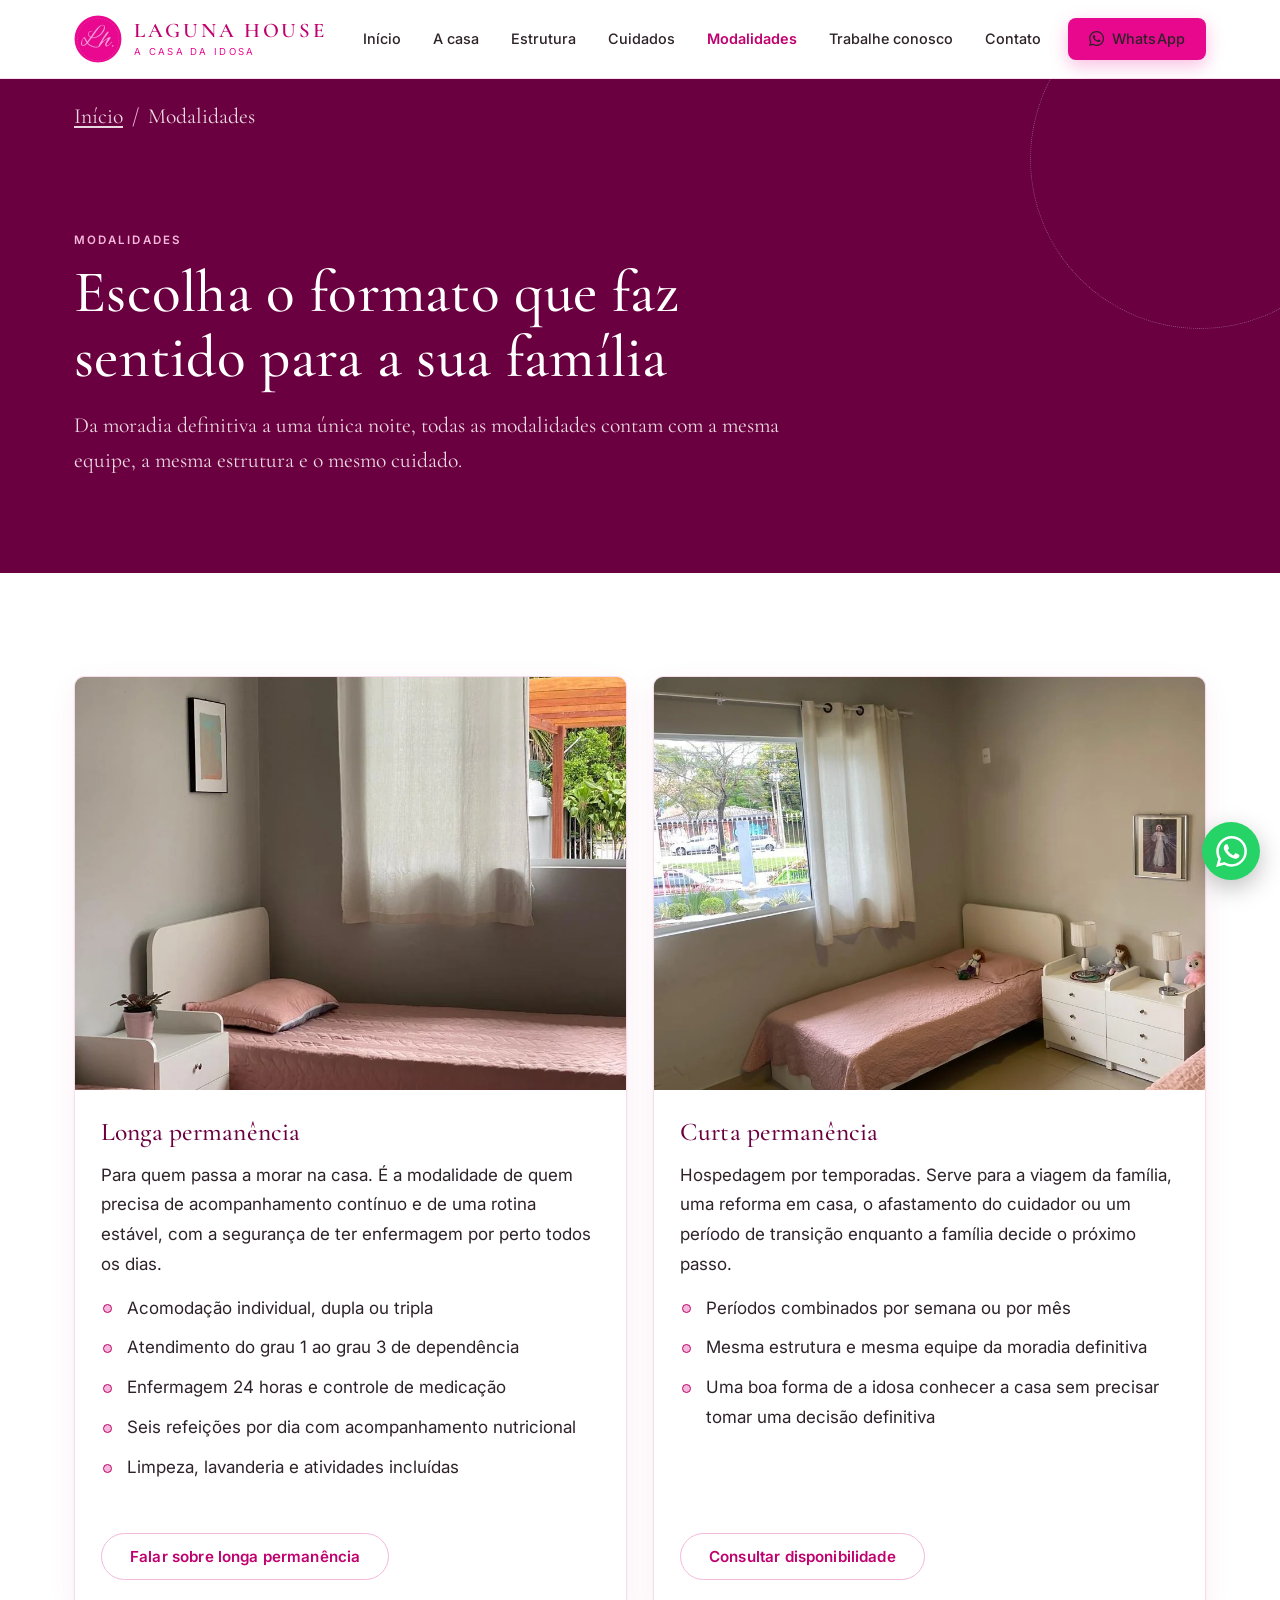
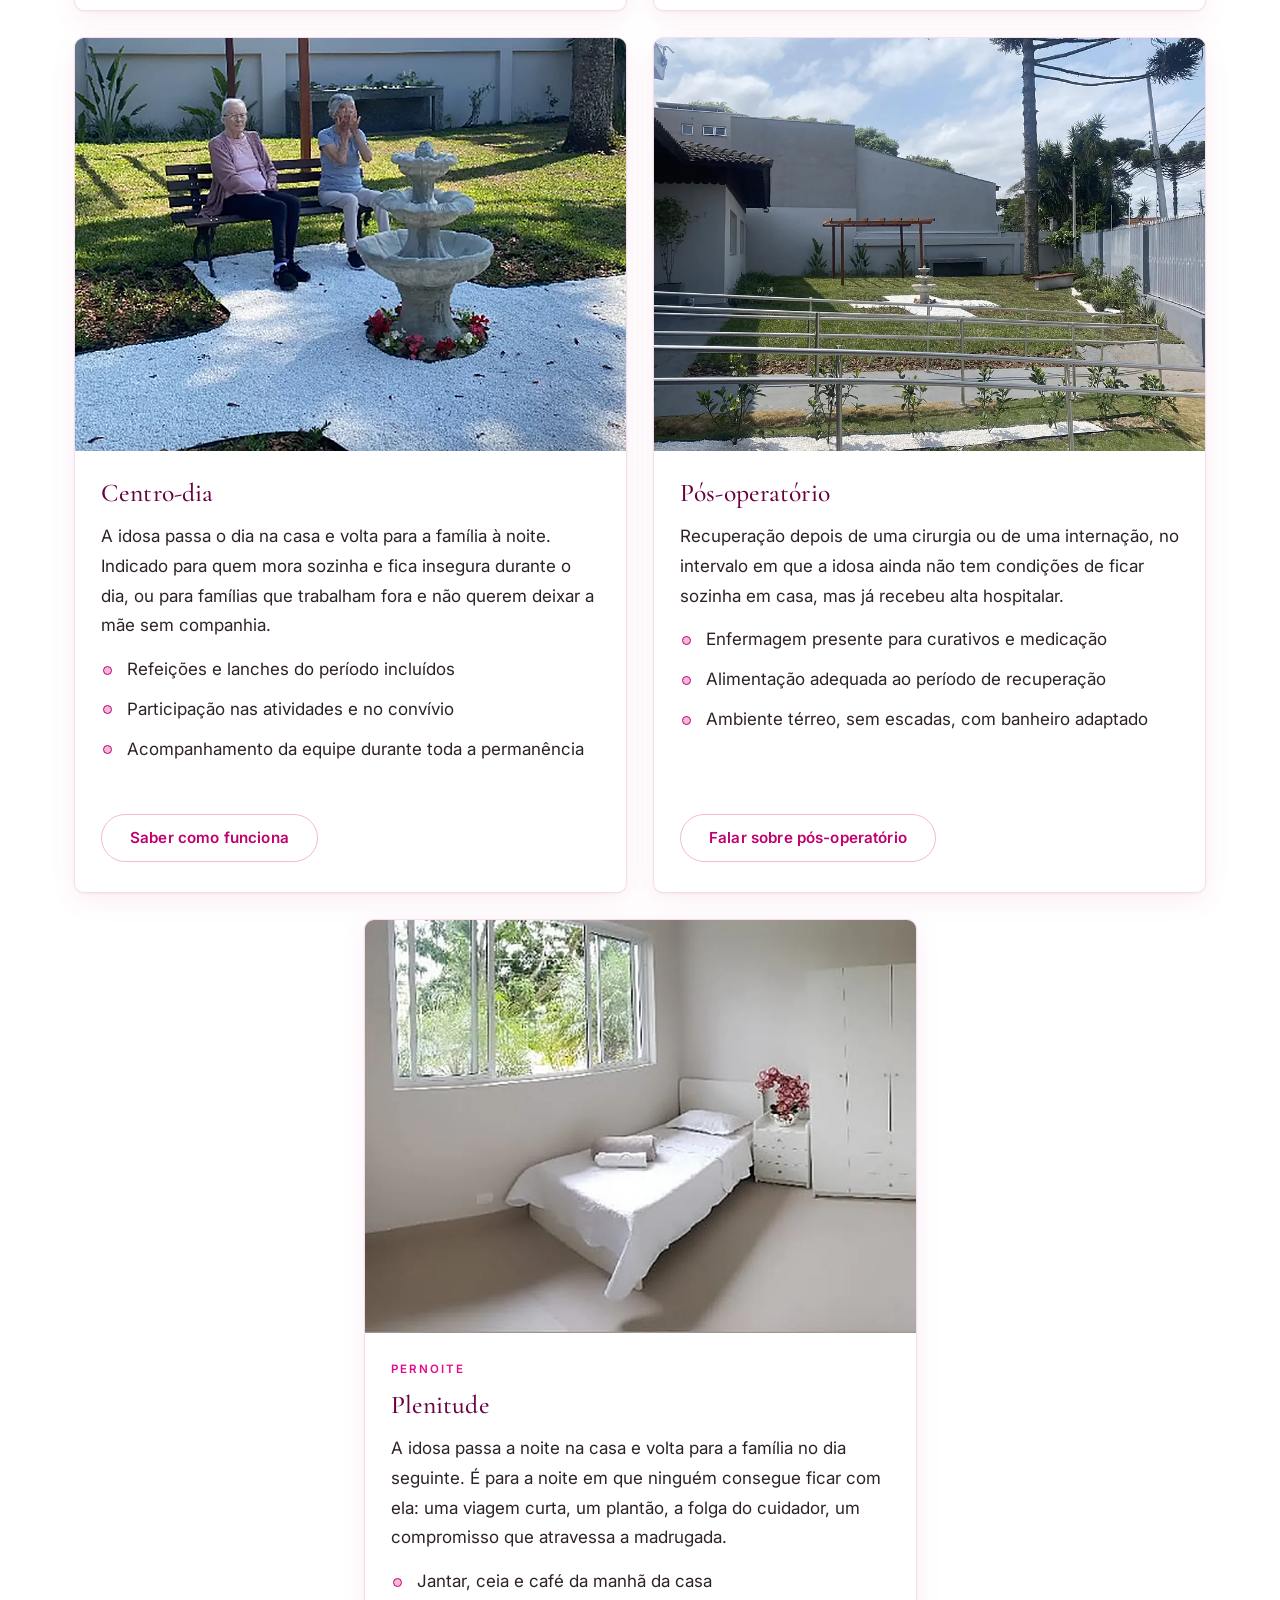
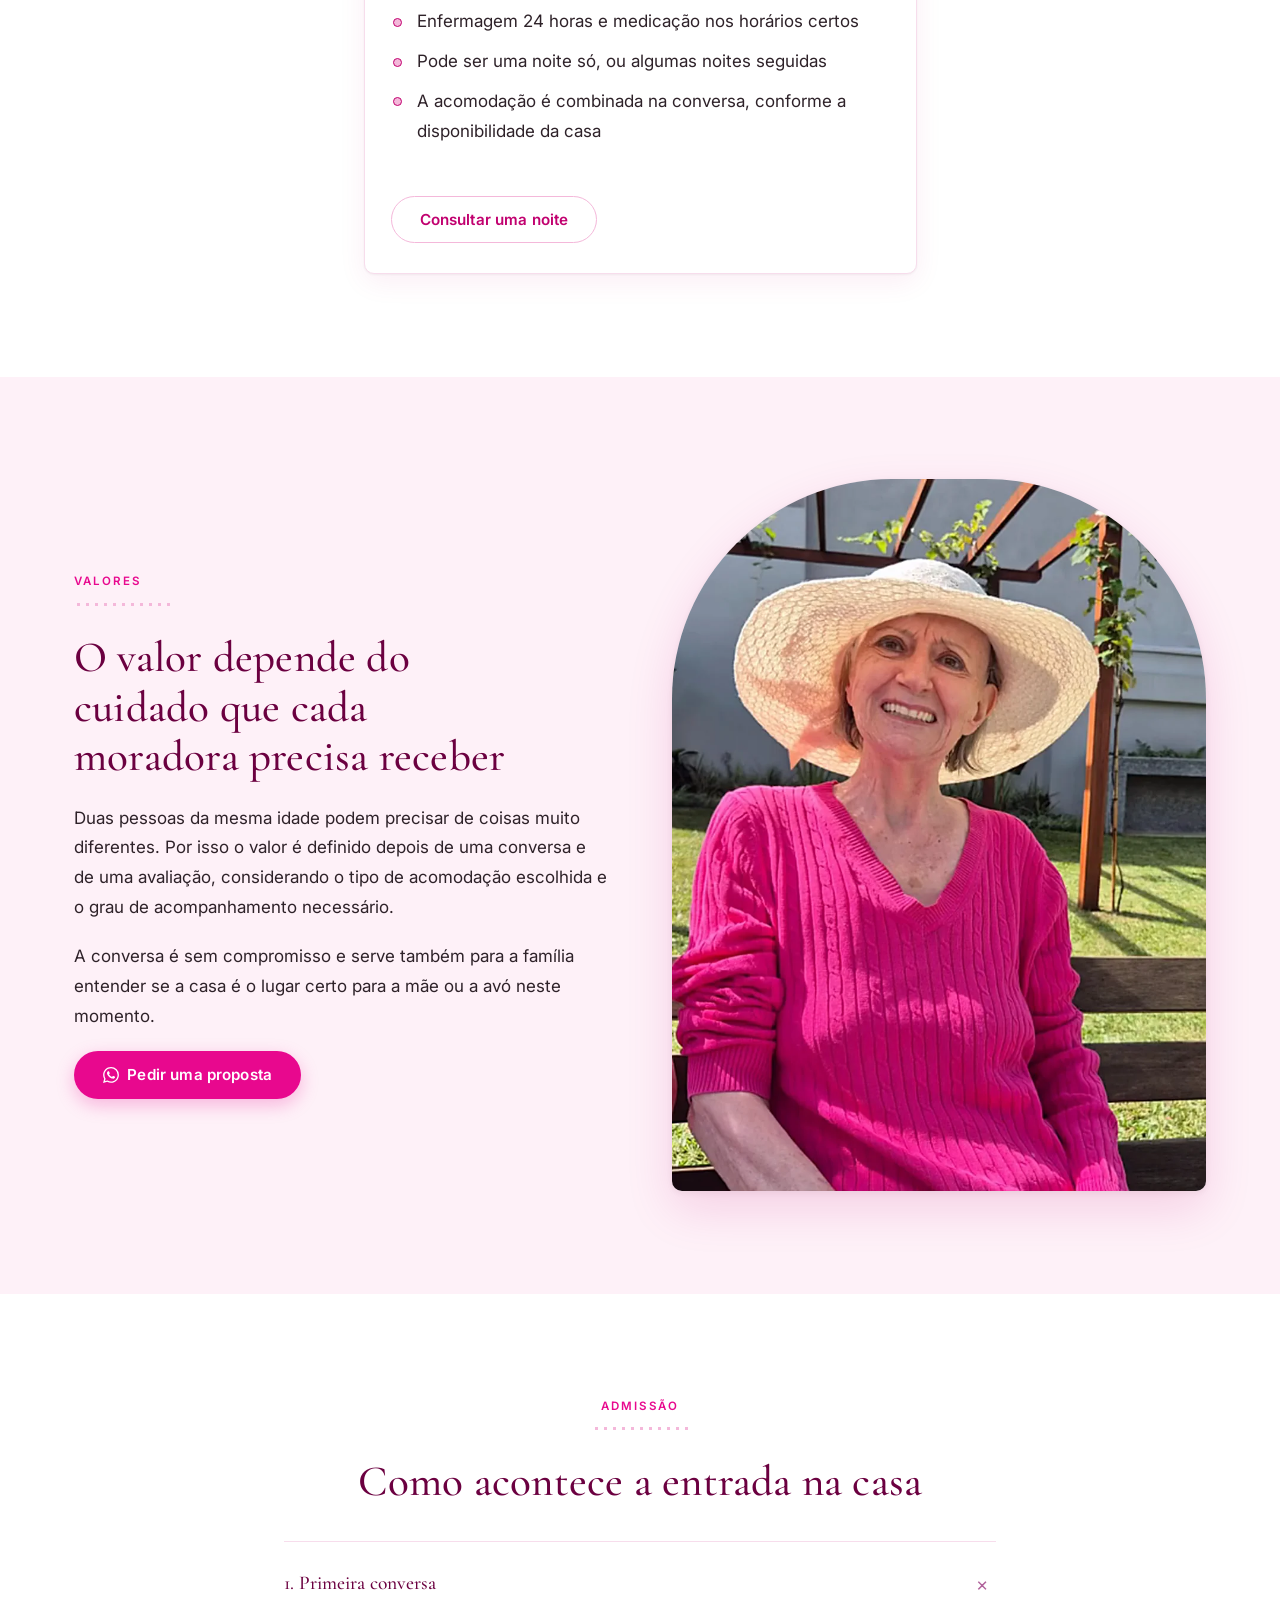
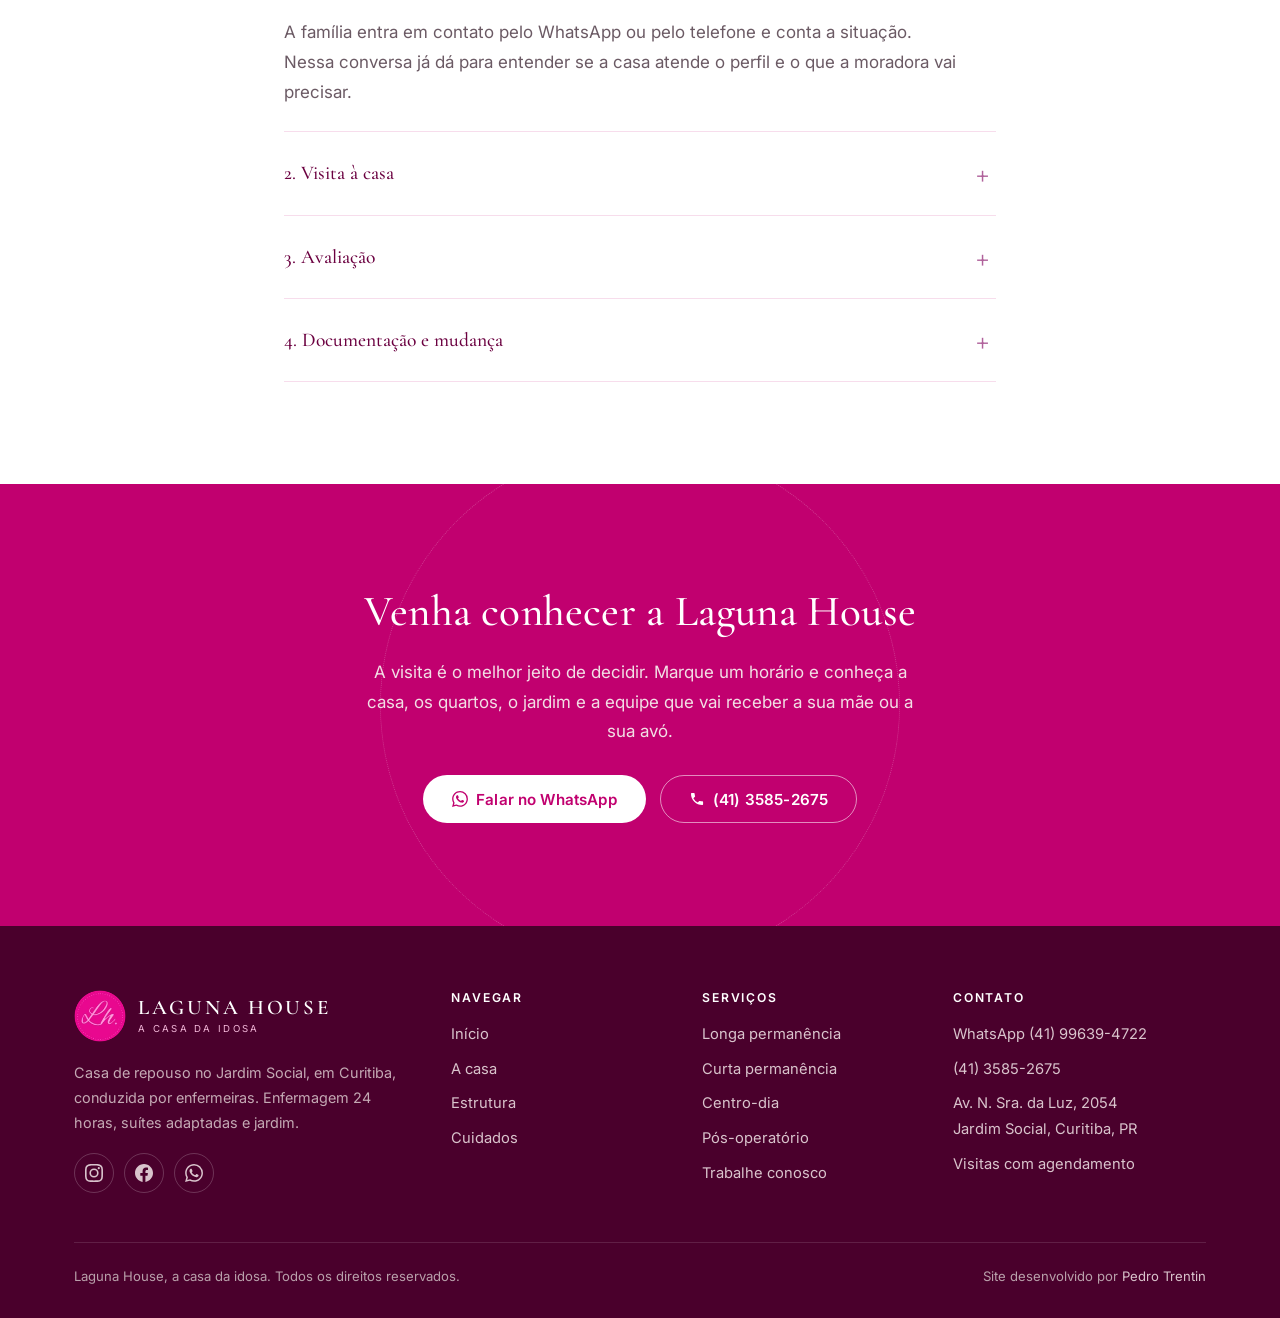
<file: modalidades.html>
<!doctype html>
<html lang="pt-BR">
<head>
<meta charset="utf-8">
<meta name="viewport" content="width=device-width,initial-scale=1">
<title>Modalidades de hospedagem | Laguna House</title>
<meta name="description" content="Longa permanência, curta permanência, centro-dia, pernoite e pós-operatório na Laguna House, casa de repouso no Jardim Social, em Curitiba.">
<meta name="author" content="Laguna House">
<meta name="robots" content="index,follow">
<link rel="canonical" href="https://casaderepousolaguna.com.br/modalidades.html">
<meta property="og:type" content="website">
<meta property="og:locale" content="pt_BR">
<meta property="og:site_name" content="Laguna House">
<meta property="og:title" content="Modalidades de hospedagem | Laguna House">
<meta property="og:description" content="Longa permanência, curta permanência, centro-dia, pernoite e pós-operatório na Laguna House, casa de repouso no Jardim Social, em Curitiba.">
<meta property="og:url" content="https://casaderepousolaguna.com.br/modalidades.html">
<meta property="og:image" content="https://casaderepousolaguna.com.br/img/og-rosa.jpg">
<meta property="og:image:width" content="1200">
<meta property="og:image:height" content="630">
<meta name="twitter:card" content="summary_large_image">
<meta name="geo.region" content="BR-PR">
<meta name="geo.placename" content="Curitiba">
<meta name="theme-color" content="#82002D">
<link rel="icon" href="/favicon.ico" sizes="any"><link rel="apple-touch-icon" href="/img/apple-touch-icon-rosa.png">
<link rel="preconnect" href="https://fonts.googleapis.com">
<link rel="preconnect" href="https://fonts.gstatic.com" crossorigin>
<link href="https://fonts.googleapis.com/css2?family=Cormorant+Garamond:wght@400;500;600&family=Inter:wght@400;500;600&display=swap" rel="stylesheet">
<link rel="stylesheet" href="assets/site.css">
</head>
<body>
<a class="pular" href="#conteudo">Pular para o conteúdo</a>
<header class="topo">
  <div class="wrap topo-in">
    <a class="marca" href="index.html" aria-label="Laguna House, página inicial">
      <img src="img/selo-rosa-96.webp" alt="" width="48" height="48">
      <span class="marca-txt"><span class="marca-nome">Laguna House</span><span class="marca-sub">A casa da idosa</span></span>
    </a>
    <button class="menu-btn" aria-label="Abrir menu" aria-expanded="false" aria-controls="menu">
      <svg viewBox="0 0 24 24" aria-hidden="true"><path d="M3 6h18v2H3V6zm0 5h18v2H3v-2zm0 5h18v2H3v-2z"/></svg>
    </button>
    <nav class="nav" id="menu" aria-label="Menu principal">
      <a href="index.html" data-rota="index">Início</a>
      <a href="sobre.html" data-rota="sobre">A casa</a>
      <a href="estrutura.html" data-rota="estrutura">Estrutura</a>
      <a href="cuidados.html" data-rota="cuidados">Cuidados</a>
      <a href="modalidades.html" data-rota="modalidades" class="ativo">Modalidades</a>
      <a href="trabalhe-conosco.html" data-rota="trabalhe-conosco">Trabalhe conosco</a>
      <a href="contato.html" data-rota="contato">Contato</a>
      <a class="btn btn-primario" href="https://wa.me/5541996394722?text=Ol%C3%A1%21%20Vim%20pelo%20site%20e%20gostaria%20de%20informa%C3%A7%C3%B5es%20sobre%20a%20Laguna%20House." target="_blank" rel="noopener"><svg class="ico" viewBox="0 0 24 24" aria-hidden="true" focusable="false"><path d="M17.5 14.4c-.3-.15-1.76-.87-2.03-.97-.27-.1-.47-.15-.67.15-.2.3-.77.97-.94 1.16-.17.2-.35.22-.64.08-.3-.15-1.26-.47-2.4-1.48-.88-.79-1.48-1.76-1.65-2.06-.17-.3-.02-.46.13-.6.13-.14.3-.35.44-.53.15-.17.2-.3.3-.5.1-.19.05-.37-.02-.52-.08-.15-.67-1.61-.92-2.2-.24-.58-.49-.5-.67-.51h-.57c-.2 0-.52.07-.79.37-.27.3-1.04 1.02-1.04 2.48s1.07 2.87 1.21 3.07c.15.2 2.1 3.2 5.08 4.49.71.3 1.26.49 1.7.62.71.23 1.36.2 1.87.12.57-.09 1.75-.72 2-1.41.25-.7.25-1.29.18-1.42-.08-.12-.28-.2-.57-.34m-5.42 7.4a9.87 9.87 0 0 1-5.03-1.38l-.36-.21-3.74.98 1-3.65-.24-.37A9.86 9.86 0 0 1 2.2 11.9C2.2 6.45 6.63 2.02 12.08 2.02a9.82 9.82 0 0 1 6.99 2.9 9.83 9.83 0 0 1 2.89 6.99c0 5.45-4.44 9.88-9.88 9.88m8.41-18.3A11.82 11.82 0 0 0 12.08 0C5.52 0 .19 5.34.18 11.9c0 2.1.55 4.14 1.59 5.95L.08 24l6.3-1.65a11.88 11.88 0 0 0 5.69 1.45h.01c6.55 0 11.89-5.34 11.89-11.9a11.82 11.82 0 0 0-3.48-8.4z"/></svg> WhatsApp</a>
    </nav>
  </div>
</header><main id="conteudo"><section class="hero-int">
  <div class="wrap">
    <p class="trilha"><a href="index.html">Início</a> <span>/</span> Modalidades</p>
    <div class="hero-int-in">
      <span class="etiqueta">Modalidades</span>
      <h1>Escolha o formato que faz sentido para a sua família</h1>
      <p>Da moradia definitiva a uma única noite, todas as modalidades contam com a mesma equipe, a mesma estrutura e o mesmo cuidado.</p>
    </div>
  </div>
</section>

<section class="sec">
  <div class="wrap">
    <div class="grade g2">
      <article class="cartao-foto">
        <img src="img/quarto-duplo-card.webp" alt="Suíte com janela para a área verde, preparada para moradia" loading="lazy">
        <div class="corpo">
          <h3>Longa permanência</h3>
          <p>Para quem passa a morar na casa. É a modalidade de quem precisa de acompanhamento contínuo e de uma rotina estável, com a segurança de ter enfermagem por perto todos os dias.</p>
          <ul class="lista">
            <li>Acomodação individual, dupla ou tripla</li>
            <li>Atendimento do grau 1 ao grau 3 de dependência</li>
            <li>Enfermagem 24 horas e controle de medicação</li>
            <li>Seis refeições por dia com acompanhamento nutricional</li>
            <li>Limpeza, lavanderia e atividades incluídas</li>
          </ul>
          <div class="rodape-cartao"><a class="btn btn-secundario" href="https://wa.me/5541996394722?text=Ol%C3%A1%21%20Vim%20pelo%20site%20e%20gostaria%20de%20informa%C3%A7%C3%B5es%20sobre%20a%20Laguna%20House." target="_blank" rel="noopener">Falar sobre longa permanência</a></div>
        </div>
      </article>

      <article class="cartao-foto">
        <img src="img/quarto-vista-card.webp" alt="Suíte preparada para hospedagem temporária" loading="lazy">
        <div class="corpo">
          <h3>Curta permanência</h3>
          <p>Hospedagem por temporadas. Serve para a viagem da família, uma reforma em casa, o afastamento do cuidador ou um período de transição enquanto a família decide o próximo passo.</p>
          <ul class="lista">
            <li>Períodos combinados por semana ou por mês</li>
            <li>Mesma estrutura e mesma equipe da moradia definitiva</li>
            <li>Uma boa forma de a idosa conhecer a casa sem precisar tomar uma decisão definitiva</li>
          </ul>
          <div class="rodape-cartao"><a class="btn btn-secundario" href="https://wa.me/5541996394722?text=Ol%C3%A1%21%20Vim%20pelo%20site%20e%20gostaria%20de%20informa%C3%A7%C3%B5es%20sobre%20a%20Laguna%20House." target="_blank" rel="noopener">Consultar disponibilidade</a></div>
        </div>
      </article>

      <article class="cartao-foto">
        <img src="img/convivio-jardim.webp" alt="Moradoras no jardim durante o dia" loading="lazy">
        <div class="corpo">
          <h3>Centro-dia</h3>
          <p>A idosa passa o dia na casa e volta para a família à noite. Indicado para quem mora sozinha e fica insegura durante o dia, ou para famílias que trabalham fora e não querem deixar a mãe sem companhia.</p>
          <ul class="lista">
            <li>Refeições e lanches do período incluídos</li>
            <li>Participação nas atividades e no convívio</li>
            <li>Acompanhamento da equipe durante toda a permanência</li>
          </ul>
          <div class="rodape-cartao"><a class="btn btn-secundario" href="https://wa.me/5541996394722?text=Ol%C3%A1%21%20Vim%20pelo%20site%20e%20gostaria%20de%20informa%C3%A7%C3%B5es%20sobre%20a%20Laguna%20House." target="_blank" rel="noopener">Saber como funciona</a></div>
        </div>
      </article>

      <article class="cartao-foto">
        <img src="img/fachada-card.webp" alt="Área externa da casa, com jardim e pergolado" loading="lazy">
        <div class="corpo">
          <h3>Pós-operatório</h3>
          <p>Recuperação depois de uma cirurgia ou de uma internação, no intervalo em que a idosa ainda não tem condições de ficar sozinha em casa, mas já recebeu alta hospitalar.</p>
          <ul class="lista">
            <li>Enfermagem presente para curativos e medicação</li>
            <li>Alimentação adequada ao período de recuperação</li>
            <li>Ambiente térreo, sem escadas, com banheiro adaptado</li>
          </ul>
          <div class="rodape-cartao"><a class="btn btn-secundario" href="https://wa.me/5541996394722?text=Ol%C3%A1%21%20Vim%20pelo%20site%20e%20gostaria%20de%20informa%C3%A7%C3%B5es%20sobre%20a%20Laguna%20House." target="_blank" rel="noopener">Falar sobre pós-operatório</a></div>
        </div>
      </article>

      <article class="cartao-foto">
        <img src="img/quarto-individual-card.webp" alt="Suíte individual com cama, criado-mudo e janela para a área verde" loading="lazy">
        <div class="corpo">
          <span class="etiqueta">Pernoite</span>
          <h3>Plenitude</h3>
          <p>A idosa passa a noite na casa e volta para a família no dia seguinte. É para a noite em que ninguém consegue ficar com ela: uma viagem curta, um plantão, a folga do cuidador, um compromisso que atravessa a madrugada.</p>
          <ul class="lista">
            <li>Jantar, ceia e café da manhã da casa</li>
            <li>Enfermagem 24 horas e medicação nos horários certos</li>
            <li>Pode ser uma noite só, ou algumas noites seguidas</li>
            <li>A acomodação é combinada na conversa, conforme a disponibilidade da casa</li>
          </ul>
          <div class="rodape-cartao"><a class="btn btn-secundario" href="https://wa.me/5541996394722?text=Ol%C3%A1%21%20Vim%20pelo%20site%20e%20gostaria%20de%20informa%C3%A7%C3%B5es%20sobre%20a%20Laguna%20House." target="_blank" rel="noopener">Consultar uma noite</a></div>
        </div>
      </article>
    </div>
    
  </div>
</section>

<section class="sec sec-lilas">
  <div class="wrap">
    <div class="duo">
      <div class="duo-txt">
        <span class="etiqueta">Valores</span>
        <div class="fio"></div>
        <h2>O valor depende do cuidado que cada moradora precisa receber</h2>
        <p>Duas pessoas da mesma idade podem precisar de coisas muito diferentes. Por isso o valor é definido depois de uma conversa e de uma avaliação, considerando o tipo de acomodação escolhida e o grau de acompanhamento necessário.</p>
        <p>A conversa é sem compromisso e serve também para a família entender se a casa é o lugar certo para a mãe ou a avó neste momento.</p>
        <div class="btns"><a class="btn btn-primario" href="https://wa.me/5541996394722?text=Ol%C3%A1%21%20Vim%20pelo%20site%20e%20gostaria%20de%20informa%C3%A7%C3%B5es%20sobre%20a%20Laguna%20House." target="_blank" rel="noopener"><svg class="ico" viewBox="0 0 24 24" aria-hidden="true" focusable="false"><path d="M17.5 14.4c-.3-.15-1.76-.87-2.03-.97-.27-.1-.47-.15-.67.15-.2.3-.77.97-.94 1.16-.17.2-.35.22-.64.08-.3-.15-1.26-.47-2.4-1.48-.88-.79-1.48-1.76-1.65-2.06-.17-.3-.02-.46.13-.6.13-.14.3-.35.44-.53.15-.17.2-.3.3-.5.1-.19.05-.37-.02-.52-.08-.15-.67-1.61-.92-2.2-.24-.58-.49-.5-.67-.51h-.57c-.2 0-.52.07-.79.37-.27.3-1.04 1.02-1.04 2.48s1.07 2.87 1.21 3.07c.15.2 2.1 3.2 5.08 4.49.71.3 1.26.49 1.7.62.71.23 1.36.2 1.87.12.57-.09 1.75-.72 2-1.41.25-.7.25-1.29.18-1.42-.08-.12-.28-.2-.57-.34m-5.42 7.4a9.87 9.87 0 0 1-5.03-1.38l-.36-.21-3.74.98 1-3.65-.24-.37A9.86 9.86 0 0 1 2.2 11.9C2.2 6.45 6.63 2.02 12.08 2.02a9.82 9.82 0 0 1 6.99 2.9 9.83 9.83 0 0 1 2.89 6.99c0 5.45-4.44 9.88-9.88 9.88m8.41-18.3A11.82 11.82 0 0 0 12.08 0C5.52 0 .19 5.34.18 11.9c0 2.1.55 4.14 1.59 5.95L.08 24l6.3-1.65a11.88 11.88 0 0 0 5.69 1.45h.01c6.55 0 11.89-5.34 11.89-11.9a11.82 11.82 0 0 0-3.48-8.4z"/></svg> Pedir uma proposta</a></div>
        
      </div>
      <div class="moldura arco">
        <img src="img/residente.webp" alt="Moradora sorrindo no jardim da casa" loading="lazy" width="900" height="1200">
      </div>
    </div>
  </div>
</section>

<section class="sec">
  <div class="wrap-estreito">
    <div class="centro" style="margin-bottom:34px">
      <span class="etiqueta">Admissão</span>
      <div class="fio"></div>
      <h2>Como acontece a entrada na casa</h2>
    </div>
    <div class="faq">
      <details open>
        <summary>1. Primeira conversa</summary>
        <p>A família entra em contato pelo WhatsApp ou pelo telefone e conta a situação. Nessa conversa já dá para entender se a casa atende o perfil e o que a moradora vai precisar.</p>
      </details>
      <details>
        <summary>2. Visita à casa</summary>
        <p>A visita presencial é importante. Conhecer os quartos, o jardim e a equipe muda completamente a percepção de quem só viu fotos.</p>
      </details>
      <details>
        <summary>3. Avaliação</summary>
        <p>A equipe de enfermagem avalia o quadro de saúde, a medicação em uso e o grau de autonomia, para definir o acompanhamento adequado.</p>
      </details>
      <details>
        <summary>4. Documentação e mudança</summary>
        <p>Contrato assinado, documentos e exames reunidos, e a data combinada. A equipe orienta o que levar e como facilitar a adaptação das primeiras semanas.</p>
      </details>
    </div>
    
  </div>
</section>

<section class="sec cta-final">
  <div class="wrap">
    <h2>Venha conhecer a Laguna House</h2>
    <p>A visita é o melhor jeito de decidir. Marque um horário e conheça a casa, os quartos, o jardim e a equipe que vai receber a sua mãe ou a sua avó.</p>
    <div class="btns centro" style="justify-content:center;margin-top:28px">
      <a class="btn btn-claro" href="https://wa.me/5541996394722?text=Ol%C3%A1%21%20Vim%20pelo%20site%20e%20gostaria%20de%20informa%C3%A7%C3%B5es%20sobre%20a%20Laguna%20House." target="_blank" rel="noopener"><svg class="ico" viewBox="0 0 24 24" aria-hidden="true" focusable="false"><path d="M17.5 14.4c-.3-.15-1.76-.87-2.03-.97-.27-.1-.47-.15-.67.15-.2.3-.77.97-.94 1.16-.17.2-.35.22-.64.08-.3-.15-1.26-.47-2.4-1.48-.88-.79-1.48-1.76-1.65-2.06-.17-.3-.02-.46.13-.6.13-.14.3-.35.44-.53.15-.17.2-.3.3-.5.1-.19.05-.37-.02-.52-.08-.15-.67-1.61-.92-2.2-.24-.58-.49-.5-.67-.51h-.57c-.2 0-.52.07-.79.37-.27.3-1.04 1.02-1.04 2.48s1.07 2.87 1.21 3.07c.15.2 2.1 3.2 5.08 4.49.71.3 1.26.49 1.7.62.71.23 1.36.2 1.87.12.57-.09 1.75-.72 2-1.41.25-.7.25-1.29.18-1.42-.08-.12-.28-.2-.57-.34m-5.42 7.4a9.87 9.87 0 0 1-5.03-1.38l-.36-.21-3.74.98 1-3.65-.24-.37A9.86 9.86 0 0 1 2.2 11.9C2.2 6.45 6.63 2.02 12.08 2.02a9.82 9.82 0 0 1 6.99 2.9 9.83 9.83 0 0 1 2.89 6.99c0 5.45-4.44 9.88-9.88 9.88m8.41-18.3A11.82 11.82 0 0 0 12.08 0C5.52 0 .19 5.34.18 11.9c0 2.1.55 4.14 1.59 5.95L.08 24l6.3-1.65a11.88 11.88 0 0 0 5.69 1.45h.01c6.55 0 11.89-5.34 11.89-11.9a11.82 11.82 0 0 0-3.48-8.4z"/></svg> Falar no WhatsApp</a>
      <a class="btn btn-vazado-claro" href="tel:+554135852675"><svg class="ico" viewBox="0 0 24 24" aria-hidden="true" focusable="false"><path d="M6.6 10.8a15.1 15.1 0 0 0 6.6 6.6l2.2-2.2c.3-.3.7-.4 1.1-.2 1.2.4 2.4.6 3.7.6.6 0 1 .4 1 1V20c0 .6-.4 1-1 1A17 17 0 0 1 3 4c0-.6.4-1 1-1h3.5c.6 0 1 .4 1 1 0 1.3.2 2.5.6 3.7.1.4 0 .8-.2 1.1l-2.3 2z"/></svg> (41) 3585-2675</a>
    </div>
  </div>
</section>
</main><footer class="rodape">
  <div class="wrap">
    <div class="rodape-grade">
      <div>
        <a class="marca" href="index.html">
          <img src="img/selo-rosa-96.webp" alt="" width="52" height="52">
          <span class="marca-txt"><span class="marca-nome">Laguna House</span><span class="marca-sub">A casa da idosa</span></span>
        </a>
        <p class="rodape-sobre">Casa de repouso no Jardim Social, em Curitiba, conduzida por enfermeiras. Enfermagem 24 horas, suítes adaptadas e jardim.</p>
        <div class="redes">
          <a href="https://www.instagram.com/lagunahousecasadaidosa" target="_blank" rel="noopener" aria-label="Instagram da Laguna House"><svg class="" viewBox="0 0 24 24" aria-hidden="true" focusable="false"><path d="M12 2.16c3.2 0 3.58.01 4.85.07 3.25.15 4.77 1.7 4.92 4.92.06 1.27.07 1.65.07 4.85 0 3.2-.01 3.58-.07 4.85-.15 3.23-1.66 4.77-4.92 4.92-1.27.06-1.64.07-4.85.07-3.2 0-3.58-.01-4.85-.07-3.26-.15-4.77-1.7-4.92-4.92-.06-1.27-.07-1.64-.07-4.85 0-3.2.01-3.58.07-4.85.15-3.23 1.66-4.77 4.92-4.92 1.27-.06 1.65-.07 4.85-.07zm0-2.16C8.74 0 8.33.01 7.05.07 2.7.27.28 2.69.07 7.05.01 8.33 0 8.74 0 12s.01 3.67.07 4.95c.2 4.36 2.62 6.78 6.98 6.98 1.28.06 1.69.07 4.95.07s3.67-.01 4.95-.07c4.35-.2 6.78-2.62 6.98-6.98.06-1.28.07-1.69.07-4.95s-.01-3.67-.07-4.95c-.2-4.35-2.62-6.78-6.98-6.98C15.67.01 15.26 0 12 0zm0 5.84a6.16 6.16 0 1 0 0 12.32 6.16 6.16 0 0 0 0-12.32zM12 16a4 4 0 1 1 0-8 4 4 0 0 1 0 8zm6.4-11.85a1.44 1.44 0 1 0 0 2.89 1.44 1.44 0 0 0 0-2.89z"/></svg></a>
          <a href="https://www.facebook.com/profile.php?id=61567400305772" target="_blank" rel="noopener" aria-label="Facebook da Laguna House"><svg class="" viewBox="0 0 24 24" aria-hidden="true" focusable="false"><path d="M24 12.07C24 5.44 18.63.07 12 .07S0 5.44 0 12.07c0 5.99 4.39 10.95 10.13 11.85v-8.38H7.08v-3.47h3.05V9.43c0-3.01 1.79-4.67 4.53-4.67 1.31 0 2.69.24 2.69.24v2.95h-1.52c-1.49 0-1.95.93-1.95 1.87v2.25h3.33l-.54 3.47h-2.8v8.38C19.61 23.02 24 18.06 24 12.07z"/></svg></a>
          <a href="https://wa.me/5541996394722?text=Ol%C3%A1%21%20Vim%20pelo%20site%20e%20gostaria%20de%20informa%C3%A7%C3%B5es%20sobre%20a%20Laguna%20House." target="_blank" rel="noopener" aria-label="WhatsApp da Laguna House"><svg class="" viewBox="0 0 24 24" aria-hidden="true" focusable="false"><path d="M17.5 14.4c-.3-.15-1.76-.87-2.03-.97-.27-.1-.47-.15-.67.15-.2.3-.77.97-.94 1.16-.17.2-.35.22-.64.08-.3-.15-1.26-.47-2.4-1.48-.88-.79-1.48-1.76-1.65-2.06-.17-.3-.02-.46.13-.6.13-.14.3-.35.44-.53.15-.17.2-.3.3-.5.1-.19.05-.37-.02-.52-.08-.15-.67-1.61-.92-2.2-.24-.58-.49-.5-.67-.51h-.57c-.2 0-.52.07-.79.37-.27.3-1.04 1.02-1.04 2.48s1.07 2.87 1.21 3.07c.15.2 2.1 3.2 5.08 4.49.71.3 1.26.49 1.7.62.71.23 1.36.2 1.87.12.57-.09 1.75-.72 2-1.41.25-.7.25-1.29.18-1.42-.08-.12-.28-.2-.57-.34m-5.42 7.4a9.87 9.87 0 0 1-5.03-1.38l-.36-.21-3.74.98 1-3.65-.24-.37A9.86 9.86 0 0 1 2.2 11.9C2.2 6.45 6.63 2.02 12.08 2.02a9.82 9.82 0 0 1 6.99 2.9 9.83 9.83 0 0 1 2.89 6.99c0 5.45-4.44 9.88-9.88 9.88m8.41-18.3A11.82 11.82 0 0 0 12.08 0C5.52 0 .19 5.34.18 11.9c0 2.1.55 4.14 1.59 5.95L.08 24l6.3-1.65a11.88 11.88 0 0 0 5.69 1.45h.01c6.55 0 11.89-5.34 11.89-11.9a11.82 11.82 0 0 0-3.48-8.4z"/></svg></a>
        </div>
      </div>
      <div>
        <h4>Navegar</h4>
        <ul>
          <li><a href="index.html">Início</a></li>
          <li><a href="sobre.html">A casa</a></li>
          <li><a href="estrutura.html">Estrutura</a></li>
          <li><a href="cuidados.html">Cuidados</a></li>
        </ul>
      </div>
      <div>
        <h4>Serviços</h4>
        <ul>
          <li><a href="modalidades.html">Longa permanência</a></li>
          <li><a href="modalidades.html">Curta permanência</a></li>
          <li><a href="modalidades.html">Centro-dia</a></li>
          <li><a href="modalidades.html">Pós-operatório</a></li>
          <li><a href="trabalhe-conosco.html">Trabalhe conosco</a></li>
        </ul>
      </div>
      <div>
        <h4>Contato</h4>
        <ul>
          <li><a href="https://wa.me/5541996394722?text=Ol%C3%A1%21%20Vim%20pelo%20site%20e%20gostaria%20de%20informa%C3%A7%C3%B5es%20sobre%20a%20Laguna%20House." target="_blank" rel="noopener">WhatsApp (41) 99639-4722</a></li>
          <li><a href="tel:+554135852675">(41) 3585-2675</a></li>
          <li><a href="https://www.google.com/maps/search/?api=1&query=Av.+Nossa+Senhora+da+Luz,+2054,+Jardim+Social,+Curitiba+PR" target="_blank" rel="noopener">Av. N. Sra. da Luz, 2054<br>Jardim Social, Curitiba, PR</a></li>
          <li>Visitas com agendamento</li>
        </ul>
      </div>
    </div>
    <div class="rodape-base">
      <span>Laguna House, a casa da idosa. Todos os direitos reservados.</span>
      <span>Site desenvolvido por <a href="https://www.instagram.com/ph.trentin" target="_blank" rel="noopener">Pedro Trentin</a></span>
    </div>
  </div>
</footer>
<a class="zap" href="https://wa.me/5541996394722?text=Ol%C3%A1%21%20Vim%20pelo%20site%20e%20gostaria%20de%20informa%C3%A7%C3%B5es%20sobre%20a%20Laguna%20House." target="_blank" rel="noopener" aria-label="Falar no WhatsApp"><svg class="" viewBox="0 0 24 24" aria-hidden="true" focusable="false"><path d="M17.5 14.4c-.3-.15-1.76-.87-2.03-.97-.27-.1-.47-.15-.67.15-.2.3-.77.97-.94 1.16-.17.2-.35.22-.64.08-.3-.15-1.26-.47-2.4-1.48-.88-.79-1.48-1.76-1.65-2.06-.17-.3-.02-.46.13-.6.13-.14.3-.35.44-.53.15-.17.2-.3.3-.5.1-.19.05-.37-.02-.52-.08-.15-.67-1.61-.92-2.2-.24-.58-.49-.5-.67-.51h-.57c-.2 0-.52.07-.79.37-.27.3-1.04 1.02-1.04 2.48s1.07 2.87 1.21 3.07c.15.2 2.1 3.2 5.08 4.49.71.3 1.26.49 1.7.62.71.23 1.36.2 1.87.12.57-.09 1.75-.72 2-1.41.25-.7.25-1.29.18-1.42-.08-.12-.28-.2-.57-.34m-5.42 7.4a9.87 9.87 0 0 1-5.03-1.38l-.36-.21-3.74.98 1-3.65-.24-.37A9.86 9.86 0 0 1 2.2 11.9C2.2 6.45 6.63 2.02 12.08 2.02a9.82 9.82 0 0 1 6.99 2.9 9.83 9.83 0 0 1 2.89 6.99c0 5.45-4.44 9.88-9.88 9.88m8.41-18.3A11.82 11.82 0 0 0 12.08 0C5.52 0 .19 5.34.18 11.9c0 2.1.55 4.14 1.59 5.95L.08 24l6.3-1.65a11.88 11.88 0 0 0 5.69 1.45h.01c6.55 0 11.89-5.34 11.89-11.9a11.82 11.82 0 0 0-3.48-8.4z"/></svg></a>
<script src="assets/site.js"></script></body></html>
</file>
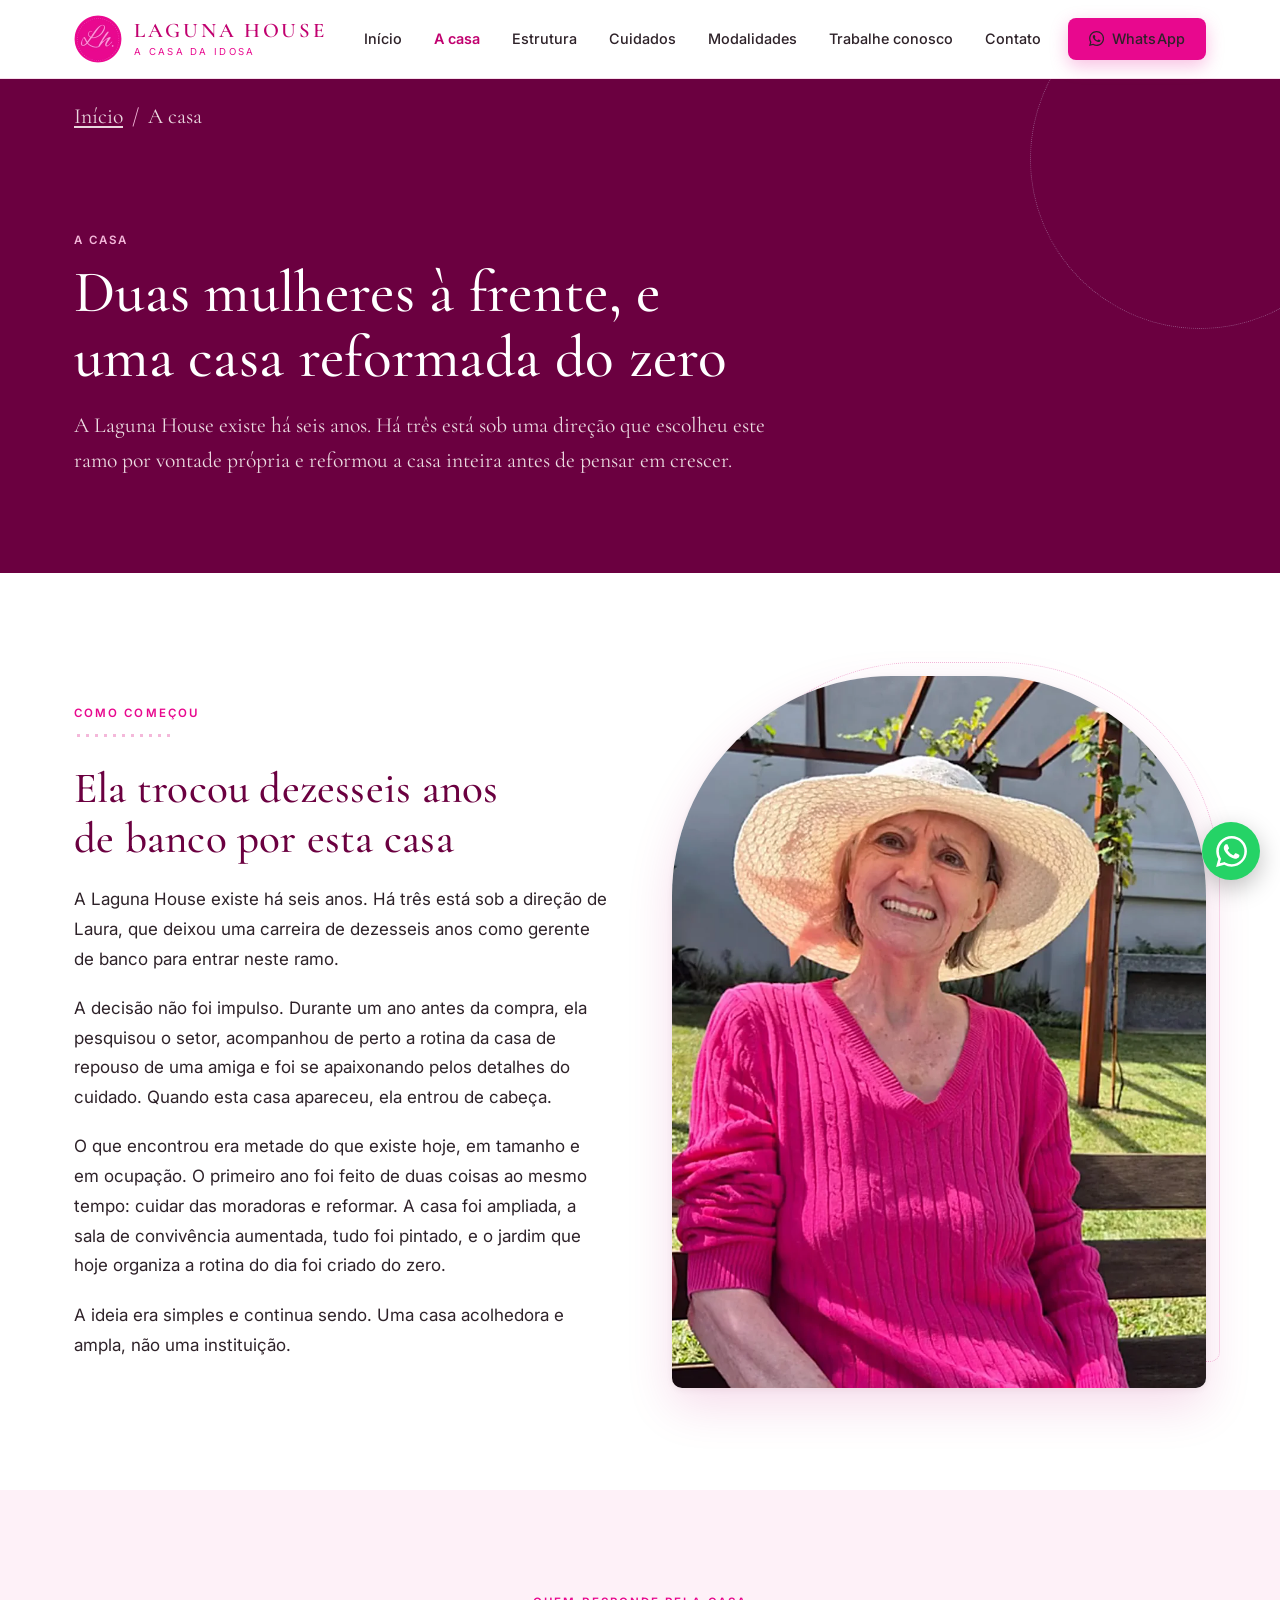
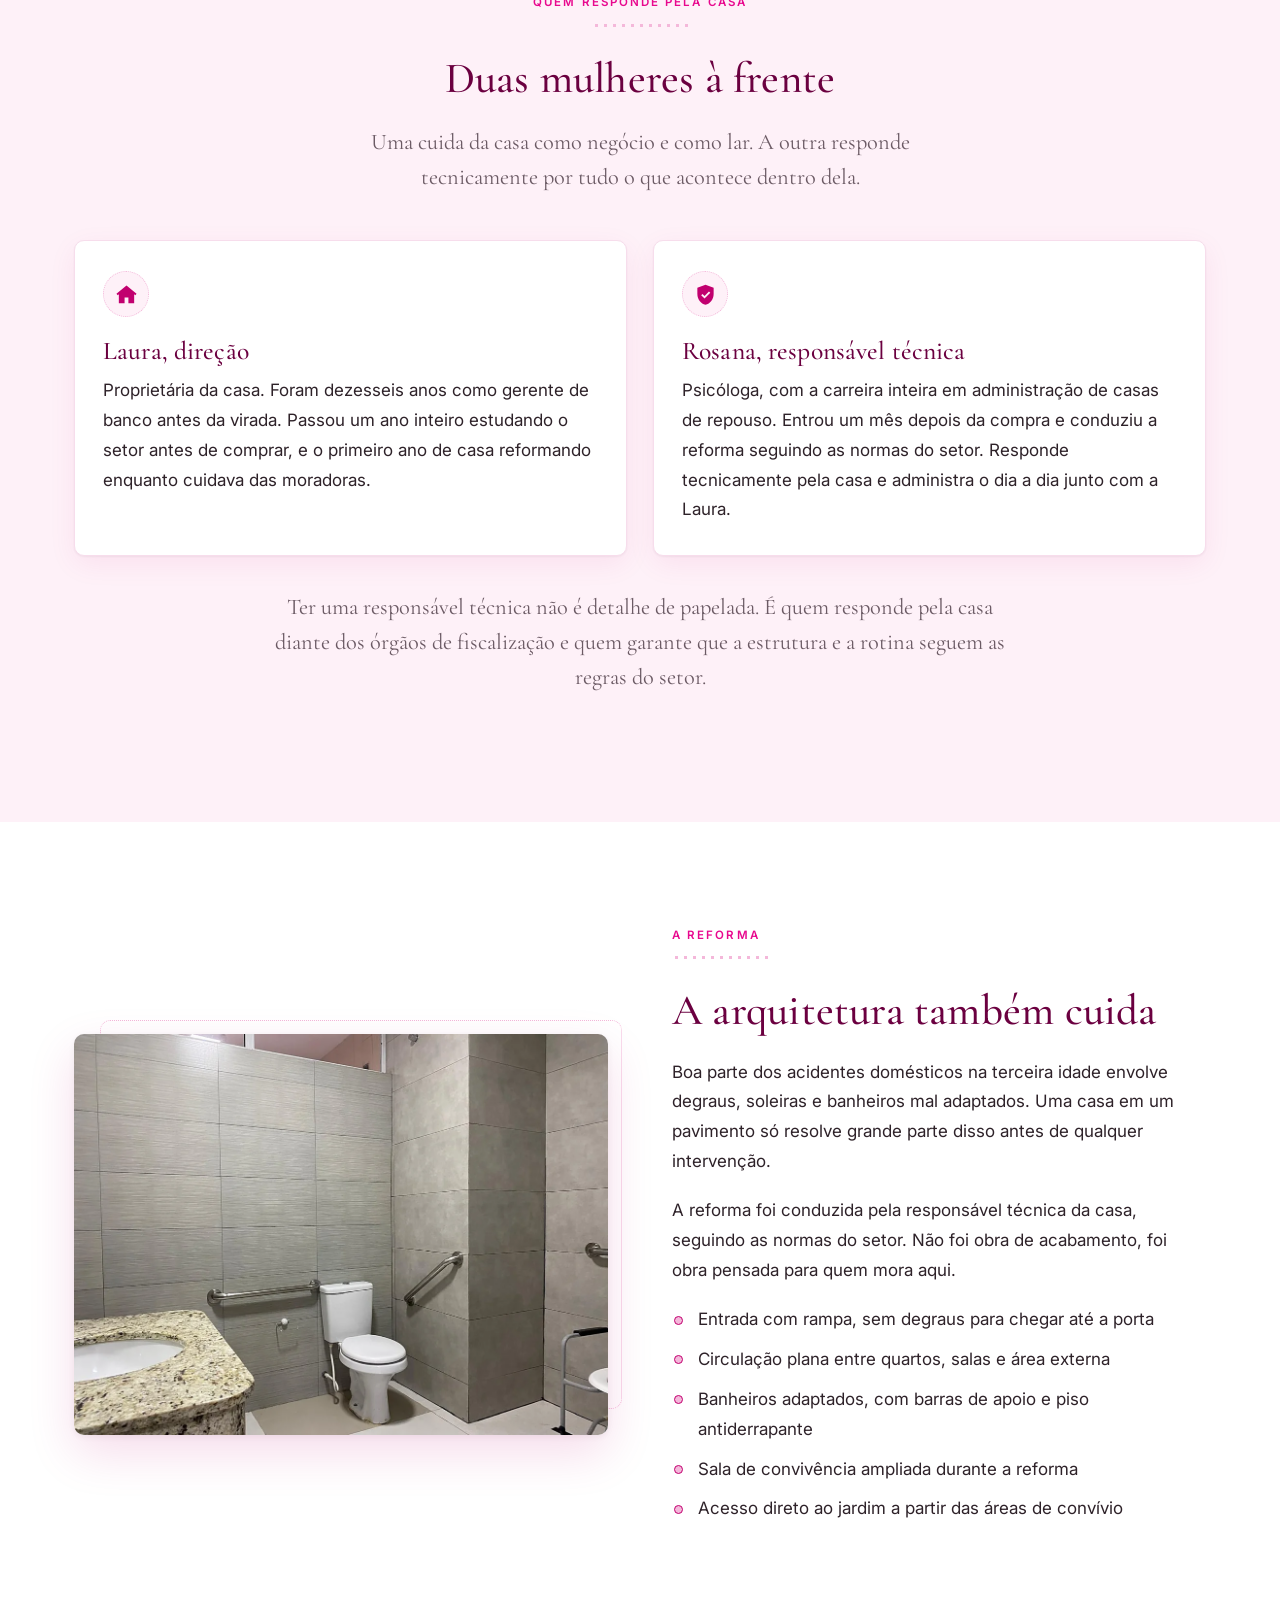
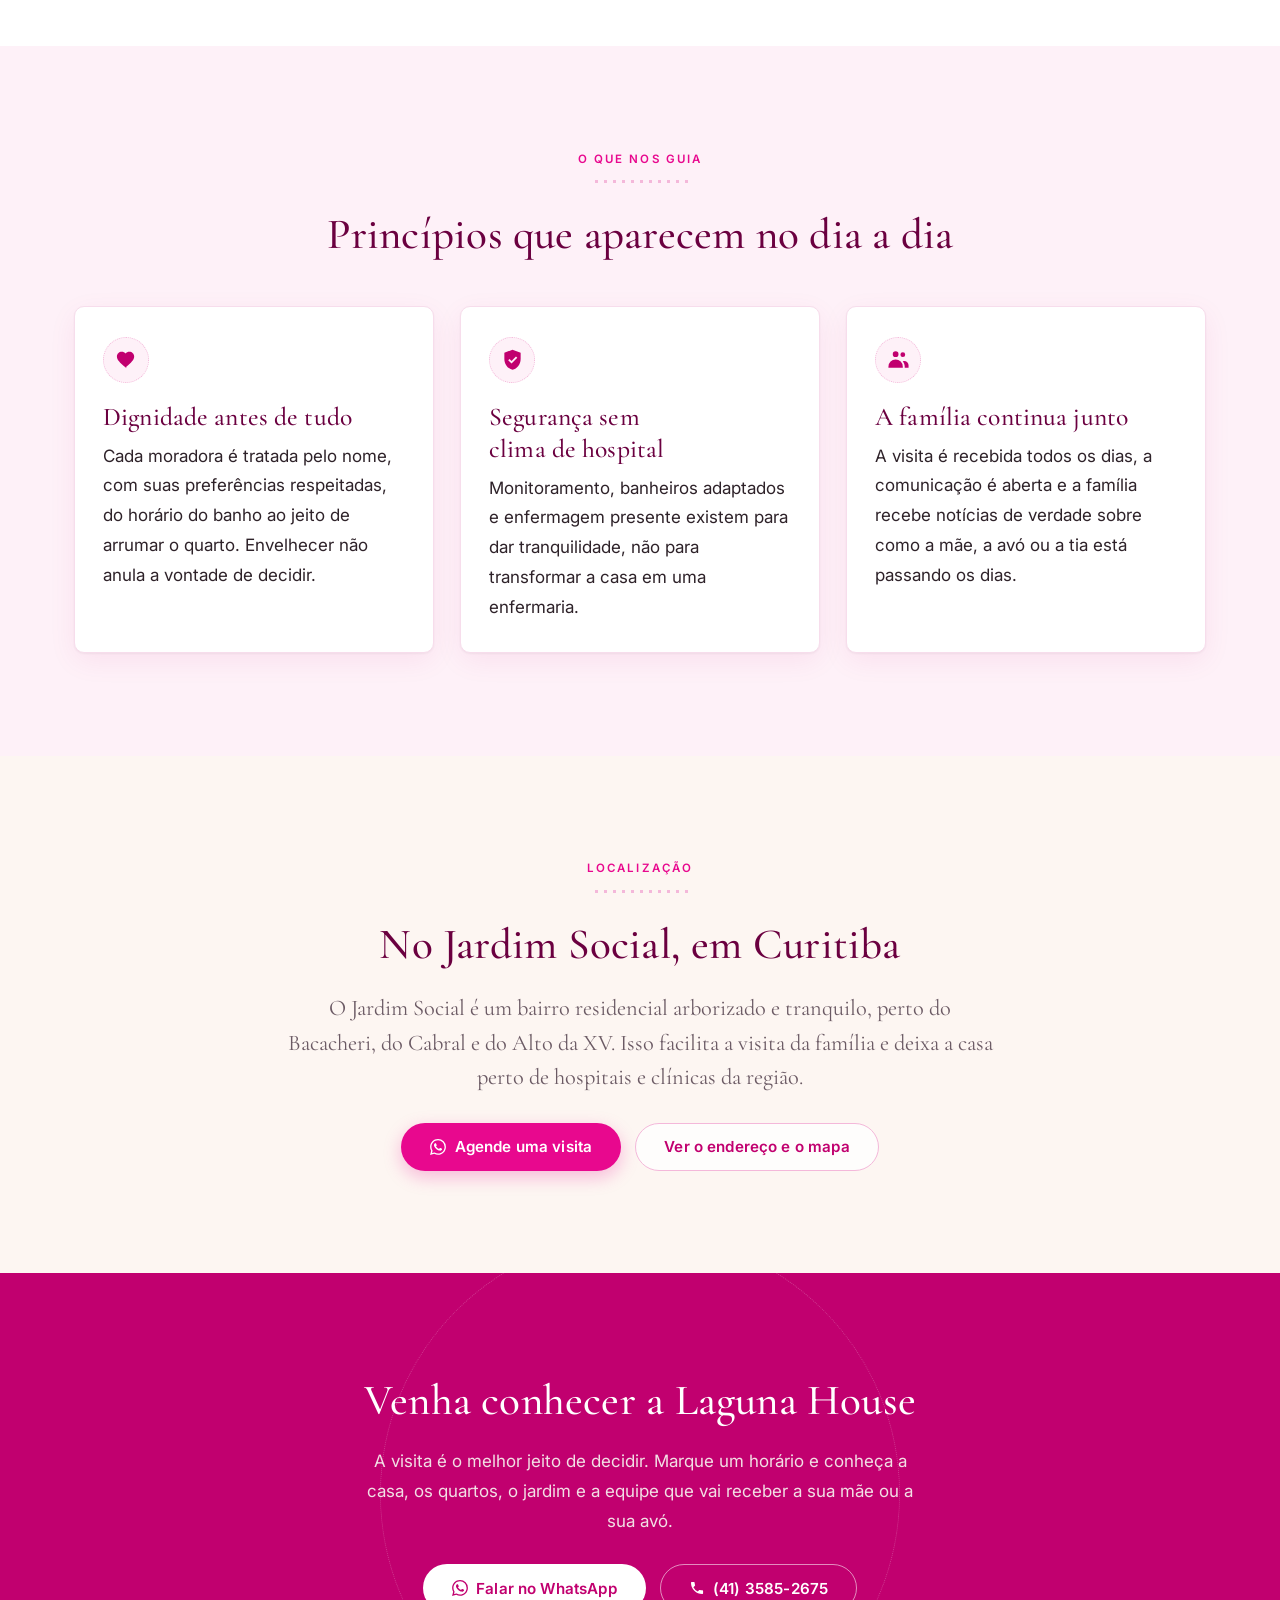
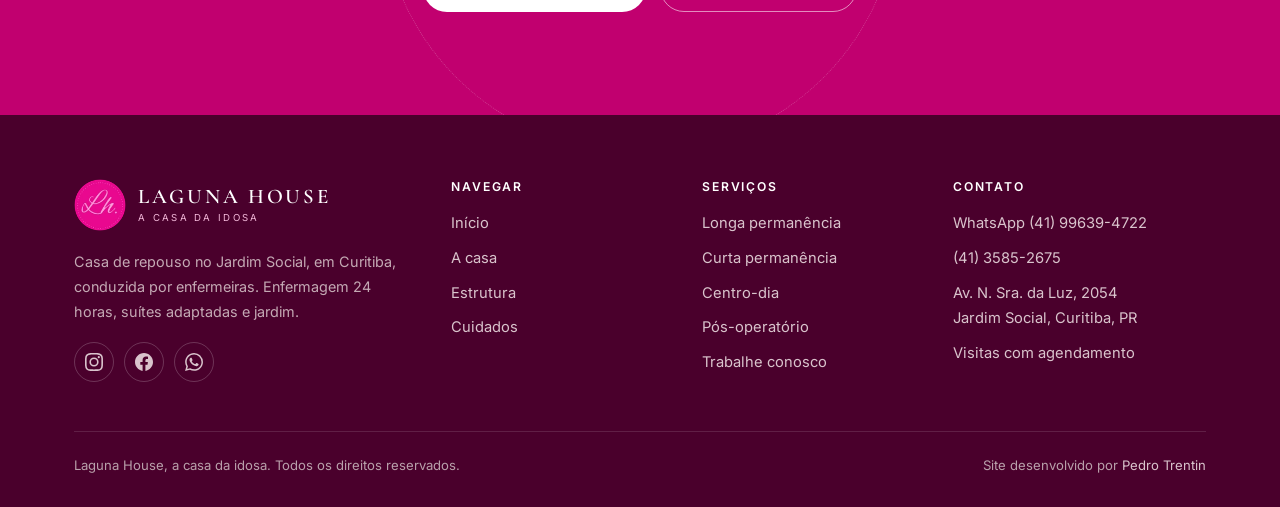
<file: sobre.html>
<!doctype html>
<html lang="pt-BR">
<head>
<meta charset="utf-8">
<meta name="viewport" content="width=device-width,initial-scale=1">
<title>A casa | Laguna House</title>
<meta name="description" content="A Laguna House existe há seis anos, em uma casa térrea no Jardim Social, em Curitiba, com direção que trocou o banco pelo cuidado e responsável técnica psicóloga.">
<meta name="author" content="Laguna House">
<meta name="robots" content="index,follow">
<link rel="canonical" href="https://casaderepousolaguna.com.br/sobre.html">
<meta property="og:type" content="website">
<meta property="og:locale" content="pt_BR">
<meta property="og:site_name" content="Laguna House">
<meta property="og:title" content="A casa | Laguna House">
<meta property="og:description" content="A Laguna House existe há seis anos, em uma casa térrea no Jardim Social, em Curitiba, com direção que trocou o banco pelo cuidado e responsável técnica psicóloga.">
<meta property="og:url" content="https://casaderepousolaguna.com.br/sobre.html">
<meta property="og:image" content="https://casaderepousolaguna.com.br/img/og-rosa.jpg">
<meta property="og:image:width" content="1200">
<meta property="og:image:height" content="630">
<meta name="twitter:card" content="summary_large_image">
<meta name="geo.region" content="BR-PR">
<meta name="geo.placename" content="Curitiba">
<meta name="theme-color" content="#82002D">
<link rel="icon" href="/favicon.ico" sizes="any"><link rel="apple-touch-icon" href="/img/apple-touch-icon-rosa.png">
<link rel="preconnect" href="https://fonts.googleapis.com">
<link rel="preconnect" href="https://fonts.gstatic.com" crossorigin>
<link href="https://fonts.googleapis.com/css2?family=Cormorant+Garamond:wght@400;500;600&family=Inter:wght@400;500;600&display=swap" rel="stylesheet">
<link rel="stylesheet" href="assets/site.css">
</head>
<body>
<a class="pular" href="#conteudo">Pular para o conteúdo</a>
<header class="topo">
  <div class="wrap topo-in">
    <a class="marca" href="index.html" aria-label="Laguna House, página inicial">
      <img src="img/selo-rosa-96.webp" alt="" width="48" height="48">
      <span class="marca-txt"><span class="marca-nome">Laguna House</span><span class="marca-sub">A casa da idosa</span></span>
    </a>
    <button class="menu-btn" aria-label="Abrir menu" aria-expanded="false" aria-controls="menu">
      <svg viewBox="0 0 24 24" aria-hidden="true"><path d="M3 6h18v2H3V6zm0 5h18v2H3v-2zm0 5h18v2H3v-2z"/></svg>
    </button>
    <nav class="nav" id="menu" aria-label="Menu principal">
      <a href="index.html" data-rota="index">Início</a>
      <a href="sobre.html" data-rota="sobre" class="ativo">A casa</a>
      <a href="estrutura.html" data-rota="estrutura">Estrutura</a>
      <a href="cuidados.html" data-rota="cuidados">Cuidados</a>
      <a href="modalidades.html" data-rota="modalidades">Modalidades</a>
      <a href="trabalhe-conosco.html" data-rota="trabalhe-conosco">Trabalhe conosco</a>
      <a href="contato.html" data-rota="contato">Contato</a>
      <a class="btn btn-primario" href="https://wa.me/5541996394722?text=Ol%C3%A1%21%20Vim%20pelo%20site%20e%20gostaria%20de%20informa%C3%A7%C3%B5es%20sobre%20a%20Laguna%20House." target="_blank" rel="noopener"><svg class="ico" viewBox="0 0 24 24" aria-hidden="true" focusable="false"><path d="M17.5 14.4c-.3-.15-1.76-.87-2.03-.97-.27-.1-.47-.15-.67.15-.2.3-.77.97-.94 1.16-.17.2-.35.22-.64.08-.3-.15-1.26-.47-2.4-1.48-.88-.79-1.48-1.76-1.65-2.06-.17-.3-.02-.46.13-.6.13-.14.3-.35.44-.53.15-.17.2-.3.3-.5.1-.19.05-.37-.02-.52-.08-.15-.67-1.61-.92-2.2-.24-.58-.49-.5-.67-.51h-.57c-.2 0-.52.07-.79.37-.27.3-1.04 1.02-1.04 2.48s1.07 2.87 1.21 3.07c.15.2 2.1 3.2 5.08 4.49.71.3 1.26.49 1.7.62.71.23 1.36.2 1.87.12.57-.09 1.75-.72 2-1.41.25-.7.25-1.29.18-1.42-.08-.12-.28-.2-.57-.34m-5.42 7.4a9.87 9.87 0 0 1-5.03-1.38l-.36-.21-3.74.98 1-3.65-.24-.37A9.86 9.86 0 0 1 2.2 11.9C2.2 6.45 6.63 2.02 12.08 2.02a9.82 9.82 0 0 1 6.99 2.9 9.83 9.83 0 0 1 2.89 6.99c0 5.45-4.44 9.88-9.88 9.88m8.41-18.3A11.82 11.82 0 0 0 12.08 0C5.52 0 .19 5.34.18 11.9c0 2.1.55 4.14 1.59 5.95L.08 24l6.3-1.65a11.88 11.88 0 0 0 5.69 1.45h.01c6.55 0 11.89-5.34 11.89-11.9a11.82 11.82 0 0 0-3.48-8.4z"/></svg> WhatsApp</a>
    </nav>
  </div>
</header><main id="conteudo"><section class="hero-int">
  <div class="wrap">
    <p class="trilha"><a href="index.html">Início</a> <span>/</span> A casa</p>
    <div class="hero-int-in">
      <span class="etiqueta">A casa</span>
      <h1>Duas mulheres à frente, e uma casa reformada do zero</h1>
      <p>A Laguna House existe há seis anos. Há três está sob uma direção que escolheu este ramo por vontade própria e reformou a casa inteira antes de pensar em crescer.</p>
    </div>
  </div>
</section>

<section class="sec">
  <div class="wrap">
    <div class="duo">
      <div class="duo-txt">
        <span class="etiqueta">Como começou</span>
        <div class="fio"></div>
        <h2>Ela trocou dezesseis anos de banco por esta casa</h2>
        <p>A Laguna House existe há seis anos. Há três está sob a direção de Laura, que deixou uma carreira de dezesseis anos como gerente de banco para entrar neste ramo.</p>
        <p>A decisão não foi impulso. Durante um ano antes da compra, ela pesquisou o setor, acompanhou de perto a rotina da casa de repouso de uma amiga e foi se apaixonando pelos detalhes do cuidado. Quando esta casa apareceu, ela entrou de cabeça.</p>
        <p>O que encontrou era metade do que existe hoje, em tamanho e em ocupação. O primeiro ano foi feito de duas coisas ao mesmo tempo: cuidar das moradoras e reformar. A casa foi ampliada, a sala de convivência aumentada, tudo foi pintado, e o jardim que hoje organiza a rotina do dia foi criado do zero.</p>
        <p>A ideia era simples e continua sendo. Uma casa acolhedora e ampla, não uma instituição.</p>
        
      </div>
      <div class="moldura arco">
        <img src="img/residente.webp" alt="Moradora sorrindo no jardim da casa, em um dia de sol" loading="lazy" width="900" height="1200">
      </div>
    </div>
  </div>
</section>

<section class="sec sec-lilas">
  <div class="wrap">
    <div class="centro" style="max-width:660px;margin:0 auto 46px">
      <span class="etiqueta">Quem responde pela casa</span>
      <div class="fio"></div>
      <h2>Duas mulheres à frente</h2>
      <p class="chamada">Uma cuida da casa como negócio e como lar. A outra responde tecnicamente por tudo o que acontece dentro dela.</p>
    </div>
    <div class="grade g2">
      <article class="cartao">
        <div class="cartao-selo"><svg class="ico" viewBox="0 0 24 24" aria-hidden="true" focusable="false"><path d="M12 2.7 1.5 11.3l1.3 1.5L4 11.8V21h6v-6h4v6h6v-9.2l1.2 1 1.3-1.5L12 2.7z"/></svg></div>
        <h3>Laura, direção</h3>
        <p>Proprietária da casa. Foram dezesseis anos como gerente de banco antes da virada. Passou um ano inteiro estudando o setor antes de comprar, e o primeiro ano de casa reformando enquanto cuidava das moradoras.</p>
      </article>
      <article class="cartao">
        <div class="cartao-selo"><svg class="ico" viewBox="0 0 24 24" aria-hidden="true" focusable="false"><path d="M12 1.7 3.5 5v6.4c0 5.3 3.6 10.2 8.5 11.4 4.9-1.2 8.5-6.1 8.5-11.4V5L12 1.7zm-1 14.6-3.5-3.5 1.4-1.4L11 13.5l4.6-4.6 1.4 1.4-6 6z"/></svg></div>
        <h3>Rosana, responsável técnica</h3>
        <p>Psicóloga, com a carreira inteira em administração de casas de repouso. Entrou um mês depois da compra e conduziu a reforma seguindo as normas do setor. Responde tecnicamente pela casa e administra o dia a dia junto com a Laura.</p>
      </article>
    </div>
    <div class="wrap-estreito centro" style="margin-top:34px;padding:0">
      <p class="chamada">Ter uma responsável técnica não é detalhe de papelada. É quem responde pela casa diante dos órgãos de fiscalização e quem garante que a estrutura e a rotina seguem as regras do setor.</p>
    </div>
  </div>
</section>

<section class="sec">
  <div class="wrap">
    <div class="duo inverso">
      <div class="duo-txt">
        <span class="etiqueta">A reforma</span>
        <div class="fio"></div>
        <h2>A arquitetura também cuida</h2>
        <p>Boa parte dos acidentes domésticos na terceira idade envolve degraus, soleiras e banheiros mal adaptados. Uma casa em um pavimento só resolve grande parte disso antes de qualquer intervenção.</p>
        <p>A reforma foi conduzida pela responsável técnica da casa, seguindo as normas do setor. Não foi obra de acabamento, foi obra pensada para quem mora aqui.</p>
        <ul class="lista">
          <li>Entrada com rampa, sem degraus para chegar até a porta</li>
          <li>Circulação plana entre quartos, salas e área externa</li>
          <li>Banheiros adaptados, com barras de apoio e piso antiderrapante</li>
          <li>Sala de convivência ampliada durante a reforma</li>
          <li>Acesso direto ao jardim a partir das áreas de convívio</li>
        </ul>
      </div>
      <div class="moldura">
        <img src="img/banheiro-card.webp" alt="Banheiro adaptado com barras de apoio ao lado do vaso e no box" loading="lazy" width="1100" height="825">
      </div>
    </div>
  </div>
</section>

<section class="sec sec-lilas">
  <div class="wrap">
    <div class="centro" style="max-width:640px;margin:0 auto 46px">
      <span class="etiqueta">O que nos guia</span>
      <div class="fio"></div>
      <h2>Princípios que aparecem no dia a dia</h2>
    </div>
    <div class="grade g3">
      <article class="cartao">
        <div class="cartao-selo"><svg class="ico" viewBox="0 0 24 24" aria-hidden="true" focusable="false"><path d="M12 21.2 10.5 19.9C5.1 15.1 2 12.3 2 8.8 2 6 4.2 3.8 7 3.8c1.6 0 3.1.7 4 1.9.9-1.2 2.4-1.9 4-1.9 2.8 0 5 2.2 5 5 0 3.5-3.1 6.3-8.5 11.1L12 21.2z"/></svg></div>
        <h3>Dignidade antes de tudo</h3>
        <p>Cada moradora é tratada pelo nome, com suas preferências respeitadas, do horário do banho ao jeito de arrumar o quarto. Envelhecer não anula a vontade de decidir.</p>
      </article>
      <article class="cartao">
        <div class="cartao-selo"><svg class="ico" viewBox="0 0 24 24" aria-hidden="true" focusable="false"><path d="M12 1.7 3.5 5v6.4c0 5.3 3.6 10.2 8.5 11.4 4.9-1.2 8.5-6.1 8.5-11.4V5L12 1.7zm-1 14.6-3.5-3.5 1.4-1.4L11 13.5l4.6-4.6 1.4 1.4-6 6z"/></svg></div>
        <h3>Segurança sem clima de hospital</h3>
        <p>Monitoramento, banheiros adaptados e enfermagem presente existem para dar tranquilidade, não para transformar a casa em uma enfermaria.</p>
      </article>
      <article class="cartao">
        <div class="cartao-selo"><svg class="ico" viewBox="0 0 24 24" aria-hidden="true" focusable="false"><path d="M9 3.5a3 3 0 1 1 0 6 3 3 0 0 1 0-6zm7.5 1a2.5 2.5 0 1 1 0 5 2.5 2.5 0 0 1 0-5zM1.5 19.5A7.5 7.5 0 0 1 9 12a7.5 7.5 0 0 1 7.5 7.5v1h-15v-1zm16.4-6a4.6 4.6 0 0 1 4.6 4.6v2.4h-4v-1c0-2.2-.8-4.2-2.1-5.8a4.6 4.6 0 0 1 1.5-.2z"/></svg></div>
        <h3>A família continua junto</h3>
        <p>A visita é recebida todos os dias, a comunicação é aberta e a família recebe notícias de verdade sobre como a mãe, a avó ou a tia está passando os dias.</p>
      </article>
    </div>
  </div>
</section>

<section class="sec sec-creme">
  <div class="wrap-estreito centro">
    <span class="etiqueta">Localização</span>
    <div class="fio"></div>
    <h2>No Jardim Social, em Curitiba</h2>
    <p class="chamada">O Jardim Social é um bairro residencial arborizado e tranquilo, perto do Bacacheri, do Cabral e do Alto da XV. Isso facilita a visita da família e deixa a casa perto de hospitais e clínicas da região.</p>
    <div class="btns centro" style="justify-content:center;margin-top:28px">
      <a class="btn btn-primario" href="https://wa.me/5541996394722?text=Ol%C3%A1%21%20Vim%20pelo%20site%20e%20gostaria%20de%20informa%C3%A7%C3%B5es%20sobre%20a%20Laguna%20House." target="_blank" rel="noopener"><svg class="ico" viewBox="0 0 24 24" aria-hidden="true" focusable="false"><path d="M17.5 14.4c-.3-.15-1.76-.87-2.03-.97-.27-.1-.47-.15-.67.15-.2.3-.77.97-.94 1.16-.17.2-.35.22-.64.08-.3-.15-1.26-.47-2.4-1.48-.88-.79-1.48-1.76-1.65-2.06-.17-.3-.02-.46.13-.6.13-.14.3-.35.44-.53.15-.17.2-.3.3-.5.1-.19.05-.37-.02-.52-.08-.15-.67-1.61-.92-2.2-.24-.58-.49-.5-.67-.51h-.57c-.2 0-.52.07-.79.37-.27.3-1.04 1.02-1.04 2.48s1.07 2.87 1.21 3.07c.15.2 2.1 3.2 5.08 4.49.71.3 1.26.49 1.7.62.71.23 1.36.2 1.87.12.57-.09 1.75-.72 2-1.41.25-.7.25-1.29.18-1.42-.08-.12-.28-.2-.57-.34m-5.42 7.4a9.87 9.87 0 0 1-5.03-1.38l-.36-.21-3.74.98 1-3.65-.24-.37A9.86 9.86 0 0 1 2.2 11.9C2.2 6.45 6.63 2.02 12.08 2.02a9.82 9.82 0 0 1 6.99 2.9 9.83 9.83 0 0 1 2.89 6.99c0 5.45-4.44 9.88-9.88 9.88m8.41-18.3A11.82 11.82 0 0 0 12.08 0C5.52 0 .19 5.34.18 11.9c0 2.1.55 4.14 1.59 5.95L.08 24l6.3-1.65a11.88 11.88 0 0 0 5.69 1.45h.01c6.55 0 11.89-5.34 11.89-11.9a11.82 11.82 0 0 0-3.48-8.4z"/></svg> Agende uma visita</a>
      <a class="btn btn-secundario" href="contato.html">Ver o endereço e o mapa</a>
    </div>
  </div>
</section>

<section class="sec cta-final">
  <div class="wrap">
    <h2>Venha conhecer a Laguna House</h2>
    <p>A visita é o melhor jeito de decidir. Marque um horário e conheça a casa, os quartos, o jardim e a equipe que vai receber a sua mãe ou a sua avó.</p>
    <div class="btns centro" style="justify-content:center;margin-top:28px">
      <a class="btn btn-claro" href="https://wa.me/5541996394722?text=Ol%C3%A1%21%20Vim%20pelo%20site%20e%20gostaria%20de%20informa%C3%A7%C3%B5es%20sobre%20a%20Laguna%20House." target="_blank" rel="noopener"><svg class="ico" viewBox="0 0 24 24" aria-hidden="true" focusable="false"><path d="M17.5 14.4c-.3-.15-1.76-.87-2.03-.97-.27-.1-.47-.15-.67.15-.2.3-.77.97-.94 1.16-.17.2-.35.22-.64.08-.3-.15-1.26-.47-2.4-1.48-.88-.79-1.48-1.76-1.65-2.06-.17-.3-.02-.46.13-.6.13-.14.3-.35.44-.53.15-.17.2-.3.3-.5.1-.19.05-.37-.02-.52-.08-.15-.67-1.61-.92-2.2-.24-.58-.49-.5-.67-.51h-.57c-.2 0-.52.07-.79.37-.27.3-1.04 1.02-1.04 2.48s1.07 2.87 1.21 3.07c.15.2 2.1 3.2 5.08 4.49.71.3 1.26.49 1.7.62.71.23 1.36.2 1.87.12.57-.09 1.75-.72 2-1.41.25-.7.25-1.29.18-1.42-.08-.12-.28-.2-.57-.34m-5.42 7.4a9.87 9.87 0 0 1-5.03-1.38l-.36-.21-3.74.98 1-3.65-.24-.37A9.86 9.86 0 0 1 2.2 11.9C2.2 6.45 6.63 2.02 12.08 2.02a9.82 9.82 0 0 1 6.99 2.9 9.83 9.83 0 0 1 2.89 6.99c0 5.45-4.44 9.88-9.88 9.88m8.41-18.3A11.82 11.82 0 0 0 12.08 0C5.52 0 .19 5.34.18 11.9c0 2.1.55 4.14 1.59 5.95L.08 24l6.3-1.65a11.88 11.88 0 0 0 5.69 1.45h.01c6.55 0 11.89-5.34 11.89-11.9a11.82 11.82 0 0 0-3.48-8.4z"/></svg> Falar no WhatsApp</a>
      <a class="btn btn-vazado-claro" href="tel:+554135852675"><svg class="ico" viewBox="0 0 24 24" aria-hidden="true" focusable="false"><path d="M6.6 10.8a15.1 15.1 0 0 0 6.6 6.6l2.2-2.2c.3-.3.7-.4 1.1-.2 1.2.4 2.4.6 3.7.6.6 0 1 .4 1 1V20c0 .6-.4 1-1 1A17 17 0 0 1 3 4c0-.6.4-1 1-1h3.5c.6 0 1 .4 1 1 0 1.3.2 2.5.6 3.7.1.4 0 .8-.2 1.1l-2.3 2z"/></svg> (41) 3585-2675</a>
    </div>
  </div>
</section>
</main><footer class="rodape">
  <div class="wrap">
    <div class="rodape-grade">
      <div>
        <a class="marca" href="index.html">
          <img src="img/selo-rosa-96.webp" alt="" width="52" height="52">
          <span class="marca-txt"><span class="marca-nome">Laguna House</span><span class="marca-sub">A casa da idosa</span></span>
        </a>
        <p class="rodape-sobre">Casa de repouso no Jardim Social, em Curitiba, conduzida por enfermeiras. Enfermagem 24 horas, suítes adaptadas e jardim.</p>
        <div class="redes">
          <a href="https://www.instagram.com/lagunahousecasadaidosa" target="_blank" rel="noopener" aria-label="Instagram da Laguna House"><svg class="" viewBox="0 0 24 24" aria-hidden="true" focusable="false"><path d="M12 2.16c3.2 0 3.58.01 4.85.07 3.25.15 4.77 1.7 4.92 4.92.06 1.27.07 1.65.07 4.85 0 3.2-.01 3.58-.07 4.85-.15 3.23-1.66 4.77-4.92 4.92-1.27.06-1.64.07-4.85.07-3.2 0-3.58-.01-4.85-.07-3.26-.15-4.77-1.7-4.92-4.92-.06-1.27-.07-1.64-.07-4.85 0-3.2.01-3.58.07-4.85.15-3.23 1.66-4.77 4.92-4.92 1.27-.06 1.65-.07 4.85-.07zm0-2.16C8.74 0 8.33.01 7.05.07 2.7.27.28 2.69.07 7.05.01 8.33 0 8.74 0 12s.01 3.67.07 4.95c.2 4.36 2.62 6.78 6.98 6.98 1.28.06 1.69.07 4.95.07s3.67-.01 4.95-.07c4.35-.2 6.78-2.62 6.98-6.98.06-1.28.07-1.69.07-4.95s-.01-3.67-.07-4.95c-.2-4.35-2.62-6.78-6.98-6.98C15.67.01 15.26 0 12 0zm0 5.84a6.16 6.16 0 1 0 0 12.32 6.16 6.16 0 0 0 0-12.32zM12 16a4 4 0 1 1 0-8 4 4 0 0 1 0 8zm6.4-11.85a1.44 1.44 0 1 0 0 2.89 1.44 1.44 0 0 0 0-2.89z"/></svg></a>
          <a href="https://www.facebook.com/profile.php?id=61567400305772" target="_blank" rel="noopener" aria-label="Facebook da Laguna House"><svg class="" viewBox="0 0 24 24" aria-hidden="true" focusable="false"><path d="M24 12.07C24 5.44 18.63.07 12 .07S0 5.44 0 12.07c0 5.99 4.39 10.95 10.13 11.85v-8.38H7.08v-3.47h3.05V9.43c0-3.01 1.79-4.67 4.53-4.67 1.31 0 2.69.24 2.69.24v2.95h-1.52c-1.49 0-1.95.93-1.95 1.87v2.25h3.33l-.54 3.47h-2.8v8.38C19.61 23.02 24 18.06 24 12.07z"/></svg></a>
          <a href="https://wa.me/5541996394722?text=Ol%C3%A1%21%20Vim%20pelo%20site%20e%20gostaria%20de%20informa%C3%A7%C3%B5es%20sobre%20a%20Laguna%20House." target="_blank" rel="noopener" aria-label="WhatsApp da Laguna House"><svg class="" viewBox="0 0 24 24" aria-hidden="true" focusable="false"><path d="M17.5 14.4c-.3-.15-1.76-.87-2.03-.97-.27-.1-.47-.15-.67.15-.2.3-.77.97-.94 1.16-.17.2-.35.22-.64.08-.3-.15-1.26-.47-2.4-1.48-.88-.79-1.48-1.76-1.65-2.06-.17-.3-.02-.46.13-.6.13-.14.3-.35.44-.53.15-.17.2-.3.3-.5.1-.19.05-.37-.02-.52-.08-.15-.67-1.61-.92-2.2-.24-.58-.49-.5-.67-.51h-.57c-.2 0-.52.07-.79.37-.27.3-1.04 1.02-1.04 2.48s1.07 2.87 1.21 3.07c.15.2 2.1 3.2 5.08 4.49.71.3 1.26.49 1.7.62.71.23 1.36.2 1.87.12.57-.09 1.75-.72 2-1.41.25-.7.25-1.29.18-1.42-.08-.12-.28-.2-.57-.34m-5.42 7.4a9.87 9.87 0 0 1-5.03-1.38l-.36-.21-3.74.98 1-3.65-.24-.37A9.86 9.86 0 0 1 2.2 11.9C2.2 6.45 6.63 2.02 12.08 2.02a9.82 9.82 0 0 1 6.99 2.9 9.83 9.83 0 0 1 2.89 6.99c0 5.45-4.44 9.88-9.88 9.88m8.41-18.3A11.82 11.82 0 0 0 12.08 0C5.52 0 .19 5.34.18 11.9c0 2.1.55 4.14 1.59 5.95L.08 24l6.3-1.65a11.88 11.88 0 0 0 5.69 1.45h.01c6.55 0 11.89-5.34 11.89-11.9a11.82 11.82 0 0 0-3.48-8.4z"/></svg></a>
        </div>
      </div>
      <div>
        <h4>Navegar</h4>
        <ul>
          <li><a href="index.html">Início</a></li>
          <li><a href="sobre.html">A casa</a></li>
          <li><a href="estrutura.html">Estrutura</a></li>
          <li><a href="cuidados.html">Cuidados</a></li>
        </ul>
      </div>
      <div>
        <h4>Serviços</h4>
        <ul>
          <li><a href="modalidades.html">Longa permanência</a></li>
          <li><a href="modalidades.html">Curta permanência</a></li>
          <li><a href="modalidades.html">Centro-dia</a></li>
          <li><a href="modalidades.html">Pós-operatório</a></li>
          <li><a href="trabalhe-conosco.html">Trabalhe conosco</a></li>
        </ul>
      </div>
      <div>
        <h4>Contato</h4>
        <ul>
          <li><a href="https://wa.me/5541996394722?text=Ol%C3%A1%21%20Vim%20pelo%20site%20e%20gostaria%20de%20informa%C3%A7%C3%B5es%20sobre%20a%20Laguna%20House." target="_blank" rel="noopener">WhatsApp (41) 99639-4722</a></li>
          <li><a href="tel:+554135852675">(41) 3585-2675</a></li>
          <li><a href="https://www.google.com/maps/search/?api=1&query=Av.+Nossa+Senhora+da+Luz,+2054,+Jardim+Social,+Curitiba+PR" target="_blank" rel="noopener">Av. N. Sra. da Luz, 2054<br>Jardim Social, Curitiba, PR</a></li>
          <li>Visitas com agendamento</li>
        </ul>
      </div>
    </div>
    <div class="rodape-base">
      <span>Laguna House, a casa da idosa. Todos os direitos reservados.</span>
      <span>Site desenvolvido por <a href="https://www.instagram.com/ph.trentin" target="_blank" rel="noopener">Pedro Trentin</a></span>
    </div>
  </div>
</footer>
<a class="zap" href="https://wa.me/5541996394722?text=Ol%C3%A1%21%20Vim%20pelo%20site%20e%20gostaria%20de%20informa%C3%A7%C3%B5es%20sobre%20a%20Laguna%20House." target="_blank" rel="noopener" aria-label="Falar no WhatsApp"><svg class="" viewBox="0 0 24 24" aria-hidden="true" focusable="false"><path d="M17.5 14.4c-.3-.15-1.76-.87-2.03-.97-.27-.1-.47-.15-.67.15-.2.3-.77.97-.94 1.16-.17.2-.35.22-.64.08-.3-.15-1.26-.47-2.4-1.48-.88-.79-1.48-1.76-1.65-2.06-.17-.3-.02-.46.13-.6.13-.14.3-.35.44-.53.15-.17.2-.3.3-.5.1-.19.05-.37-.02-.52-.08-.15-.67-1.61-.92-2.2-.24-.58-.49-.5-.67-.51h-.57c-.2 0-.52.07-.79.37-.27.3-1.04 1.02-1.04 2.48s1.07 2.87 1.21 3.07c.15.2 2.1 3.2 5.08 4.49.71.3 1.26.49 1.7.62.71.23 1.36.2 1.87.12.57-.09 1.75-.72 2-1.41.25-.7.25-1.29.18-1.42-.08-.12-.28-.2-.57-.34m-5.42 7.4a9.87 9.87 0 0 1-5.03-1.38l-.36-.21-3.74.98 1-3.65-.24-.37A9.86 9.86 0 0 1 2.2 11.9C2.2 6.45 6.63 2.02 12.08 2.02a9.82 9.82 0 0 1 6.99 2.9 9.83 9.83 0 0 1 2.89 6.99c0 5.45-4.44 9.88-9.88 9.88m8.41-18.3A11.82 11.82 0 0 0 12.08 0C5.52 0 .19 5.34.18 11.9c0 2.1.55 4.14 1.59 5.95L.08 24l6.3-1.65a11.88 11.88 0 0 0 5.69 1.45h.01c6.55 0 11.89-5.34 11.89-11.9a11.82 11.82 0 0 0-3.48-8.4z"/></svg></a>
<script src="assets/site.js"></script></body></html>
</file>
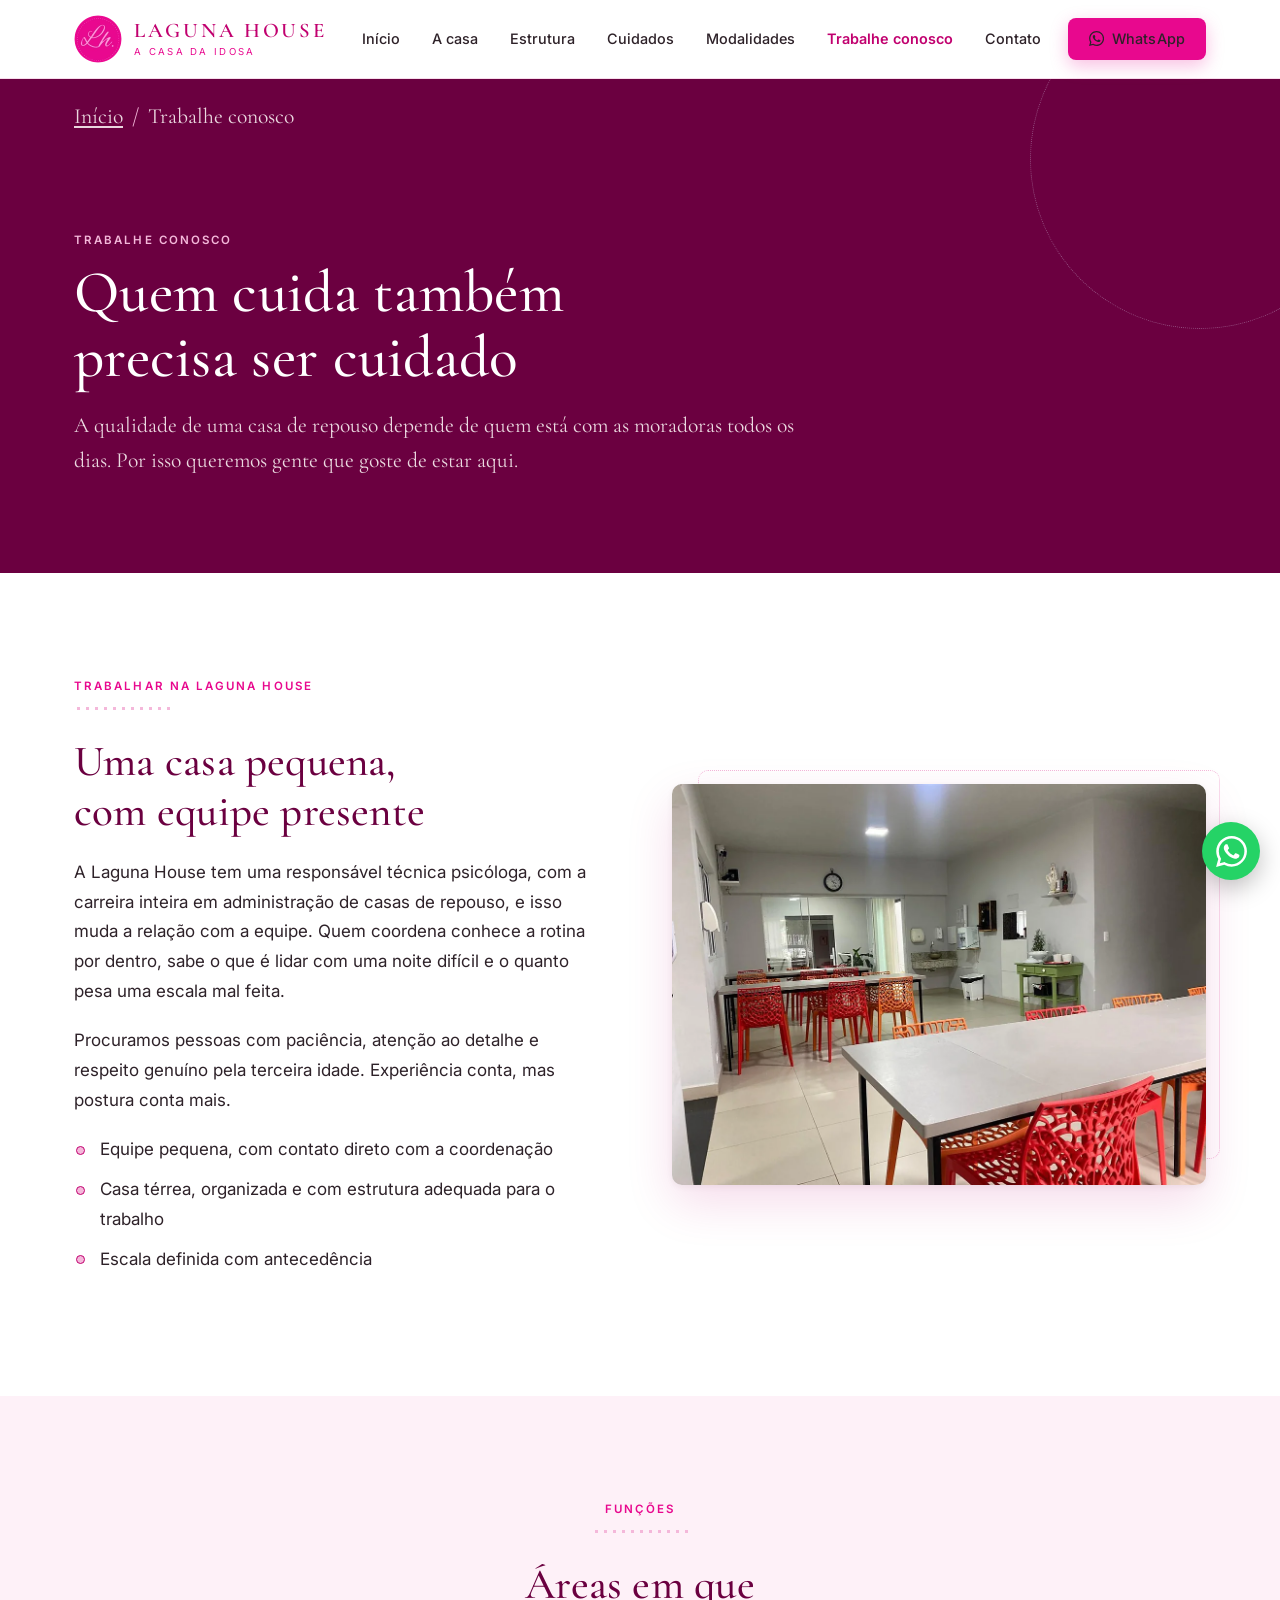
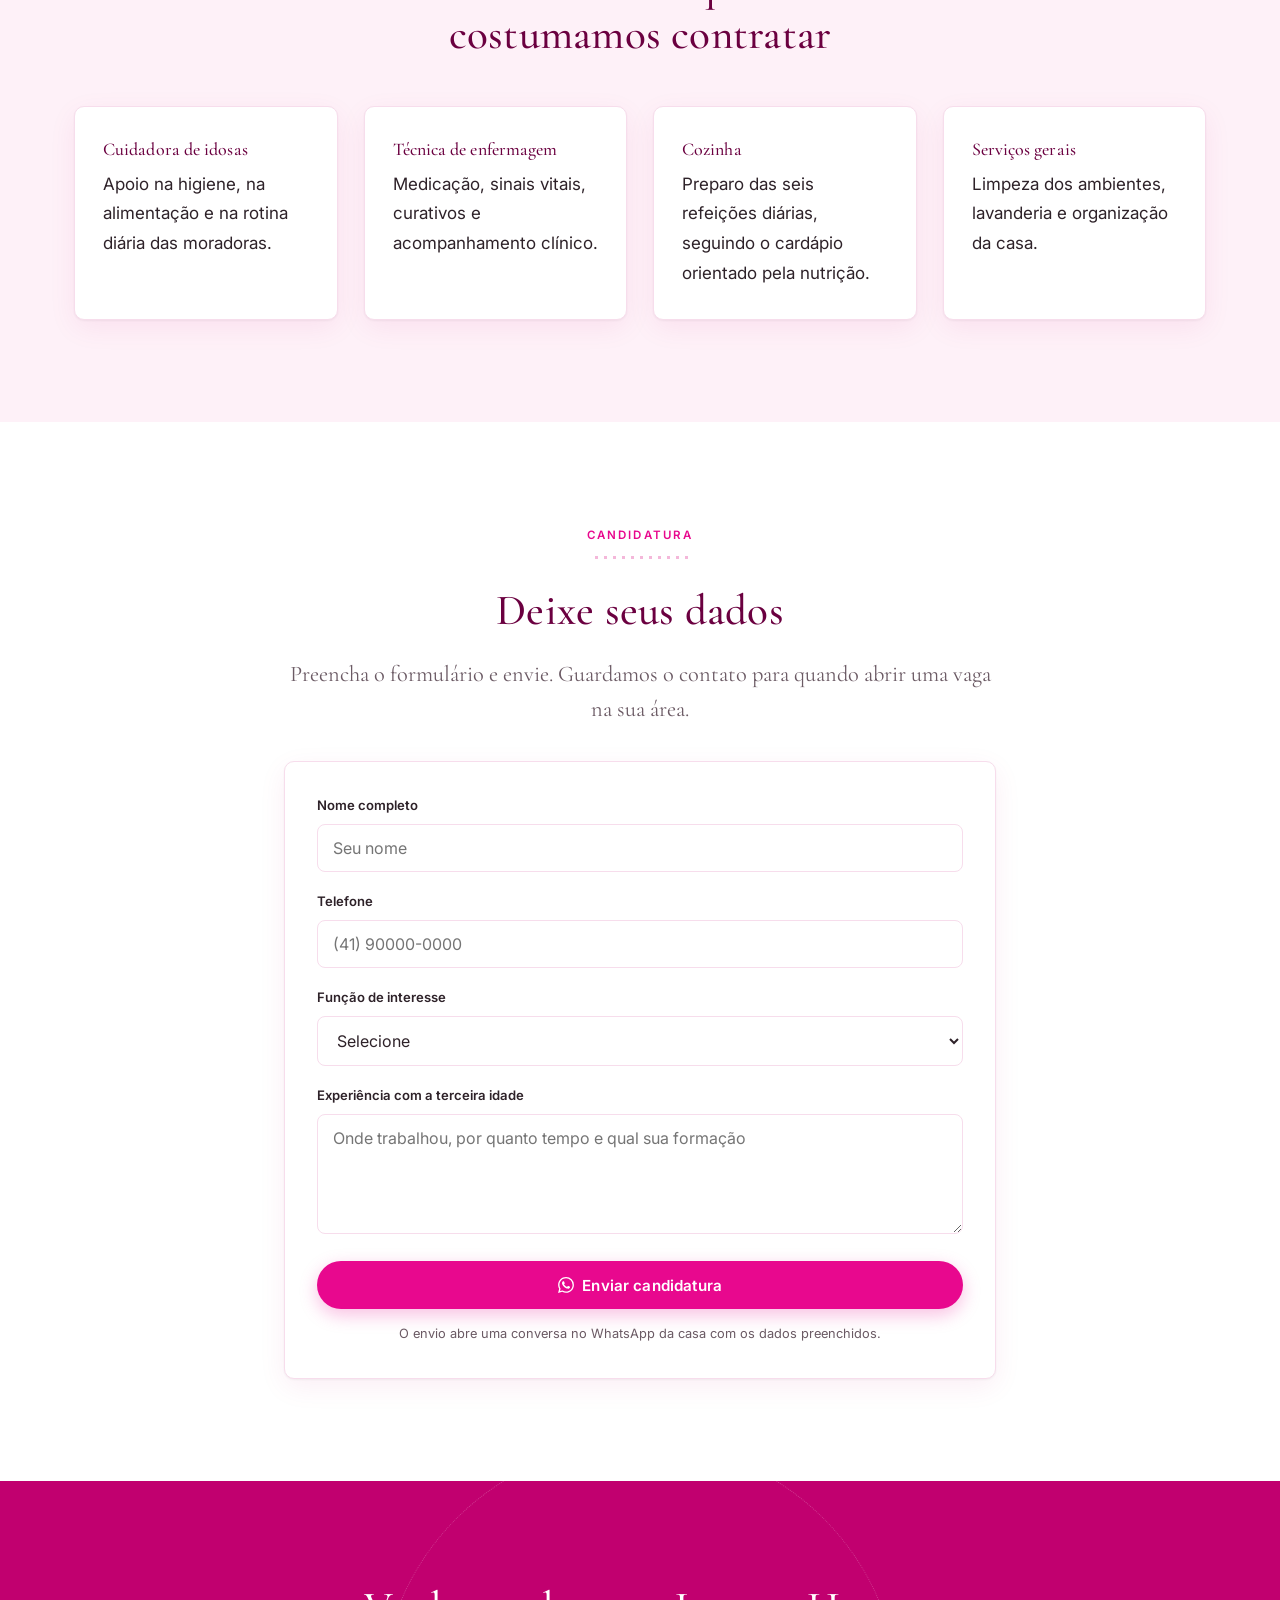
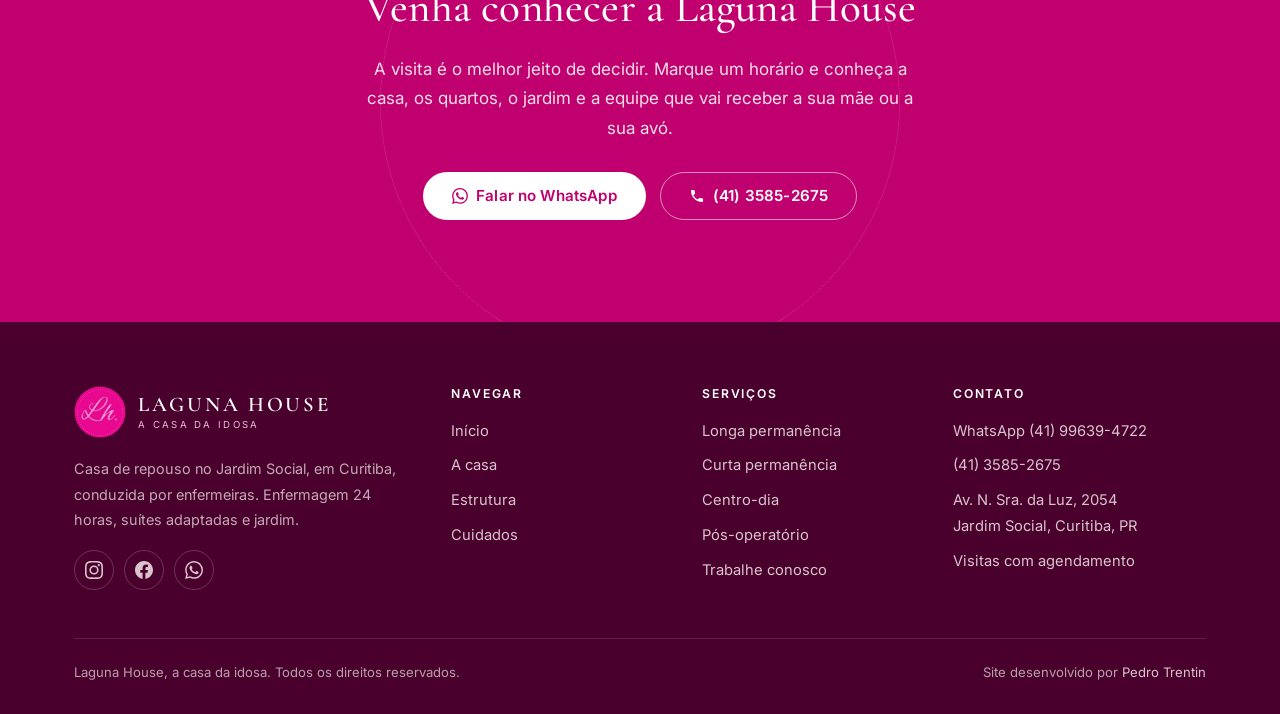
<file: trabalhe-conosco.html>
<!doctype html>
<html lang="pt-BR">
<head>
<meta charset="utf-8">
<meta name="viewport" content="width=device-width,initial-scale=1">
<title>Trabalhe conosco | Laguna House</title>
<meta name="description" content="Vagas e candidaturas para cuidadora de idosas, técnica de enfermagem, cozinha e serviços gerais na Laguna House, em Curitiba.">
<meta name="author" content="Laguna House">
<meta name="robots" content="index,follow">
<link rel="canonical" href="https://casaderepousolaguna.com.br/trabalhe-conosco.html">
<meta property="og:type" content="website">
<meta property="og:locale" content="pt_BR">
<meta property="og:site_name" content="Laguna House">
<meta property="og:title" content="Trabalhe conosco | Laguna House">
<meta property="og:description" content="Vagas e candidaturas para cuidadora de idosas, técnica de enfermagem, cozinha e serviços gerais na Laguna House, em Curitiba.">
<meta property="og:url" content="https://casaderepousolaguna.com.br/trabalhe-conosco.html">
<meta property="og:image" content="https://casaderepousolaguna.com.br/img/og-rosa.jpg">
<meta property="og:image:width" content="1200">
<meta property="og:image:height" content="630">
<meta name="twitter:card" content="summary_large_image">
<meta name="geo.region" content="BR-PR">
<meta name="geo.placename" content="Curitiba">
<meta name="theme-color" content="#82002D">
<link rel="icon" href="/favicon.ico" sizes="any"><link rel="apple-touch-icon" href="/img/apple-touch-icon-rosa.png">
<link rel="preconnect" href="https://fonts.googleapis.com">
<link rel="preconnect" href="https://fonts.gstatic.com" crossorigin>
<link href="https://fonts.googleapis.com/css2?family=Cormorant+Garamond:wght@400;500;600&family=Inter:wght@400;500;600&display=swap" rel="stylesheet">
<link rel="stylesheet" href="assets/site.css">
</head>
<body>
<a class="pular" href="#conteudo">Pular para o conteúdo</a>
<header class="topo">
  <div class="wrap topo-in">
    <a class="marca" href="index.html" aria-label="Laguna House, página inicial">
      <img src="img/selo-rosa-96.webp" alt="" width="48" height="48">
      <span class="marca-txt"><span class="marca-nome">Laguna House</span><span class="marca-sub">A casa da idosa</span></span>
    </a>
    <button class="menu-btn" aria-label="Abrir menu" aria-expanded="false" aria-controls="menu">
      <svg viewBox="0 0 24 24" aria-hidden="true"><path d="M3 6h18v2H3V6zm0 5h18v2H3v-2zm0 5h18v2H3v-2z"/></svg>
    </button>
    <nav class="nav" id="menu" aria-label="Menu principal">
      <a href="index.html" data-rota="index">Início</a>
      <a href="sobre.html" data-rota="sobre">A casa</a>
      <a href="estrutura.html" data-rota="estrutura">Estrutura</a>
      <a href="cuidados.html" data-rota="cuidados">Cuidados</a>
      <a href="modalidades.html" data-rota="modalidades">Modalidades</a>
      <a href="trabalhe-conosco.html" data-rota="trabalhe-conosco" class="ativo">Trabalhe conosco</a>
      <a href="contato.html" data-rota="contato">Contato</a>
      <a class="btn btn-primario" href="https://wa.me/5541996394722?text=Ol%C3%A1%21%20Vim%20pelo%20site%20e%20gostaria%20de%20informa%C3%A7%C3%B5es%20sobre%20a%20Laguna%20House." target="_blank" rel="noopener"><svg class="ico" viewBox="0 0 24 24" aria-hidden="true" focusable="false"><path d="M17.5 14.4c-.3-.15-1.76-.87-2.03-.97-.27-.1-.47-.15-.67.15-.2.3-.77.97-.94 1.16-.17.2-.35.22-.64.08-.3-.15-1.26-.47-2.4-1.48-.88-.79-1.48-1.76-1.65-2.06-.17-.3-.02-.46.13-.6.13-.14.3-.35.44-.53.15-.17.2-.3.3-.5.1-.19.05-.37-.02-.52-.08-.15-.67-1.61-.92-2.2-.24-.58-.49-.5-.67-.51h-.57c-.2 0-.52.07-.79.37-.27.3-1.04 1.02-1.04 2.48s1.07 2.87 1.21 3.07c.15.2 2.1 3.2 5.08 4.49.71.3 1.26.49 1.7.62.71.23 1.36.2 1.87.12.57-.09 1.75-.72 2-1.41.25-.7.25-1.29.18-1.42-.08-.12-.28-.2-.57-.34m-5.42 7.4a9.87 9.87 0 0 1-5.03-1.38l-.36-.21-3.74.98 1-3.65-.24-.37A9.86 9.86 0 0 1 2.2 11.9C2.2 6.45 6.63 2.02 12.08 2.02a9.82 9.82 0 0 1 6.99 2.9 9.83 9.83 0 0 1 2.89 6.99c0 5.45-4.44 9.88-9.88 9.88m8.41-18.3A11.82 11.82 0 0 0 12.08 0C5.52 0 .19 5.34.18 11.9c0 2.1.55 4.14 1.59 5.95L.08 24l6.3-1.65a11.88 11.88 0 0 0 5.69 1.45h.01c6.55 0 11.89-5.34 11.89-11.9a11.82 11.82 0 0 0-3.48-8.4z"/></svg> WhatsApp</a>
    </nav>
  </div>
</header><main id="conteudo"><section class="hero-int">
  <div class="wrap">
    <p class="trilha"><a href="index.html">Início</a> <span>/</span> Trabalhe conosco</p>
    <div class="hero-int-in">
      <span class="etiqueta">Trabalhe conosco</span>
      <h1>Quem cuida também precisa ser cuidado</h1>
      <p>A qualidade de uma casa de repouso depende de quem está com as moradoras todos os dias. Por isso queremos gente que goste de estar aqui.</p>
    </div>
  </div>
</section>

<section class="sec">
  <div class="wrap">
    <div class="duo">
      <div class="duo-txt">
        <span class="etiqueta">Trabalhar na Laguna House</span>
        <div class="fio"></div>
        <h2>Uma casa pequena, com equipe presente</h2>
        <p>A Laguna House tem uma responsável técnica psicóloga, com a carreira inteira em administração de casas de repouso, e isso muda a relação com a equipe. Quem coordena conhece a rotina por dentro, sabe o que é lidar com uma noite difícil e o quanto pesa uma escala mal feita.</p>
        <p>Procuramos pessoas com paciência, atenção ao detalhe e respeito genuíno pela terceira idade. Experiência conta, mas postura conta mais.</p>
        <ul class="lista">
          <li>Equipe pequena, com contato direto com a coordenação</li>
          <li>Casa térrea, organizada e com estrutura adequada para o trabalho</li>
          <li>Escala definida com antecedência</li>
        </ul>
        
      </div>
      <div class="moldura">
        <img src="img/refeitorio-card.webp" alt="Refeitório da Laguna House" loading="lazy" width="1100" height="825">
      </div>
    </div>
  </div>
</section>

<section class="sec sec-lilas">
  <div class="wrap">
    <div class="centro" style="max-width:620px;margin:0 auto 46px">
      <span class="etiqueta">Funções</span>
      <div class="fio"></div>
      <h2>Áreas em que costumamos contratar</h2>
    </div>
    <div class="grade g4">
      <article class="cartao"><h4>Cuidadora de idosas</h4><p>Apoio na higiene, na alimentação e na rotina diária das moradoras.</p></article>
      <article class="cartao"><h4>Técnica de enfermagem</h4><p>Medicação, sinais vitais, curativos e acompanhamento clínico.</p></article>
      <article class="cartao"><h4>Cozinha</h4><p>Preparo das seis refeições diárias, seguindo o cardápio orientado pela nutrição.</p></article>
      <article class="cartao"><h4>Serviços gerais</h4><p>Limpeza dos ambientes, lavanderia e organização da casa.</p></article>
    </div>
  </div>
</section>

<section class="sec">
  <div class="wrap-estreito">
    <div class="centro" style="margin-bottom:34px">
      <span class="etiqueta">Candidatura</span>
      <div class="fio"></div>
      <h2>Deixe seus dados</h2>
      <p class="chamada">Preencha o formulário e envie. Guardamos o contato para quando abrir uma vaga na sua área.</p>
    </div>
    <form class="form" data-zap="5541996394722" data-titulo="Candidatura pelo site da Laguna House">
      <div class="campo">
        <label for="t-nome">Nome completo</label>
        <input id="t-nome" name="nome" type="text" required placeholder="Seu nome">
      </div>
      <div class="campo">
        <label for="t-tel">Telefone</label>
        <input id="t-tel" name="telefone" type="tel" required placeholder="(41) 90000-0000">
      </div>
      <div class="campo">
        <label for="t-funcao">Função de interesse</label>
        <select id="t-funcao" name="funcao">
          <option value="">Selecione</option>
          <option>Cuidadora de idosas</option>
          <option>Técnica de enfermagem</option>
          <option>Cozinha</option>
          <option>Serviços gerais</option>
          <option>Outra</option>
        </select>
      </div>
      <div class="campo">
        <label for="t-exp">Experiência com a terceira idade</label>
        <textarea id="t-exp" name="experiencia" placeholder="Onde trabalhou, por quanto tempo e qual sua formação"></textarea>
      </div>
      <button class="btn btn-primario" type="submit"><svg class="ico" viewBox="0 0 24 24" aria-hidden="true" focusable="false"><path d="M17.5 14.4c-.3-.15-1.76-.87-2.03-.97-.27-.1-.47-.15-.67.15-.2.3-.77.97-.94 1.16-.17.2-.35.22-.64.08-.3-.15-1.26-.47-2.4-1.48-.88-.79-1.48-1.76-1.65-2.06-.17-.3-.02-.46.13-.6.13-.14.3-.35.44-.53.15-.17.2-.3.3-.5.1-.19.05-.37-.02-.52-.08-.15-.67-1.61-.92-2.2-.24-.58-.49-.5-.67-.51h-.57c-.2 0-.52.07-.79.37-.27.3-1.04 1.02-1.04 2.48s1.07 2.87 1.21 3.07c.15.2 2.1 3.2 5.08 4.49.71.3 1.26.49 1.7.62.71.23 1.36.2 1.87.12.57-.09 1.75-.72 2-1.41.25-.7.25-1.29.18-1.42-.08-.12-.28-.2-.57-.34m-5.42 7.4a9.87 9.87 0 0 1-5.03-1.38l-.36-.21-3.74.98 1-3.65-.24-.37A9.86 9.86 0 0 1 2.2 11.9C2.2 6.45 6.63 2.02 12.08 2.02a9.82 9.82 0 0 1 6.99 2.9 9.83 9.83 0 0 1 2.89 6.99c0 5.45-4.44 9.88-9.88 9.88m8.41-18.3A11.82 11.82 0 0 0 12.08 0C5.52 0 .19 5.34.18 11.9c0 2.1.55 4.14 1.59 5.95L.08 24l6.3-1.65a11.88 11.88 0 0 0 5.69 1.45h.01c6.55 0 11.89-5.34 11.89-11.9a11.82 11.82 0 0 0-3.48-8.4z"/></svg> Enviar candidatura</button>
      <p class="aviso-form">O envio abre uma conversa no WhatsApp da casa com os dados preenchidos.</p>
    </form>
  </div>
</section>

<section class="sec cta-final">
  <div class="wrap">
    <h2>Venha conhecer a Laguna House</h2>
    <p>A visita é o melhor jeito de decidir. Marque um horário e conheça a casa, os quartos, o jardim e a equipe que vai receber a sua mãe ou a sua avó.</p>
    <div class="btns centro" style="justify-content:center;margin-top:28px">
      <a class="btn btn-claro" href="https://wa.me/5541996394722?text=Ol%C3%A1%21%20Vim%20pelo%20site%20e%20gostaria%20de%20informa%C3%A7%C3%B5es%20sobre%20a%20Laguna%20House." target="_blank" rel="noopener"><svg class="ico" viewBox="0 0 24 24" aria-hidden="true" focusable="false"><path d="M17.5 14.4c-.3-.15-1.76-.87-2.03-.97-.27-.1-.47-.15-.67.15-.2.3-.77.97-.94 1.16-.17.2-.35.22-.64.08-.3-.15-1.26-.47-2.4-1.48-.88-.79-1.48-1.76-1.65-2.06-.17-.3-.02-.46.13-.6.13-.14.3-.35.44-.53.15-.17.2-.3.3-.5.1-.19.05-.37-.02-.52-.08-.15-.67-1.61-.92-2.2-.24-.58-.49-.5-.67-.51h-.57c-.2 0-.52.07-.79.37-.27.3-1.04 1.02-1.04 2.48s1.07 2.87 1.21 3.07c.15.2 2.1 3.2 5.08 4.49.71.3 1.26.49 1.7.62.71.23 1.36.2 1.87.12.57-.09 1.75-.72 2-1.41.25-.7.25-1.29.18-1.42-.08-.12-.28-.2-.57-.34m-5.42 7.4a9.87 9.87 0 0 1-5.03-1.38l-.36-.21-3.74.98 1-3.65-.24-.37A9.86 9.86 0 0 1 2.2 11.9C2.2 6.45 6.63 2.02 12.08 2.02a9.82 9.82 0 0 1 6.99 2.9 9.83 9.83 0 0 1 2.89 6.99c0 5.45-4.44 9.88-9.88 9.88m8.41-18.3A11.82 11.82 0 0 0 12.08 0C5.52 0 .19 5.34.18 11.9c0 2.1.55 4.14 1.59 5.95L.08 24l6.3-1.65a11.88 11.88 0 0 0 5.69 1.45h.01c6.55 0 11.89-5.34 11.89-11.9a11.82 11.82 0 0 0-3.48-8.4z"/></svg> Falar no WhatsApp</a>
      <a class="btn btn-vazado-claro" href="tel:+554135852675"><svg class="ico" viewBox="0 0 24 24" aria-hidden="true" focusable="false"><path d="M6.6 10.8a15.1 15.1 0 0 0 6.6 6.6l2.2-2.2c.3-.3.7-.4 1.1-.2 1.2.4 2.4.6 3.7.6.6 0 1 .4 1 1V20c0 .6-.4 1-1 1A17 17 0 0 1 3 4c0-.6.4-1 1-1h3.5c.6 0 1 .4 1 1 0 1.3.2 2.5.6 3.7.1.4 0 .8-.2 1.1l-2.3 2z"/></svg> (41) 3585-2675</a>
    </div>
  </div>
</section>
</main><footer class="rodape">
  <div class="wrap">
    <div class="rodape-grade">
      <div>
        <a class="marca" href="index.html">
          <img src="img/selo-rosa-96.webp" alt="" width="52" height="52">
          <span class="marca-txt"><span class="marca-nome">Laguna House</span><span class="marca-sub">A casa da idosa</span></span>
        </a>
        <p class="rodape-sobre">Casa de repouso no Jardim Social, em Curitiba, conduzida por enfermeiras. Enfermagem 24 horas, suítes adaptadas e jardim.</p>
        <div class="redes">
          <a href="https://www.instagram.com/lagunahousecasadaidosa" target="_blank" rel="noopener" aria-label="Instagram da Laguna House"><svg class="" viewBox="0 0 24 24" aria-hidden="true" focusable="false"><path d="M12 2.16c3.2 0 3.58.01 4.85.07 3.25.15 4.77 1.7 4.92 4.92.06 1.27.07 1.65.07 4.85 0 3.2-.01 3.58-.07 4.85-.15 3.23-1.66 4.77-4.92 4.92-1.27.06-1.64.07-4.85.07-3.2 0-3.58-.01-4.85-.07-3.26-.15-4.77-1.7-4.92-4.92-.06-1.27-.07-1.64-.07-4.85 0-3.2.01-3.58.07-4.85.15-3.23 1.66-4.77 4.92-4.92 1.27-.06 1.65-.07 4.85-.07zm0-2.16C8.74 0 8.33.01 7.05.07 2.7.27.28 2.69.07 7.05.01 8.33 0 8.74 0 12s.01 3.67.07 4.95c.2 4.36 2.62 6.78 6.98 6.98 1.28.06 1.69.07 4.95.07s3.67-.01 4.95-.07c4.35-.2 6.78-2.62 6.98-6.98.06-1.28.07-1.69.07-4.95s-.01-3.67-.07-4.95c-.2-4.35-2.62-6.78-6.98-6.98C15.67.01 15.26 0 12 0zm0 5.84a6.16 6.16 0 1 0 0 12.32 6.16 6.16 0 0 0 0-12.32zM12 16a4 4 0 1 1 0-8 4 4 0 0 1 0 8zm6.4-11.85a1.44 1.44 0 1 0 0 2.89 1.44 1.44 0 0 0 0-2.89z"/></svg></a>
          <a href="https://www.facebook.com/profile.php?id=61567400305772" target="_blank" rel="noopener" aria-label="Facebook da Laguna House"><svg class="" viewBox="0 0 24 24" aria-hidden="true" focusable="false"><path d="M24 12.07C24 5.44 18.63.07 12 .07S0 5.44 0 12.07c0 5.99 4.39 10.95 10.13 11.85v-8.38H7.08v-3.47h3.05V9.43c0-3.01 1.79-4.67 4.53-4.67 1.31 0 2.69.24 2.69.24v2.95h-1.52c-1.49 0-1.95.93-1.95 1.87v2.25h3.33l-.54 3.47h-2.8v8.38C19.61 23.02 24 18.06 24 12.07z"/></svg></a>
          <a href="https://wa.me/5541996394722?text=Ol%C3%A1%21%20Vim%20pelo%20site%20e%20gostaria%20de%20informa%C3%A7%C3%B5es%20sobre%20a%20Laguna%20House." target="_blank" rel="noopener" aria-label="WhatsApp da Laguna House"><svg class="" viewBox="0 0 24 24" aria-hidden="true" focusable="false"><path d="M17.5 14.4c-.3-.15-1.76-.87-2.03-.97-.27-.1-.47-.15-.67.15-.2.3-.77.97-.94 1.16-.17.2-.35.22-.64.08-.3-.15-1.26-.47-2.4-1.48-.88-.79-1.48-1.76-1.65-2.06-.17-.3-.02-.46.13-.6.13-.14.3-.35.44-.53.15-.17.2-.3.3-.5.1-.19.05-.37-.02-.52-.08-.15-.67-1.61-.92-2.2-.24-.58-.49-.5-.67-.51h-.57c-.2 0-.52.07-.79.37-.27.3-1.04 1.02-1.04 2.48s1.07 2.87 1.21 3.07c.15.2 2.1 3.2 5.08 4.49.71.3 1.26.49 1.7.62.71.23 1.36.2 1.87.12.57-.09 1.75-.72 2-1.41.25-.7.25-1.29.18-1.42-.08-.12-.28-.2-.57-.34m-5.42 7.4a9.87 9.87 0 0 1-5.03-1.38l-.36-.21-3.74.98 1-3.65-.24-.37A9.86 9.86 0 0 1 2.2 11.9C2.2 6.45 6.63 2.02 12.08 2.02a9.82 9.82 0 0 1 6.99 2.9 9.83 9.83 0 0 1 2.89 6.99c0 5.45-4.44 9.88-9.88 9.88m8.41-18.3A11.82 11.82 0 0 0 12.08 0C5.52 0 .19 5.34.18 11.9c0 2.1.55 4.14 1.59 5.95L.08 24l6.3-1.65a11.88 11.88 0 0 0 5.69 1.45h.01c6.55 0 11.89-5.34 11.89-11.9a11.82 11.82 0 0 0-3.48-8.4z"/></svg></a>
        </div>
      </div>
      <div>
        <h4>Navegar</h4>
        <ul>
          <li><a href="index.html">Início</a></li>
          <li><a href="sobre.html">A casa</a></li>
          <li><a href="estrutura.html">Estrutura</a></li>
          <li><a href="cuidados.html">Cuidados</a></li>
        </ul>
      </div>
      <div>
        <h4>Serviços</h4>
        <ul>
          <li><a href="modalidades.html">Longa permanência</a></li>
          <li><a href="modalidades.html">Curta permanência</a></li>
          <li><a href="modalidades.html">Centro-dia</a></li>
          <li><a href="modalidades.html">Pós-operatório</a></li>
          <li><a href="trabalhe-conosco.html">Trabalhe conosco</a></li>
        </ul>
      </div>
      <div>
        <h4>Contato</h4>
        <ul>
          <li><a href="https://wa.me/5541996394722?text=Ol%C3%A1%21%20Vim%20pelo%20site%20e%20gostaria%20de%20informa%C3%A7%C3%B5es%20sobre%20a%20Laguna%20House." target="_blank" rel="noopener">WhatsApp (41) 99639-4722</a></li>
          <li><a href="tel:+554135852675">(41) 3585-2675</a></li>
          <li><a href="https://www.google.com/maps/search/?api=1&query=Av.+Nossa+Senhora+da+Luz,+2054,+Jardim+Social,+Curitiba+PR" target="_blank" rel="noopener">Av. N. Sra. da Luz, 2054<br>Jardim Social, Curitiba, PR</a></li>
          <li>Visitas com agendamento</li>
        </ul>
      </div>
    </div>
    <div class="rodape-base">
      <span>Laguna House, a casa da idosa. Todos os direitos reservados.</span>
      <span>Site desenvolvido por <a href="https://www.instagram.com/ph.trentin" target="_blank" rel="noopener">Pedro Trentin</a></span>
    </div>
  </div>
</footer>
<a class="zap" href="https://wa.me/5541996394722?text=Ol%C3%A1%21%20Vim%20pelo%20site%20e%20gostaria%20de%20informa%C3%A7%C3%B5es%20sobre%20a%20Laguna%20House." target="_blank" rel="noopener" aria-label="Falar no WhatsApp"><svg class="" viewBox="0 0 24 24" aria-hidden="true" focusable="false"><path d="M17.5 14.4c-.3-.15-1.76-.87-2.03-.97-.27-.1-.47-.15-.67.15-.2.3-.77.97-.94 1.16-.17.2-.35.22-.64.08-.3-.15-1.26-.47-2.4-1.48-.88-.79-1.48-1.76-1.65-2.06-.17-.3-.02-.46.13-.6.13-.14.3-.35.44-.53.15-.17.2-.3.3-.5.1-.19.05-.37-.02-.52-.08-.15-.67-1.61-.92-2.2-.24-.58-.49-.5-.67-.51h-.57c-.2 0-.52.07-.79.37-.27.3-1.04 1.02-1.04 2.48s1.07 2.87 1.21 3.07c.15.2 2.1 3.2 5.08 4.49.71.3 1.26.49 1.7.62.71.23 1.36.2 1.87.12.57-.09 1.75-.72 2-1.41.25-.7.25-1.29.18-1.42-.08-.12-.28-.2-.57-.34m-5.42 7.4a9.87 9.87 0 0 1-5.03-1.38l-.36-.21-3.74.98 1-3.65-.24-.37A9.86 9.86 0 0 1 2.2 11.9C2.2 6.45 6.63 2.02 12.08 2.02a9.82 9.82 0 0 1 6.99 2.9 9.83 9.83 0 0 1 2.89 6.99c0 5.45-4.44 9.88-9.88 9.88m8.41-18.3A11.82 11.82 0 0 0 12.08 0C5.52 0 .19 5.34.18 11.9c0 2.1.55 4.14 1.59 5.95L.08 24l6.3-1.65a11.88 11.88 0 0 0 5.69 1.45h.01c6.55 0 11.89-5.34 11.89-11.9a11.82 11.82 0 0 0-3.48-8.4z"/></svg></a>
<script src="assets/site.js"></script></body></html>
</file>
<file: assets/site.css>
/* Laguna House, folha de estilo unica */

:root{
  --bordo:#82002D;
  --bordo-esc:#5C0020;
  --bordo-claro:#A83354;
  --lilas:#9470A6;
  --lilas-claro:#C9B4D2;
  --lilas-fundo:#F7F1F8;
  --creme:#FBF7F3;
  --branco:#FFFFFF;
  --tinta:#2B2430;
  --tinta-suave:#645A6D;
  --linha:#E6DCE8;
  --sombra:0 1px 2px rgba(43,36,48,.05), 0 8px 28px rgba(92,0,32,.06);
  --sombra-alta:0 2px 6px rgba(43,36,48,.06), 0 18px 48px rgba(92,0,32,.12);
  --raio:10px;
  --max:1180px;
  --serif:"Cormorant Garamond",Georgia,"Times New Roman",serif;
  --sans:"Inter",-apple-system,BlinkMacSystemFont,"Segoe UI",Roboto,Helvetica,Arial,sans-serif;
}

*,*::before,*::after{box-sizing:border-box}
html{scroll-behavior:smooth;-webkit-text-size-adjust:100%}
body{
  margin:0;background:var(--branco);color:var(--tinta);
  font-family:var(--sans);font-size:17px;line-height:1.75;
  font-weight:400;-webkit-font-smoothing:antialiased;
}
img{max-width:100%;height:auto;display:block}
a{color:var(--bordo);text-decoration:none}
a:hover{text-decoration:underline}
h1,h2,h3,h4{font-family:var(--serif);font-weight:500;color:var(--bordo-esc);margin:0 0 .5em;letter-spacing:.005em;text-wrap:balance}
h1{font-size:clamp(2.3rem,5.2vw,3.7rem);line-height:1.1}
h2{font-size:clamp(1.85rem,3.6vw,2.7rem);line-height:1.15}
h3{font-size:clamp(1.3rem,2.2vw,1.6rem);line-height:1.25}
h4{font-size:1.12rem;line-height:1.35}
p{margin:0 0 1.15em}
ul{margin:0 0 1.15em;padding-left:1.15em}
li{margin-bottom:.45em}
:focus-visible{outline:3px solid var(--lilas);outline-offset:3px;border-radius:4px}

.wrap{max-width:var(--max);margin:0 auto;padding:0 24px}
.wrap-estreito{max-width:760px;margin:0 auto;padding:0 24px}
.sec{padding:clamp(56px,8vw,104px) 0}
.sec-lilas{background:var(--lilas-fundo)}
.sec-creme{background:var(--creme)}
.sec-bordo{background:var(--bordo-esc);color:#F3E7EC}
.sec-bordo h2,.sec-bordo h3{color:#fff}
.sec-bordo a{color:#F0D3DC}
.centro{text-align:center}
.pular{position:absolute;left:-9999px}
.pular:focus{left:16px;top:16px;z-index:200;background:#fff;padding:12px 18px;border-radius:8px;box-shadow:var(--sombra-alta)}

/* etiqueta de seção */
.etiqueta{
  font-family:var(--sans);font-size:.72rem;font-weight:600;letter-spacing:.18em;
  text-transform:uppercase;color:var(--lilas);margin:0 0 .9em;display:block
}
.sec-bordo .etiqueta{color:var(--lilas-claro)}
.chamada{font-family:var(--serif);font-size:clamp(1.15rem,2vw,1.4rem);line-height:1.55;color:var(--tinta-suave)}
.sec-bordo .chamada{color:#E4D2DA}

/* fio pontilhado, eco do selo */
.fio{
  height:5px;width:96px;margin:0 0 26px;
  background-image:radial-gradient(circle,var(--lilas-claro) 1.6px,transparent 1.7px);
  background-size:9px 5px;background-repeat:repeat-x
}
.centro .fio{margin-left:auto;margin-right:auto}

/* ---------- botões ---------- */
.btn{
  display:inline-flex;align-items:center;gap:.55em;
  font-family:var(--sans);font-size:.95rem;font-weight:600;letter-spacing:.01em;
  padding:15px 28px;border-radius:999px;border:1.5px solid transparent;
  cursor:pointer;transition:.2s ease;text-decoration:none;line-height:1
}
.btn:hover{text-decoration:none;transform:translateY(-1px)}
.btn-primario{background:var(--bordo);color:#fff;box-shadow:0 6px 18px rgba(130,0,45,.22)}
.btn-primario:hover{background:var(--bordo-esc);color:#fff}
.btn-secundario{border-color:var(--lilas-claro);color:var(--bordo);background:rgba(255,255,255,.75)}
.btn-secundario:hover{border-color:var(--bordo);background:#fff}
.btn-claro{background:#fff;color:var(--bordo)}
.btn-claro:hover{background:#F7EEF1;color:var(--bordo-esc)}
.btn-vazado-claro{border-color:rgba(255,255,255,.55);color:#fff}
.btn-vazado-claro:hover{border-color:#fff;background:rgba(255,255,255,.1);color:#fff}
.btns{display:flex;flex-wrap:wrap;gap:14px}
.centro .btns{justify-content:center}
.ico{width:1.05em;height:1.05em;flex:none;fill:currentColor}

/* ---------- cabeçalho ---------- */
.topo{
  position:sticky;top:0;z-index:60;background:rgba(255,255,255,.94);
  backdrop-filter:blur(10px);border-bottom:1px solid var(--linha)
}
.topo-in{display:flex;align-items:center;gap:20px;min-height:78px}
.marca{display:flex;align-items:center;gap:12px;text-decoration:none}
.marca:hover{text-decoration:none}
.marca img{width:48px;height:48px;border-radius:50%;flex:none}
.marca-txt{display:flex;flex-direction:column;line-height:1}
.marca-nome{font-family:var(--serif);font-size:1.3rem;font-weight:600;letter-spacing:.13em;color:var(--bordo);text-transform:uppercase}
.marca-sub{font-family:var(--sans);font-size:.6rem;letter-spacing:.24em;text-transform:uppercase;color:var(--lilas);margin-top:5px}
.nav{margin-left:auto;display:flex;align-items:center;gap:6px}
.nav a{
  font-size:.9rem;font-weight:500;color:var(--tinta);padding:9px 13px;border-radius:8px;
  text-decoration:none;transition:.15s;white-space:nowrap
}
.nav a:hover{background:var(--lilas-fundo);color:var(--bordo);text-decoration:none}
.nav a.ativo{color:var(--bordo);font-weight:600}
.nav .btn{margin-left:8px;padding:12px 20px}
.menu-btn{
  display:none;margin-left:auto;background:none;border:1.5px solid var(--linha);
  border-radius:8px;padding:9px 11px;cursor:pointer;color:var(--bordo)
}
.menu-btn svg{width:22px;height:22px;display:block;fill:currentColor}

@media(max-width:1000px){
  .nav{
    position:fixed;inset:78px 0 auto;background:#fff;flex-direction:column;
    align-items:stretch;gap:0;padding:12px 24px 26px;border-bottom:1px solid var(--linha);
    box-shadow:var(--sombra-alta);display:none
  }
  .nav.aberto{display:flex}
  .nav a{padding:14px 4px;font-size:1.02rem;border-bottom:1px solid var(--linha);border-radius:0}
  .nav .btn{margin:16px 0 0;justify-content:center;border-bottom:none}
  .menu-btn{display:block}
}

/* ---------- hero ---------- */
.hero{position:relative;isolation:isolate;color:#fff;overflow:hidden}
.hero img.fundo{
  position:absolute;inset:0;width:100%;height:100%;object-fit:cover;z-index:-2
}
.hero::after{
  content:"";position:absolute;inset:0;z-index:-1;
  background:linear-gradient(105deg,rgba(70,0,24,.90) 0%,rgba(92,0,32,.78) 38%,rgba(92,0,32,.42) 70%,rgba(148,112,166,.30) 100%)
}
.hero-in{padding:clamp(80px,13vw,150px) 0 clamp(72px,11vw,130px);max-width:730px}
.hero h1{color:#fff;margin-bottom:.35em}
.hero .etiqueta{color:var(--lilas-claro)}
.hero p{font-family:var(--serif);font-size:clamp(1.2rem,2.3vw,1.5rem);line-height:1.55;color:#F0E3E8;max-width:600px}
.hero .btns{margin-top:34px}

.hero-int{background:var(--bordo-esc);color:#fff;position:relative;overflow:hidden}
.hero-int::before{
  content:"";position:absolute;right:-90px;top:-90px;width:340px;height:340px;border-radius:50%;
  border:1px dotted rgba(201,180,210,.45)
}
.hero-int-in{padding:clamp(56px,8vw,96px) 0;max-width:720px;position:relative}
.hero-int h1{color:#fff;margin-bottom:.3em}
.hero-int p{color:#EBD9E0;font-family:var(--serif);font-size:clamp(1.1rem,2vw,1.35rem);line-height:1.6;margin:0}
.hero-int .etiqueta{color:var(--lilas-claro)}

/* trilha */
.trilha{font-size:.82rem;color:#D8C2CC;padding:20px 0 0;position:relative}
.trilha a{color:#EAD6DE;text-decoration:underline;text-underline-offset:3px}
.trilha a:hover{color:#fff}
.trilha span{color:var(--lilas-claro);margin:0 4px}

/* ---------- grades e cartões ---------- */
.grade{display:grid;gap:26px}
.g2{grid-template-columns:repeat(2,1fr)}
.g3{grid-template-columns:repeat(3,1fr)}
.g4{grid-template-columns:repeat(4,1fr)}
@media(max-width:900px){.g3,.g4{grid-template-columns:repeat(2,1fr)}}
@media(max-width:620px){.g2,.g3,.g4{grid-template-columns:1fr}}

/* grade que centraliza a ultima linha, para conjuntos de numero impar */
.grade.fluida{display:flex;flex-wrap:wrap;justify-content:center}
.grade.fluida>*{flex:1 1 210px;max-width:272px;height:auto;align-self:stretch}
@media(max-width:620px){.grade.fluida>*{flex-basis:100%;max-width:none}}
/* cartao solitario na ultima linha de uma grade de duas colunas */
@media(min-width:621px){
  .grade.g2>:last-child:nth-child(odd){grid-column:1/-1;width:calc(50% - 13px);margin-inline:auto}
}

.cartao{
  background:#fff;border:1px solid var(--linha);border-radius:var(--raio);
  padding:30px 28px;box-shadow:var(--sombra);transition:.22s ease;height:100%
}
.cartao:hover{box-shadow:var(--sombra-alta);transform:translateY(-2px)}
.cartao h3{margin-bottom:.35em}
.cartao p:last-child{margin-bottom:0}
.cartao-selo{
  width:46px;height:46px;border-radius:50%;background:var(--lilas-fundo);
  display:flex;align-items:center;justify-content:center;margin-bottom:18px;
  border:1px dotted var(--lilas-claro)
}
.cartao-selo svg{width:23px;height:23px;fill:var(--bordo)}
.sec-lilas .cartao{background:#fff}

.cartao-foto{
  background:#fff;border:1px solid var(--linha);border-radius:var(--raio);overflow:hidden;
  box-shadow:var(--sombra);display:flex;flex-direction:column;transition:.22s ease
}
.cartao-foto:hover{box-shadow:var(--sombra-alta);transform:translateY(-2px)}
.cartao-foto img{aspect-ratio:4/3;object-fit:cover;width:100%}
.cartao-foto .corpo{padding:26px 26px 30px;flex:1;display:flex;flex-direction:column}
.cartao-foto .corpo p:last-of-type{margin-bottom:0}
.cartao-foto .lista{margin-top:14px}
.cartao-foto .rodape-cartao{margin-top:auto;padding-top:20px}

/* lista com marcador próprio */
.lista{list-style:none;padding:0;margin:0 0 1.15em}
.lista li{position:relative;padding-left:26px;margin-bottom:.6em}
.lista li::before{
  content:"";position:absolute;left:2px;top:.62em;width:9px;height:9px;border-radius:50%;
  background:var(--lilas-claro);border:1.5px solid var(--bordo);box-sizing:border-box
}
.sec-bordo .lista li::before{background:transparent;border-color:var(--lilas-claro)}

/* ---------- bloco foto + texto ---------- */
.duo{display:grid;grid-template-columns:1fr 1fr;gap:clamp(32px,5vw,64px);align-items:center}
.duo.inverso .duo-txt{order:2}
@media(max-width:860px){.duo{grid-template-columns:1fr}.duo.inverso .duo-txt{order:0}}
.duo-txt p:last-child{margin-bottom:0}
.moldura{position:relative}
.moldura img{border-radius:var(--raio);box-shadow:var(--sombra-alta);width:100%}
.moldura::before{
  content:"";position:absolute;inset:-14px -14px 26px 26px;border:1px dotted var(--lilas-claro);
  border-radius:var(--raio);z-index:-1
}
.arco img{border-radius:220px 220px var(--raio) var(--raio)}
.arco::before{border-radius:220px 220px var(--raio) var(--raio)}

/* ---------- destaques em faixa ---------- */
.faixa{background:var(--bordo-esc);color:#fff}
.faixa .grade{gap:0}
.faixa .item{padding:34px 26px;border-right:1px solid rgba(255,255,255,.14);text-align:center}
.faixa .item:last-child{border-right:none}
.faixa .item svg{width:28px;height:28px;fill:var(--lilas-claro);margin-bottom:12px}
.faixa .item strong{display:block;font-family:var(--serif);font-size:1.28rem;font-weight:500;color:#fff;margin-bottom:4px}
.faixa .item span{font-size:.88rem;color:#DCC7D1;line-height:1.5;display:block}
@media(max-width:900px){.faixa .item:nth-child(2){border-right:none}.faixa .item{border-bottom:1px solid rgba(255,255,255,.14)}}
@media(max-width:620px){.faixa .item{border-right:none}}

/* ---------- galeria ---------- */
.galeria{display:grid;grid-template-columns:repeat(3,1fr);gap:14px}
.galeria figure{margin:0;position:relative;overflow:hidden;border-radius:var(--raio);cursor:zoom-in;background:var(--lilas-fundo)}
.galeria img{width:100%;height:100%;object-fit:cover;transition:transform .5s ease}
.galeria figure:hover img{transform:scale(1.04)}
.galeria figcaption{
  position:absolute;left:0;right:0;bottom:0;padding:30px 16px 13px;color:#fff;font-size:.85rem;
  background:linear-gradient(transparent,rgba(45,0,16,.78));opacity:0;transition:.25s
}
.galeria figure:hover figcaption,.galeria figure:focus-within figcaption{opacity:1}
.galeria figure img{aspect-ratio:4/3}
.g-destaque{grid-column:span 2;grid-row:span 2}
.g-destaque img{aspect-ratio:auto;height:100%}
@media(max-width:760px){
  .galeria{grid-template-columns:repeat(2,1fr);gap:10px}
  .g-destaque{grid-column:span 2;grid-row:span 1}
  .g-destaque img{aspect-ratio:16/10}
}
@media(max-width:430px){
  .galeria{grid-template-columns:1fr}
  .g-destaque{grid-column:span 1}
}

/* lightbox */
.lb{position:fixed;inset:0;background:rgba(35,0,14,.94);z-index:120;display:none;align-items:center;justify-content:center;padding:24px}
.lb.on{display:flex}
.lb img{max-width:min(1100px,94vw);max-height:84vh;border-radius:8px;object-fit:contain}
.lb-txt{position:absolute;bottom:26px;left:0;right:0;text-align:center;color:#F0DDE4;font-size:.92rem;padding:0 24px}
.lb button{position:absolute;background:rgba(255,255,255,.12);border:none;color:#fff;width:50px;height:50px;border-radius:50%;cursor:pointer;font-size:1.5rem;line-height:1;display:flex;align-items:center;justify-content:center}
.lb button:hover{background:rgba(255,255,255,.25)}
.lb .fechar{top:22px;right:22px}
.lb .ant{left:22px;top:50%;transform:translateY(-50%)}
.lb .prox{right:22px;top:50%;transform:translateY(-50%)}
@media(max-width:620px){.lb .ant{left:10px}.lb .prox{right:10px}}

/* ---------- citação ---------- */
.citacao{
  display:flex;flex-direction:column;text-align:left;text-decoration:none;color:var(--tinta);
  background:#fff;border:1px solid var(--linha);border-left:3px solid var(--bordo);
  border-radius:var(--raio);padding:30px 30px 26px;box-shadow:var(--sombra);height:100%;
  transition:.22s ease
}
.citacao:hover{text-decoration:none;box-shadow:var(--sombra-alta);transform:translateY(-2px);border-left-color:var(--lilas)}
.citacao p{font-family:var(--serif);font-size:1.1rem;line-height:1.6;color:var(--tinta);margin-bottom:20px}
.citacao .autor{margin-top:auto;font-size:.88rem;color:var(--bordo);font-weight:600;line-height:1.4}
.citacao .autor span{display:block;font-size:.76rem;color:var(--tinta-suave);font-weight:500;margin-top:2px}
.estrelas{color:#D9A441;letter-spacing:.12em;font-size:1rem;margin-bottom:12px}
.nota-google{
  display:inline-flex;align-items:center;gap:14px;background:#fff;border:1px solid var(--linha);
  border-radius:999px;padding:12px 26px;box-shadow:var(--sombra);font-size:.95rem;
  text-decoration:none;transition:.2s ease;text-align:left
}
.nota-google:hover{text-decoration:none;box-shadow:var(--sombra-alta);border-color:var(--lilas-claro)}
.nota-google strong{font-family:var(--serif);font-size:1.7rem;color:var(--bordo);line-height:1}
.nota-google .estrelas{margin:0}
.nota-total{color:var(--tinta-suave);font-size:.82rem}

/* ---------- contato ---------- */
.linhas-contato{list-style:none;padding:0;margin:0}
.linhas-contato li{display:flex;gap:16px;padding:18px 0;border-bottom:1px solid var(--linha);margin:0}
.linhas-contato li:last-child{border-bottom:none}
.linhas-contato svg{width:21px;height:21px;fill:var(--bordo);flex:none;margin-top:4px}
.linhas-contato strong{display:block;font-size:.78rem;letter-spacing:.13em;text-transform:uppercase;color:var(--lilas);font-weight:600;margin-bottom:3px}
.linhas-contato a{color:var(--tinta);font-weight:500}
.linhas-contato a:hover{color:var(--bordo)}

.form{background:#fff;border:1px solid var(--linha);border-radius:var(--raio);padding:32px;box-shadow:var(--sombra)}
.campo{margin-bottom:18px}
.campo label{display:block;font-size:.82rem;font-weight:600;color:var(--tinta);margin-bottom:7px}
.campo input,.campo select,.campo textarea{
  width:100%;padding:13px 15px;border:1.5px solid var(--linha);border-radius:8px;
  font-family:var(--sans);font-size:1rem;color:var(--tinta);background:#fff;transition:.15s
}
.campo textarea{min-height:120px;resize:vertical}
.campo input:focus,.campo select:focus,.campo textarea:focus{border-color:var(--lilas);outline:none}
.form .btn{width:100%;justify-content:center}
.aviso-form{font-size:.8rem;color:var(--tinta-suave);margin:14px 0 0;text-align:center}
.mapa{border:0;width:100%;height:400px;border-radius:var(--raio);filter:grayscale(.15)}
.mapa-alt{
  background:var(--lilas-fundo);border:1px dashed var(--lilas-claro);border-radius:var(--raio);
  padding:46px 30px;text-align:center;color:var(--tinta-suave)
}

/* ---------- faq ---------- */
.faq{border-top:1px solid var(--linha)}
.faq details{border-bottom:1px solid var(--linha);padding:6px 0}
.faq summary{
  cursor:pointer;list-style:none;padding:18px 40px 18px 0;position:relative;
  font-family:var(--serif);font-size:1.22rem;color:var(--bordo-esc);font-weight:500
}
.faq summary::-webkit-details-marker{display:none}
.faq summary::after{
  content:"+";position:absolute;right:6px;top:16px;font-family:var(--sans);font-size:1.5rem;
  color:var(--lilas);font-weight:300;transition:.2s
}
.faq details[open] summary::after{transform:rotate(45deg)}
.faq details p{margin:0 0 18px;color:var(--tinta-suave);padding-right:40px}

/* ---------- chamada final ---------- */
.cta-final{background:var(--bordo);color:#fff;text-align:center;position:relative;overflow:hidden}
.cta-final::before{
  content:"";position:absolute;left:50%;top:50%;width:520px;height:520px;transform:translate(-50%,-50%);
  border-radius:50%;border:1px dotted rgba(255,255,255,.22)
}
.cta-final .wrap{position:relative}
.cta-final h2{color:#fff}
.cta-final p{color:#F2DFE5;max-width:560px;margin-left:auto;margin-right:auto}

/* ---------- rodapé ---------- */
.rodape{background:#3B0016;color:#D9C3CC;padding:64px 0 30px;font-size:.92rem}
.rodape h4{color:#fff;font-family:var(--sans);font-size:.76rem;letter-spacing:.15em;text-transform:uppercase;margin-bottom:16px;font-weight:600}
.rodape a{color:#D9C3CC}
.rodape a:hover{color:#fff}
.rodape-grade{display:grid;grid-template-columns:1.6fr 1fr 1fr 1.2fr;gap:40px}
@media(max-width:860px){.rodape-grade{grid-template-columns:1fr 1fr;gap:34px}}
@media(max-width:520px){.rodape-grade{grid-template-columns:1fr}}
.rodape ul{list-style:none;padding:0;margin:0}
.rodape li{margin-bottom:9px}
.rodape .marca-nome{color:#fff}
.rodape .marca-sub{color:var(--lilas-claro)}
.rodape .marca img{width:52px;height:52px}
.rodape-sobre{margin-top:18px;max-width:330px;color:#C4A9B4;font-size:.9rem}
.rodape-base{
  border-top:1px solid rgba(255,255,255,.12);margin-top:46px;padding-top:22px;
  display:flex;flex-wrap:wrap;gap:12px;justify-content:space-between;font-size:.82rem;color:#B9A0AB
}
.redes{display:flex;gap:10px;margin-top:18px}
.redes a{
  width:40px;height:40px;border-radius:50%;border:1px solid rgba(255,255,255,.2);
  display:flex;align-items:center;justify-content:center
}
.redes a:hover{background:rgba(255,255,255,.1)}
.redes svg{width:18px;height:18px;fill:currentColor}

/* botão flutuante whatsapp */
.zap{
  position:fixed;right:20px;bottom:20px;z-index:70;width:58px;height:58px;border-radius:50%;
  background:#25D366;display:flex;align-items:center;justify-content:center;
  box-shadow:0 8px 24px rgba(0,0,0,.25);transition:.2s
}
.zap:hover{transform:scale(1.06)}
.zap svg{width:31px;height:31px;fill:#fff}

/* ---------- modo revisão ---------- */
.rev{
  background:#FFF6E5;border:1px dashed #D9A441;border-left:4px solid #D9A441;border-radius:8px;
  padding:14px 18px;margin:20px 0;font-size:.87rem;color:#6B4E12;line-height:1.6;display:none
}
.rev strong{color:#8A6410}
body.revisao .rev{display:block}
#revBotao{
  position:fixed;left:20px;bottom:20px;z-index:70;background:#D9A441;color:#3D2A00;border:none;
  border-radius:999px;padding:11px 20px;font-family:var(--sans);font-size:.8rem;font-weight:600;
  cursor:pointer;box-shadow:0 6px 18px rgba(0,0,0,.2);display:none
}
body.revisao #revBotao{display:block}

@media (prefers-reduced-motion: reduce){
  *,*::before,*::after{animation-duration:.01ms!important;animation-iteration-count:1!important;transition-duration:.01ms!important}
  html{scroll-behavior:auto}
  .galeria figure:hover img{transform:none}
  .btn:hover,.cartao:hover,.cartao-foto:hover{transform:none}
}
@media print{.topo,.zap,#revBotao,.rev{display:none!important}}

/* Paleta rosa, pedida pela direção da casa em 28/08/2026.
   O rosa vivo #E8088E é o do cartão de visita deles.
   Para texto, link e botão entra o #C1006F, que é o mesmo rosa
   um passo mais fechado, porque o vivo não tem contraste
   suficiente para leitura corrida. */

:root{
  --bordo:#C1006F;        /* texto, links, botões */
  --bordo-esc:#6B0040;    /* seções escuras e títulos */
  --bordo-claro:#E8088E;  /* rosa da marca, detalhes */
  --lilas:#B0629B;        /* etiquetas e apoio */
  --lilas-claro:#F4B8DA;  /* pontilhados e marcadores */
  --lilas-fundo:#FEF1F8;  /* faixa clara */
  --creme:#FDF6F2;
  --tinta:#2E2229;
  --tinta-suave:#6B5A64;
  --linha:#F7DDEC;
  --sombra:0 1px 2px rgba(46,34,41,.05), 0 8px 28px rgba(193,0,111,.07);
  --sombra-alta:0 2px 6px rgba(46,34,41,.06), 0 18px 48px rgba(193,0,111,.14);
}

.btn-primario{background:var(--bordo-claro);box-shadow:0 6px 18px rgba(232,8,142,.26)}
.btn-primario:hover{background:var(--bordo)}
.hero::after{
  background:linear-gradient(105deg,rgba(74,0,44,.94) 0%,rgba(88,0,52,.84) 38%,rgba(107,0,64,.44) 72%,rgba(232,8,142,.22) 100%)
}
.faixa{background:var(--bordo-esc)}
.cta-final{background:var(--bordo)}
.rodape{background:#4A002C}
.marca-sub{color:var(--bordo-claro)}
.etiqueta{color:var(--bordo-claro)}
.nota-google strong{color:var(--bordo)}
</file>
